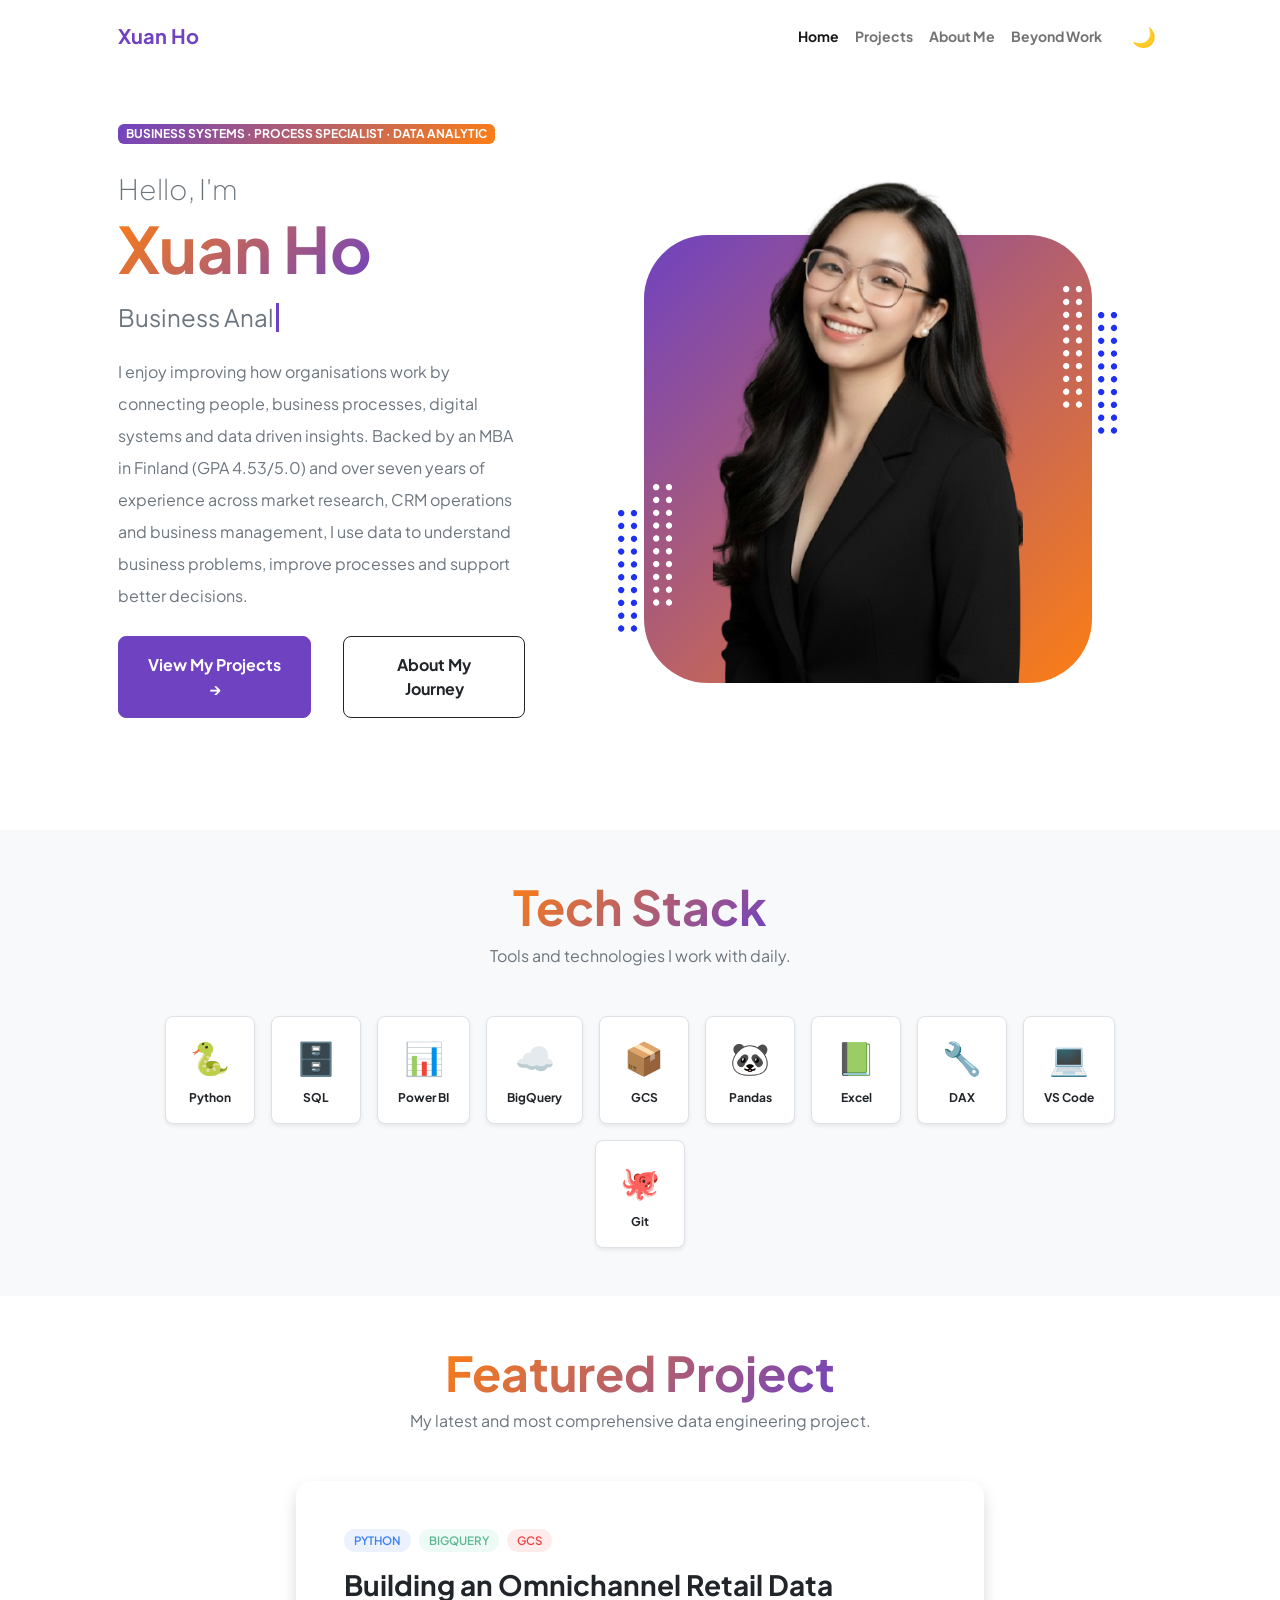
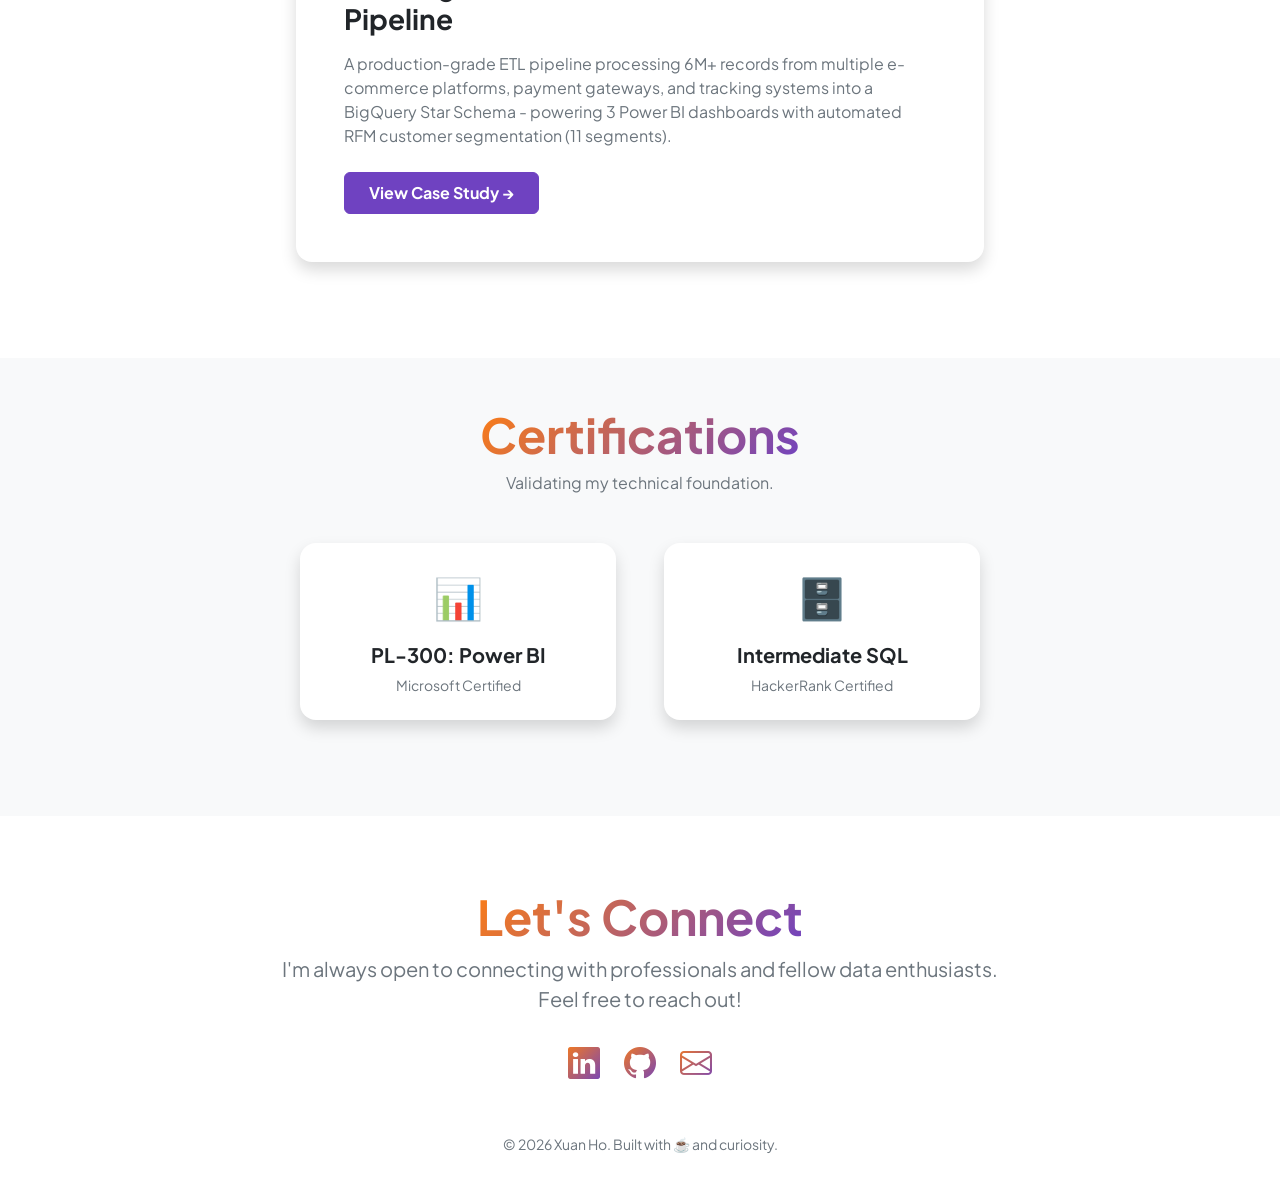
<file: index.html>
<!DOCTYPE html>
<html lang="en">

<head>
    <meta charset="utf-8" />
    <meta name="viewport" content="width=device-width, initial-scale=1, shrink-to-fit=no" />
    <meta name="description"
        content="Xuan Ho (Susan Ho) - Data Analyst specializing in ETL pipelines, Power BI dashboards, and SQL analytics. Based in Helsinki, Finland." />
    <title>Xuan Ho - Data Analyst Portfolio</title>
    <!-- Open Graph / LinkedIn / Facebook -->
    <meta property="og:type" content="website">
    <meta property="og:url" content="https://hothanhxuan.github.io/">
    <meta property="og:title" content="Xuan Ho - Data Analyst Portfolio">
    <meta property="og:description"
        content="Xuan Ho (Susan Ho) - Data Analyst specializing in ETL pipelines, Power BI dashboards, and SQL analytics. Based in Helsinki, Finland.">
    <meta property="og:image" content="https://hothanhxuan.github.io/assets/images/og-cover.png">

    <!-- Twitter -->
    <meta property="twitter:card" content="summary_large_image">
    <meta property="twitter:url" content="https://hothanhxuan.github.io/">
    <meta property="twitter:title" content="Xuan Ho - Data Analyst Portfolio">
    <meta property="twitter:description"
        content="Xuan Ho (Susan Ho) - Data Analyst specializing in ETL pipelines, Power BI dashboards, and SQL analytics. Based in Helsinki, Finland.">
    <meta property="twitter:image" content="https://hothanhxuan.github.io/assets/images/og-cover.png">
    <!-- Favicon-->

    <!-- Custom Google font-->
    <link rel="preconnect" href="https://fonts.googleapis.com" />
    <link rel="preconnect" href="https://fonts.gstatic.com" crossorigin />
    <link
        href="https://fonts.googleapis.com/css2?family=Plus+Jakarta+Sans:wght@100;200;300;400;500;600;700;800;900&amp;display=swap"
        rel="stylesheet" />
    <!-- Bootstrap icons-->
    <link href="https://cdn.jsdelivr.net/npm/bootstrap-icons@1.8.1/font/bootstrap-icons.css" rel="stylesheet" />
    <!-- Bootstrap CSS -->
    <link href="https://cdn.jsdelivr.net/npm/bootstrap@5.2.3/dist/css/bootstrap.min.css" rel="stylesheet" />
    <!-- Core theme CSS -->
    <link href="css/style.css" rel="stylesheet" />
    <link rel="icon"
        href="data:image/svg+xml,<svg xmlns=%22http://www.w3.org/2000/svg%22 viewBox=%220 0 100 100%22><text y=%22.9em%22 font-size=%2290%22>🌸</text></svg>">
</head>

<body class="d-flex flex-column h-100">
    <main class="flex-shrink-0">
        <!-- Navigation-->
        <nav class="navbar navbar-expand-lg navbar-light bg-white py-3">
            <div class="container px-5">
                <a class="navbar-brand" href="index.html"><span class="fw-bolder text-primary">Xuan Ho</span></a>
                <div class="d-flex align-items-center gap-2 d-lg-none">
                    <button class="theme-toggle" id="theme-toggle-mobile" aria-label="Toggle theme"
                        style="width: 32px; height: 32px; border: 1px solid var(--border); border-radius: 50%; background: var(--surface);">
                        <span class="theme-icon" style="font-size: 0.9rem;">🌙</span>
                    </button>
                    <button class="navbar-toggler" type="button" data-bs-toggle="collapse"
                        data-bs-target="#navbarSupportedContent" aria-controls="navbarSupportedContent"
                        aria-expanded="false" aria-label="Toggle navigation"><span
                            class="navbar-toggler-icon"></span></button>
                </div>
                <div class="collapse navbar-collapse" id="navbarSupportedContent">
                    <ul class="navbar-nav ms-auto mb-2 mb-lg-0 small fw-bolder align-items-lg-center">
                        <li class="nav-item"><a class="nav-link active" href="index.html">Home</a></li>
                        <li class="nav-item"><a class="nav-link" href="projects.html">Projects</a></li>
                        <li class="nav-item"><a class="nav-link" href="resume.html">About Me</a></li>
                        <li class="nav-item"><a class="nav-link" href="beyond.html">Beyond Work</a></li>
                        <li class="nav-item ms-lg-3 mt-2 mt-lg-0 d-none d-lg-block">
                            <button class="theme-toggle" id="theme-toggle" aria-label="Toggle theme">
                                <span class="theme-icon">🌙</span>
                            </button>
                        </li>
                    </ul>
                </div>
            </div>
        </nav>

        <!-- Header-->
        <header class="py-5">
            <div class="container px-5 pb-5">
                <div class="row gx-5 align-items-center">
                    <div class="col-lg-5">
                        <!-- Header text content-->
                        <div class="text-center text-lg-start">
                            <div class="badge bg-gradient-primary-to-secondary text-white mb-4">
                                <div class="text-uppercase">Business Systems &middot; Process Specialist &middot;
                                    Data Analytic</div>
                            </div>
                            <div class="fs-3 fw-light text-muted">Hello, I'm</div>
                            <h1 class="display-3 fw-bolder mb-3"><span class="text-gradient d-inline">Xuan Ho</span>
                            </h1>
                            <h2 class="fs-4 fw-normal text-muted mb-4">
                                <span id="typing-text"></span><span class="typing-cursor"></span>
                            </h2>

                            <p class="text-muted mb-4 fw-normal lh-lg" style="font-size: 1.0rem;">
                                I enjoy improving how organisations work by connecting people, business processes,
                                digital systems and data driven insights. Backed by an MBA in Finland (GPA 4.53/5.0) and
                                over seven years of experience across market research, CRM operations and business
                                management, I use data to understand business problems, improve processes and support
                                better decisions.
                            </p>
                            <div class="d-grid gap-3 d-sm-flex justify-content-sm-center justify-content-lg-start mb-3">
                                <a class="btn btn-primary btn-lg px-4 py-3 me-sm-3 fs-6 fw-bolder"
                                    href="projects.html">View My Projects →</a>
                                <a class="btn btn-outline-dark btn-lg px-4 py-3 fs-6 fw-bolder" href="resume.html">About
                                    My Journey</a>
                            </div>
                        </div>
                    </div>
                    <div class="col-lg-7">
                        <div class="d-flex justify-content-center mt-5 mt-lg-0">
                            <div class="profile bg-gradient-primary-to-secondary">
                                <!-- TIP: For best results, use a photo with a transparent background like the demo example below-->
                                <!-- Watch a tutorial on how to do this on YouTube (link)-->
                                <img class="profile-img" src="assets/images/profile.png" alt="Xuan Ho" />
                                <div class="dots-1">
                                    <!-- SVG Dots-->
                                    <svg version="1.1" xmlns="http://www.w3.org/2000/svg"
                                        xmlns:xlink="http://www.w3.org/1999/xlink" x="0px" y="0px"
                                        viewBox="0 0 191.6 1215.4" style="enable-background: new 0 0 191.6 1215.4"
                                        xml:space="preserve">
                                        <g transform="translate(0.000000,1280.000000) scale(0.100000,-0.100000)">
                                            <path
                                                d="M227.7,12788.6c-105-35-200-141-222-248c-43-206,163-412,369-369c155,32,275,190,260,339c-11,105-90,213-190,262        C383.7,12801.6,289.7,12808.6,227.7,12788.6z">
                                            </path>
                                            <path
                                                d="M1507.7,12788.6c-151-50-253-216-222-362c25-119,136-230,254-255c194-41,395,142,375,339c-11,105-90,213-190,262        C1663.7,12801.6,1569.7,12808.6,1507.7,12788.6z">
                                            </path>
                                            <path
                                                d="M227.7,11508.6c-105-35-200-141-222-248c-43-206,163-412,369-369c155,32,275,190,260,339c-11,105-90,213-190,262        C383.7,11521.6,289.7,11528.6,227.7,11508.6z">
                                            </path>
                                            <path
                                                d="M1507.7,11508.6c-151-50-253-216-222-362c25-119,136-230,254-255c194-41,395,142,375,339c-11,105-90,213-190,262        C1663.7,11521.6,1569.7,11528.6,1507.7,11508.6z">
                                            </path>
                                            <path
                                                d="M227.7,10228.6c-105-35-200-141-222-248c-43-206,163-412,369-369c155,32,275,190,260,339c-11,105-90,213-190,262        C383.7,10241.6,289.7,10248.6,227.7,10228.6z">
                                            </path>
                                            <path
                                                d="M1507.7,10228.6c-105-35-200-141-222-248c-43-206,163-412,369-369c155,32,275,190,260,339c-11,105-90,213-190,262        C1663.7,10241.6,1569.7,10248.6,1507.7,10228.6z">
                                            </path>
                                            <path
                                                d="M227.7,8948.6c-105-35-200-141-222-248c-43-206,163-412,369-369c155,32,275,190,260,339c-11,105-90,213-190,262        C383.7,8961.6,289.7,8968.6,227.7,8948.6z">
                                            </path>
                                            <path
                                                d="M1507.7,8948.6c-105-35-200-141-222-248c-43-206,163-412,369-369c155,32,275,190,260,339c-11,105-90,213-190,262        C1663.7,8961.6,1569.7,8968.6,1507.7,8948.6z">
                                            </path>
                                            <path
                                                d="M227.7,7668.6c-105-35-200-141-222-248c-43-206,163-412,369-369c155,32,275,190,260,339c-11,105-90,213-190,262        C383.7,7681.6,289.7,7688.6,227.7,7668.6z">
                                            </path>
                                            <path
                                                d="M1507.7,7668.6c-105-35-200-141-222-248c-43-206,163-412,369-369c155,32,275,190,260,339c-11,105-90,213-190,262        C1663.7,7681.6,1569.7,7688.6,1507.7,7668.6z">
                                            </path>
                                            <path
                                                d="M227.7,6388.6c-105-35-200-141-222-248c-43-206,163-412,369-369c155,32,275,190,260,339c-11,105-90,213-190,262        C383.7,6401.6,289.7,6408.6,227.7,6388.6z">
                                            </path>
                                            <path
                                                d="M1507.7,6388.6c-105-35-200-141-222-248c-43-206,163-412,369-369c155,32,275,190,260,339c-11,105-90,213-190,262        C1663.7,6401.6,1569.7,6408.6,1507.7,6388.6z">
                                            </path>
                                            <path
                                                d="M227.7,5108.6c-105-35-200-141-222-248c-43-206,163-412,369-369c155,32,275,190,260,339c-11,105-90,213-190,262        C383.7,5121.6,289.7,5128.6,227.7,5108.6z">
                                            </path>
                                            <path
                                                d="M1507.7,5108.6c-105-35-200-141-222-248c-43-206,163-412,369-369c155,32,275,190,260,339c-11,105-90,213-190,262        C1663.7,5121.6,1569.7,5128.6,1507.7,5108.6z">
                                            </path>
                                            <path
                                                d="M227.7,3828.6c-105-35-200-141-222-248c-43-206,163-412,369-369c155,32,275,190,260,339c-11,105-90,213-190,262        C383.7,3841.6,289.7,3848.6,227.7,3828.6z">
                                            </path>
                                            <path
                                                d="M1507.7,3828.6c-105-35-200-141-222-248c-43-206,163-412,369-369c155,32,275,190,260,339c-11,105-90,213-190,262        C1663.7,3841.6,1569.7,3848.6,1507.7,3828.6z">
                                            </path>
                                            <path
                                                d="M227.7,2548.6c-105-35-200-141-222-248c-43-206,163-412,369-369c155,32,275,190,260,339c-11,105-90,213-190,262        C383.7,2561.6,289.7,2568.6,227.7,2548.6z">
                                            </path>
                                            <path
                                                d="M1507.7,2548.6c-105-35-200-141-222-248c-43-206,163-412,369-369c155,32,275,190,260,339c-11,105-90,213-190,262        C1663.7,2561.6,1569.7,2568.6,1507.7,2548.6z">
                                            </path>
                                            <path
                                                d="M227.7,1268.6c-105-35-200-141-222-248c-43-206,163-412,369-369c155,32,275,190,260,339c-11,105-90,213-190,262        C383.7,1281.6,289.7,1288.6,227.7,1268.6z">
                                            </path>
                                            <path
                                                d="M1507.7,1268.6c-105-35-200-141-222-248c-43-206,163-412,369-369c155,32,275,190,260,339c-11,105-90,213-190,262        C1663.7,1281.6,1569.7,1288.6,1507.7,1268.6z">
                                            </path>
                                        </g>
                                    </svg>
                                    <!-- END of SVG dots-->
                                </div>
                                <div class="dots-2">
                                    <!-- SVG Dots-->
                                    <svg version="1.1" xmlns="http://www.w3.org/2000/svg"
                                        xmlns:xlink="http://www.w3.org/1999/xlink" x="0px" y="0px"
                                        viewBox="0 0 191.6 1215.4" style="enable-background: new 0 0 191.6 1215.4"
                                        xml:space="preserve">
                                        <g transform="translate(0.000000,1280.000000) scale(0.100000,-0.100000)">
                                            <path
                                                d="M227.7,12788.6c-105-35-200-141-222-248c-43-206,163-412,369-369c155,32,275,190,260,339c-11,105-90,213-190,262        C383.7,12801.6,289.7,12808.6,227.7,12788.6z">
                                            </path>
                                            <path
                                                d="M1507.7,12788.6c-151-50-253-216-222-362c25-119,136-230,254-255c194-41,395,142,375,339c-11,105-90,213-190,262        C1663.7,12801.6,1569.7,12808.6,1507.7,12788.6z">
                                            </path>
                                            <path
                                                d="M227.7,11508.6c-105-35-200-141-222-248c-43-206,163-412,369-369c155,32,275,190,260,339c-11,105-90,213-190,262        C383.7,11521.6,289.7,11528.6,227.7,11508.6z">
                                            </path>
                                            <path
                                                d="M1507.7,11508.6c-151-50-253-216-222-362c25-119,136-230,254-255c194-41,395,142,375,339c-11,105-90,213-190,262        C1663.7,11521.6,1569.7,11528.6,1507.7,11508.6z">
                                            </path>
                                            <path
                                                d="M227.7,10228.6c-105-35-200-141-222-248c-43-206,163-412,369-369c155,32,275,190,260,339c-11,105-90,213-190,262        C383.7,10241.6,289.7,10248.6,227.7,10228.6z">
                                            </path>
                                            <path
                                                d="M1507.7,10228.6c-105-35-200-141-222-248c-43-206,163-412,369-369c155,32,275,190,260,339c-11,105-90,213-190,262        C1663.7,10241.6,1569.7,10248.6,1507.7,10228.6z">
                                            </path>
                                            <path
                                                d="M227.7,8948.6c-105-35-200-141-222-248c-43-206,163-412,369-369c155,32,275,190,260,339c-11,105-90,213-190,262        C383.7,8961.6,289.7,8968.6,227.7,8948.6z">
                                            </path>
                                            <path
                                                d="M1507.7,8948.6c-105-35-200-141-222-248c-43-206,163-412,369-369c155,32,275,190,260,339c-11,105-90,213-190,262        C1663.7,8961.6,1569.7,8968.6,1507.7,8948.6z">
                                            </path>
                                            <path
                                                d="M227.7,7668.6c-105-35-200-141-222-248c-43-206,163-412,369-369c155,32,275,190,260,339c-11,105-90,213-190,262        C383.7,7681.6,289.7,7688.6,227.7,7668.6z">
                                            </path>
                                            <path
                                                d="M1507.7,7668.6c-105-35-200-141-222-248c-43-206,163-412,369-369c155,32,275,190,260,339c-11,105-90,213-190,262        C1663.7,7681.6,1569.7,7688.6,1507.7,7668.6z">
                                            </path>
                                            <path
                                                d="M227.7,6388.6c-105-35-200-141-222-248c-43-206,163-412,369-369c155,32,275,190,260,339c-11,105-90,213-190,262        C383.7,6401.6,289.7,6408.6,227.7,6388.6z">
                                            </path>
                                            <path
                                                d="M1507.7,6388.6c-105-35-200-141-222-248c-43-206,163-412,369-369c155,32,275,190,260,339c-11,105-90,213-190,262        C1663.7,6401.6,1569.7,6408.6,1507.7,6388.6z">
                                            </path>
                                            <path
                                                d="M227.7,5108.6c-105-35-200-141-222-248c-43-206,163-412,369-369c155,32,275,190,260,339c-11,105-90,213-190,262        C383.7,5121.6,289.7,5128.6,227.7,5108.6z">
                                            </path>
                                            <path
                                                d="M1507.7,5108.6c-105-35-200-141-222-248c-43-206,163-412,369-369c155,32,275,190,260,339c-11,105-90,213-190,262        C1663.7,5121.6,1569.7,5128.6,1507.7,5108.6z">
                                            </path>
                                            <path
                                                d="M227.7,3828.6c-105-35-200-141-222-248c-43-206,163-412,369-369c155,32,275,190,260,339c-11,105-90,213-190,262        C383.7,3841.6,289.7,3848.6,227.7,3828.6z">
                                            </path>
                                            <path
                                                d="M1507.7,3828.6c-105-35-200-141-222-248c-43-206,163-412,369-369c155,32,275,190,260,339c-11,105-90,213-190,262        C1663.7,3841.6,1569.7,3848.6,1507.7,3828.6z">
                                            </path>
                                            <path
                                                d="M227.7,2548.6c-105-35-200-141-222-248c-43-206,163-412,369-369c155,32,275,190,260,339c-11,105-90,213-190,262        C383.7,2561.6,289.7,2568.6,227.7,2548.6z">
                                            </path>
                                            <path
                                                d="M1507.7,2548.6c-105-35-200-141-222-248c-43-206,163-412,369-369c155,32,275,190,260,339c-11,105-90,213-190,262        C1663.7,2561.6,1569.7,2568.6,1507.7,2548.6z">
                                            </path>
                                            <path
                                                d="M227.7,1268.6c-105-35-200-141-222-248c-43-206,163-412,369-369c155,32,275,190,260,339c-11,105-90,213-190,262        C383.7,1281.6,289.7,1288.6,227.7,1268.6z">
                                            </path>
                                            <path
                                                d="M1507.7,1268.6c-105-35-200-141-222-248c-43-206,163-412,369-369c155,32,275,190,260,339c-11,105-90,213-190,262        C1663.7,1281.6,1569.7,1288.6,1507.7,1268.6z">
                                            </path>
                                        </g>
                                    </svg>
                                    <!-- END of SVG dots-->
                                </div>
                                <div class="dots-3">
                                    <!-- SVG Dots-->
                                    <svg version="1.1" xmlns="http://www.w3.org/2000/svg"
                                        xmlns:xlink="http://www.w3.org/1999/xlink" x="0px" y="0px"
                                        viewBox="0 0 191.6 1215.4" style="enable-background: new 0 0 191.6 1215.4"
                                        xml:space="preserve">
                                        <g transform="translate(0.000000,1280.000000) scale(0.100000,-0.100000)">
                                            <path
                                                d="M227.7,12788.6c-105-35-200-141-222-248c-43-206,163-412,369-369c155,32,275,190,260,339c-11,105-90,213-190,262        C383.7,12801.6,289.7,12808.6,227.7,12788.6z">
                                            </path>
                                            <path
                                                d="M1507.7,12788.6c-151-50-253-216-222-362c25-119,136-230,254-255c194-41,395,142,375,339c-11,105-90,213-190,262        C1663.7,12801.6,1569.7,12808.6,1507.7,12788.6z">
                                            </path>
                                            <path
                                                d="M227.7,11508.6c-105-35-200-141-222-248c-43-206,163-412,369-369c155,32,275,190,260,339c-11,105-90,213-190,262        C383.7,11521.6,289.7,11528.6,227.7,11508.6z">
                                            </path>
                                            <path
                                                d="M1507.7,11508.6c-151-50-253-216-222-362c25-119,136-230,254-255c194-41,395,142,375,339c-11,105-90,213-190,262        C1663.7,11521.6,1569.7,11528.6,1507.7,11508.6z">
                                            </path>
                                            <path
                                                d="M227.7,10228.6c-105-35-200-141-222-248c-43-206,163-412,369-369c155,32,275,190,260,339c-11,105-90,213-190,262        C383.7,10241.6,289.7,10248.6,227.7,10228.6z">
                                            </path>
                                            <path
                                                d="M1507.7,10228.6c-105-35-200-141-222-248c-43-206,163-412,369-369c155,32,275,190,260,339c-11,105-90,213-190,262        C1663.7,10241.6,1569.7,10248.6,1507.7,10228.6z">
                                            </path>
                                            <path
                                                d="M227.7,8948.6c-105-35-200-141-222-248c-43-206,163-412,369-369c155,32,275,190,260,339c-11,105-90,213-190,262        C383.7,8961.6,289.7,8968.6,227.7,8948.6z">
                                            </path>
                                            <path
                                                d="M1507.7,8948.6c-105-35-200-141-222-248c-43-206,163-412,369-369c155,32,275,190,260,339c-11,105-90,213-190,262        C1663.7,8961.6,1569.7,8968.6,1507.7,8948.6z">
                                            </path>
                                            <path
                                                d="M227.7,7668.6c-105-35-200-141-222-248c-43-206,163-412,369-369c155,32,275,190,260,339c-11,105-90,213-190,262        C383.7,7681.6,289.7,7688.6,227.7,7668.6z">
                                            </path>
                                            <path
                                                d="M1507.7,7668.6c-105-35-200-141-222-248c-43-206,163-412,369-369c155,32,275,190,260,339c-11,105-90,213-190,262        C1663.7,7681.6,1569.7,7688.6,1507.7,7668.6z">
                                            </path>
                                            <path
                                                d="M227.7,6388.6c-105-35-200-141-222-248c-43-206,163-412,369-369c155,32,275,190,260,339c-11,105-90,213-190,262        C383.7,6401.6,289.7,6408.6,227.7,6388.6z">
                                            </path>
                                            <path
                                                d="M1507.7,6388.6c-105-35-200-141-222-248c-43-206,163-412,369-369c155,32,275,190,260,339c-11,105-90,213-190,262        C1663.7,6401.6,1569.7,6408.6,1507.7,6388.6z">
                                            </path>
                                            <path
                                                d="M227.7,5108.6c-105-35-200-141-222-248c-43-206,163-412,369-369c155,32,275,190,260,339c-11,105-90,213-190,262        C383.7,5121.6,289.7,5128.6,227.7,5108.6z">
                                            </path>
                                            <path
                                                d="M1507.7,5108.6c-105-35-200-141-222-248c-43-206,163-412,369-369c155,32,275,190,260,339c-11,105-90,213-190,262        C1663.7,5121.6,1569.7,5128.6,1507.7,5108.6z">
                                            </path>
                                            <path
                                                d="M227.7,3828.6c-105-35-200-141-222-248c-43-206,163-412,369-369c155,32,275,190,260,339c-11,105-90,213-190,262        C383.7,3841.6,289.7,3848.6,227.7,3828.6z">
                                            </path>
                                            <path
                                                d="M1507.7,3828.6c-105-35-200-141-222-248c-43-206,163-412,369-369c155,32,275,190,260,339c-11,105-90,213-190,262        C1663.7,3841.6,1569.7,3848.6,1507.7,3828.6z">
                                            </path>
                                            <path
                                                d="M227.7,2548.6c-105-35-200-141-222-248c-43-206,163-412,369-369c155,32,275,190,260,339c-11,105-90,213-190,262        C383.7,2561.6,289.7,2568.6,227.7,2548.6z">
                                            </path>
                                            <path
                                                d="M1507.7,2548.6c-105-35-200-141-222-248c-43-206,163-412,369-369c155,32,275,190,260,339c-11,105-90,213-190,262        C1663.7,2561.6,1569.7,2568.6,1507.7,2548.6z">
                                            </path>
                                            <path
                                                d="M227.7,1268.6c-105-35-200-141-222-248c-43-206,163-412,369-369c155,32,275,190,260,339c-11,105-90,213-190,262        C383.7,1281.6,289.7,1288.6,227.7,1268.6z">
                                            </path>
                                            <path
                                                d="M1507.7,1268.6c-105-35-200-141-222-248c-43-206,163-412,369-369c155,32,275,190,260,339c-11,105-90,213-190,262        C1663.7,1281.6,1569.7,1288.6,1507.7,1268.6z">
                                            </path>
                                        </g>
                                    </svg>
                                    <!-- END of SVG dots-->
                                </div>
                                <div class="dots-4">
                                    <!-- SVG Dots-->
                                    <svg version="1.1" xmlns="http://www.w3.org/2000/svg"
                                        xmlns:xlink="http://www.w3.org/1999/xlink" x="0px" y="0px"
                                        viewBox="0 0 191.6 1215.4" style="enable-background: new 0 0 191.6 1215.4"
                                        xml:space="preserve">
                                        <g transform="translate(0.000000,1280.000000) scale(0.100000,-0.100000)">
                                            <path
                                                d="M227.7,12788.6c-105-35-200-141-222-248c-43-206,163-412,369-369c155,32,275,190,260,339c-11,105-90,213-190,262        C383.7,12801.6,289.7,12808.6,227.7,12788.6z">
                                            </path>
                                            <path
                                                d="M1507.7,12788.6c-151-50-253-216-222-362c25-119,136-230,254-255c194-41,395,142,375,339c-11,105-90,213-190,262        C1663.7,12801.6,1569.7,12808.6,1507.7,12788.6z">
                                            </path>
                                            <path
                                                d="M227.7,11508.6c-105-35-200-141-222-248c-43-206,163-412,369-369c155,32,275,190,260,339c-11,105-90,213-190,262        C383.7,11521.6,289.7,11528.6,227.7,11508.6z">
                                            </path>
                                            <path
                                                d="M1507.7,11508.6c-151-50-253-216-222-362c25-119,136-230,254-255c194-41,395,142,375,339c-11,105-90,213-190,262        C1663.7,11521.6,1569.7,11528.6,1507.7,11508.6z">
                                            </path>
                                            <path
                                                d="M227.7,10228.6c-105-35-200-141-222-248c-43-206,163-412,369-369c155,32,275,190,260,339c-11,105-90,213-190,262        C383.7,10241.6,289.7,10248.6,227.7,10228.6z">
                                            </path>
                                            <path
                                                d="M1507.7,10228.6c-105-35-200-141-222-248c-43-206,163-412,369-369c155,32,275,190,260,339c-11,105-90,213-190,262        C1663.7,10241.6,1569.7,10248.6,1507.7,10228.6z">
                                            </path>
                                            <path
                                                d="M227.7,8948.6c-105-35-200-141-222-248c-43-206,163-412,369-369c155,32,275,190,260,339c-11,105-90,213-190,262        C383.7,8961.6,289.7,8968.6,227.7,8948.6z">
                                            </path>
                                            <path
                                                d="M1507.7,8948.6c-105-35-200-141-222-248c-43-206,163-412,369-369c155,32,275,190,260,339c-11,105-90,213-190,262        C1663.7,8961.6,1569.7,8968.6,1507.7,8948.6z">
                                            </path>
                                            <path
                                                d="M227.7,7668.6c-105-35-200-141-222-248c-43-206,163-412,369-369c155,32,275,190,260,339c-11,105-90,213-190,262        C383.7,7681.6,289.7,7688.6,227.7,7668.6z">
                                            </path>
                                            <path
                                                d="M1507.7,7668.6c-105-35-200-141-222-248c-43-206,163-412,369-369c155,32,275,190,260,339c-11,105-90,213-190,262        C1663.7,7681.6,1569.7,7688.6,1507.7,7668.6z">
                                            </path>
                                            <path
                                                d="M227.7,6388.6c-105-35-200-141-222-248c-43-206,163-412,369-369c155,32,275,190,260,339c-11,105-90,213-190,262        C383.7,6401.6,289.7,6408.6,227.7,6388.6z">
                                            </path>
                                            <path
                                                d="M1507.7,6388.6c-105-35-200-141-222-248c-43-206,163-412,369-369c155,32,275,190,260,339c-11,105-90,213-190,262        C1663.7,6401.6,1569.7,6408.6,1507.7,6388.6z">
                                            </path>
                                            <path
                                                d="M227.7,5108.6c-105-35-200-141-222-248c-43-206,163-412,369-369c155,32,275,190,260,339c-11,105-90,213-190,262        C383.7,5121.6,289.7,5128.6,227.7,5108.6z">
                                            </path>
                                            <path
                                                d="M1507.7,5108.6c-105-35-200-141-222-248c-43-206,163-412,369-369c155,32,275,190,260,339c-11,105-90,213-190,262        C1663.7,5121.6,1569.7,5128.6,1507.7,5108.6z">
                                            </path>
                                            <path
                                                d="M227.7,3828.6c-105-35-200-141-222-248c-43-206,163-412,369-369c155,32,275,190,260,339c-11,105-90,213-190,262        C383.7,3841.6,289.7,3848.6,227.7,3828.6z">
                                            </path>
                                            <path
                                                d="M1507.7,3828.6c-105-35-200-141-222-248c-43-206,163-412,369-369c155,32,275,190,260,339c-11,105-90,213-190,262        C1663.7,3841.6,1569.7,3848.6,1507.7,3828.6z">
                                            </path>
                                            <path
                                                d="M227.7,2548.6c-105-35-200-141-222-248c-43-206,163-412,369-369c155,32,275,190,260,339c-11,105-90,213-190,262        C383.7,2561.6,289.7,2568.6,227.7,2548.6z">
                                            </path>
                                            <path
                                                d="M1507.7,2548.6c-105-35-200-141-222-248c-43-206,163-412,369-369c155,32,275,190,260,339c-11,105-90,213-190,262        C1663.7,2561.6,1569.7,2568.6,1507.7,2548.6z">
                                            </path>
                                            <path
                                                d="M227.7,1268.6c-105-35-200-141-222-248c-43-206,163-412,369-369c155,32,275,190,260,339c-11,105-90,213-190,262        C383.7,1281.6,289.7,1288.6,227.7,1268.6z">
                                            </path>
                                            <path
                                                d="M1507.7,1268.6c-105-35-200-141-222-248c-43-206,163-412,369-369c155,32,275,190,260,339c-11,105-90,213-190,262        C1663.7,1281.6,1569.7,1288.6,1507.7,1268.6z">
                                            </path>
                                        </g>
                                    </svg>
                                    <!-- END of SVG dots-->
                                </div>
                            </div>

                        </div>
                    </div>
                </div>
            </div>
        </header>

        <!-- Tech Stack Section -->
        <section class="bg-light py-5">
            <div class="container px-5">
                <div class="text-center mb-5">
                    <h2 class="display-5 fw-bolder"><span class="text-gradient d-inline">Tech Stack</span></h2>
                    <p class="text-muted">Tools and technologies I work with daily.</p>
                </div>
                <div class="d-flex flex-wrap justify-content-center gap-3">
                    <div class="tech-item bg-white shadow-sm"
                        style="display: flex; flex-direction: column; align-items: center; gap: 8px; padding: 16px 20px; border: 1px solid var(--border); border-radius: var(--radius); min-width: 90px;">
                        <span class="tech-icon fs-2">🐍</span><span class="fw-bolder"
                            style="font-size: 0.75rem;">Python</span>
                    </div>
                    <div class="tech-item bg-white shadow-sm"
                        style="display: flex; flex-direction: column; align-items: center; gap: 8px; padding: 16px 20px; border: 1px solid var(--border); border-radius: var(--radius); min-width: 90px;">
                        <span class="tech-icon fs-2">🗄️</span><span class="fw-bolder"
                            style="font-size: 0.75rem;">SQL</span>
                    </div>
                    <div class="tech-item bg-white shadow-sm"
                        style="display: flex; flex-direction: column; align-items: center; gap: 8px; padding: 16px 20px; border: 1px solid var(--border); border-radius: var(--radius); min-width: 90px;">
                        <span class="tech-icon fs-2">📊</span><span class="fw-bolder" style="font-size: 0.75rem;">Power
                            BI</span>
                    </div>
                    <div class="tech-item bg-white shadow-sm"
                        style="display: flex; flex-direction: column; align-items: center; gap: 8px; padding: 16px 20px; border: 1px solid var(--border); border-radius: var(--radius); min-width: 90px;">
                        <span class="tech-icon fs-2">☁️</span><span class="fw-bolder"
                            style="font-size: 0.75rem;">BigQuery</span>
                    </div>
                    <div class="tech-item bg-white shadow-sm"
                        style="display: flex; flex-direction: column; align-items: center; gap: 8px; padding: 16px 20px; border: 1px solid var(--border); border-radius: var(--radius); min-width: 90px;">
                        <span class="tech-icon fs-2">📦</span><span class="fw-bolder"
                            style="font-size: 0.75rem;">GCS</span>
                    </div>
                    <div class="tech-item bg-white shadow-sm"
                        style="display: flex; flex-direction: column; align-items: center; gap: 8px; padding: 16px 20px; border: 1px solid var(--border); border-radius: var(--radius); min-width: 90px;">
                        <span class="tech-icon fs-2">🐼</span><span class="fw-bolder"
                            style="font-size: 0.75rem;">Pandas</span>
                    </div>
                    <div class="tech-item bg-white shadow-sm"
                        style="display: flex; flex-direction: column; align-items: center; gap: 8px; padding: 16px 20px; border: 1px solid var(--border); border-radius: var(--radius); min-width: 90px;">
                        <span class="tech-icon fs-2">📗</span><span class="fw-bolder"
                            style="font-size: 0.75rem;">Excel</span>
                    </div>
                    <div class="tech-item bg-white shadow-sm"
                        style="display: flex; flex-direction: column; align-items: center; gap: 8px; padding: 16px 20px; border: 1px solid var(--border); border-radius: var(--radius); min-width: 90px;">
                        <span class="tech-icon fs-2">🔧</span><span class="fw-bolder"
                            style="font-size: 0.75rem;">DAX</span>
                    </div>
                    <div class="tech-item bg-white shadow-sm"
                        style="display: flex; flex-direction: column; align-items: center; gap: 8px; padding: 16px 20px; border: 1px solid var(--border); border-radius: var(--radius); min-width: 90px;">
                        <span class="tech-icon fs-2">💻</span><span class="fw-bolder" style="font-size: 0.75rem;">VS
                            Code</span>
                    </div>
                    <div class="tech-item bg-white shadow-sm"
                        style="display: flex; flex-direction: column; align-items: center; gap: 8px; padding: 16px 20px; border: 1px solid var(--border); border-radius: var(--radius); min-width: 90px;">
                        <span class="tech-icon fs-2">🐙</span><span class="fw-bolder"
                            style="font-size: 0.75rem;">Git</span>
                    </div>
                </div>
            </div>
        </section>

        <!-- Featured Project Section -->
        <section class="py-5">
            <div class="container px-5">
                <div class="text-center mb-5">
                    <h2 class="display-5 fw-bolder"><span class="text-gradient d-inline">Featured Project</span></h2>
                    <p class="text-muted">My latest and most comprehensive data engineering project.</p>
                </div>
                <div class="row justify-content-center">
                    <div class="col-lg-8">
                        <div class="card shadow border-0 rounded-4 mb-5 bg-white">
                            <div class="card-body p-5">
                                <div class="d-flex flex-wrap gap-2 mb-3">
                                    <span class="project-tag tag-python"
                                        style="padding: 3px 10px; border-radius: var(--radius-full); font-size: 0.72rem; font-weight: 600; text-transform: uppercase; background: rgba(59,130,246,0.1); color: #3B82F6;">Python</span>
                                    <span class="project-tag tag-bigquery"
                                        style="padding: 3px 10px; border-radius: var(--radius-full); font-size: 0.72rem; font-weight: 600; text-transform: uppercase; background: rgba(168,230,207,0.2); color: #5cb892;">BigQuery</span>
                                    <span class="project-tag tag-gcs"
                                        style="padding: 3px 10px; border-radius: var(--radius-full); font-size: 0.72rem; font-weight: 600; text-transform: uppercase; background: rgba(239,68,68,0.1); color: #EF4444;">GCS</span>
                                </div>
                                <h3 class="fw-bolder mb-3">Building an Omnichannel Retail Data Pipeline</h3>
                                <p class="text-muted mb-4">
                                    A production-grade ETL pipeline processing 6M+ records from multiple e-commerce
                                    platforms,
                                    payment gateways, and tracking systems into a BigQuery Star Schema - powering 3
                                    Power BI dashboards
                                    with automated RFM customer segmentation (11 segments).
                                </p>
                                <a href="projects/etl-pipeline.html" class="btn btn-primary px-4 py-2 fw-bolder">
                                    View Case Study →
                                </a>
                            </div>
                        </div>
                    </div>
                </div>
            </div>
        </section>

        <!-- Certifications Section -->
        <section class="bg-light py-5">
            <div class="container px-5">
                <div class="row gx-5 justify-content-center">
                    <div class="col-xxl-8">
                        <div class="text-center mb-5">
                            <h2 class="display-5 fw-bolder"><span class="text-gradient d-inline">Certifications</span>
                            </h2>
                            <p class="text-muted">Validating my technical foundation.</p>
                        </div>
                        <!-- Cert Grid -->
                        <div class="row gx-5 justify-content-center">
                            <div class="col-lg-4 col-md-6 mb-5">
                                <div class="card h-100 shadow border-0 rounded-4 bg-white">
                                    <div class="card-body p-4 text-center">
                                        <div class="fs-1 mb-3">📊</div>
                                        <h5 class="fw-bolder">PL-300: Power BI</h5>
                                        <div class="small text-muted">Microsoft Certified</div>
                                    </div>
                                </div>
                            </div>
                            <div class="col-lg-4 col-md-6 mb-5">
                                <div class="card h-100 shadow border-0 rounded-4 bg-white">
                                    <div class="card-body p-4 text-center">
                                        <div class="fs-1 mb-3">🗄️</div>
                                        <h5 class="fw-bolder">Intermediate SQL</h5>
                                        <div class="small text-muted">HackerRank Certified</div>
                                    </div>
                                </div>
                            </div>
                        </div>
                    </div>
                </div>
            </div>
        </section>

    </main>

    <!-- Footer-->
    <footer class="bg-white py-4 mt-auto">
        <div class="container px-5">
            <div class="text-center my-5">
                <h2 class="display-5 fw-bolder"><span class="text-gradient d-inline">Let's Connect</span></h2>
                <p class="lead fw-normal text-muted mb-4">I'm always open to connecting with professionals and fellow
                    data
                    enthusiasts. <br> Feel free to reach out!</p>
                <div class="d-flex justify-content-center fs-2 gap-4">
                    <a class="text-gradient" href="https://linkedin.com/in/xuanhothanh" target="_blank"
                        title="LinkedIn"><i class="bi bi-linkedin"></i></a>
                    <a class="text-gradient" href="https://github.com/hothanhxuan" target="_blank" title="GitHub"><i
                            class="bi bi-github"></i></a>
                    <a class="text-gradient" href="mailto:susanngo1995@gmail.com" title="Email"><i
                            class="bi bi-envelope"></i></a>
                </div>
            </div>
            <div class="row align-items-center justify-content-center flex-column flex-sm-row">
                <div class="col-auto">
                    <div class="small m-0 text-muted">© 2026 Xuan Ho. Built with ☕ and curiosity.</div>
                </div>
            </div>
        </div>
    </footer>

    <button class="back-to-top" id="back-to-top" aria-label="Back to top">↑</button>

    <!-- Bootstrap core JS-->
    <script src="https://cdn.jsdelivr.net/npm/bootstrap@5.2.3/dist/js/bootstrap.bundle.min.js"></script>
    <!-- Core theme JS-->
    <script src="js/main.js"></script>
    <script>
        // Mobile theme toggle sync
        const mobileToggle = document.getElementById('theme-toggle-mobile');
        if (window.innerWidth <= 768 && mobileToggle) {
            mobileToggle.style.display = 'flex';
        }
        window.addEventListener('resize', () => {
            if (mobileToggle) mobileToggle.style.display = window.innerWidth <= 768 ? 'flex' : 'none';
        });
        mobileToggle?.addEventListener('click', () => {
            const current = document.documentElement.getAttribute('data-theme');
            setTheme(current === 'dark' ? 'light' : 'dark');
            const icon = mobileToggle.querySelector('.theme-icon');
            if (icon) icon.textContent = document.documentElement.getAttribute('data-theme') === 'dark' ? '☀️' : '🌙';
        });
    </script>
</body>

</html>
</file>
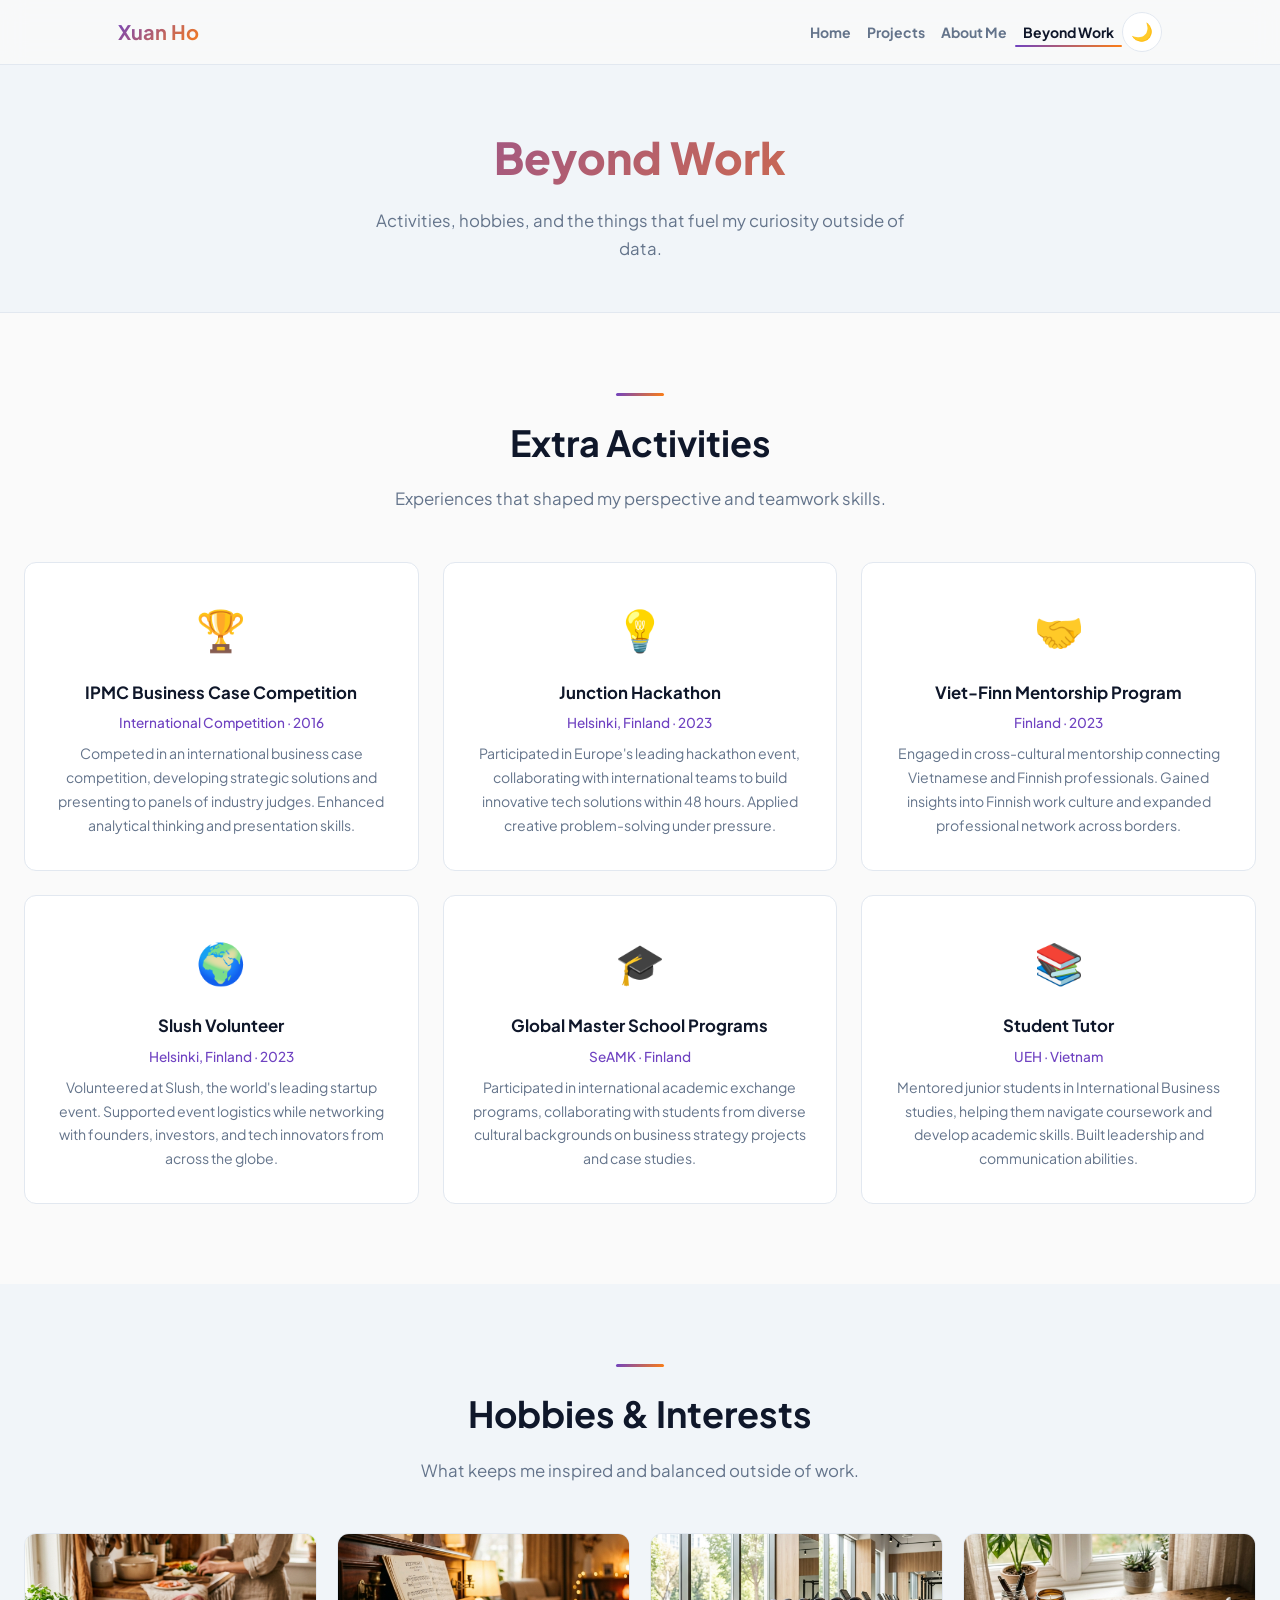
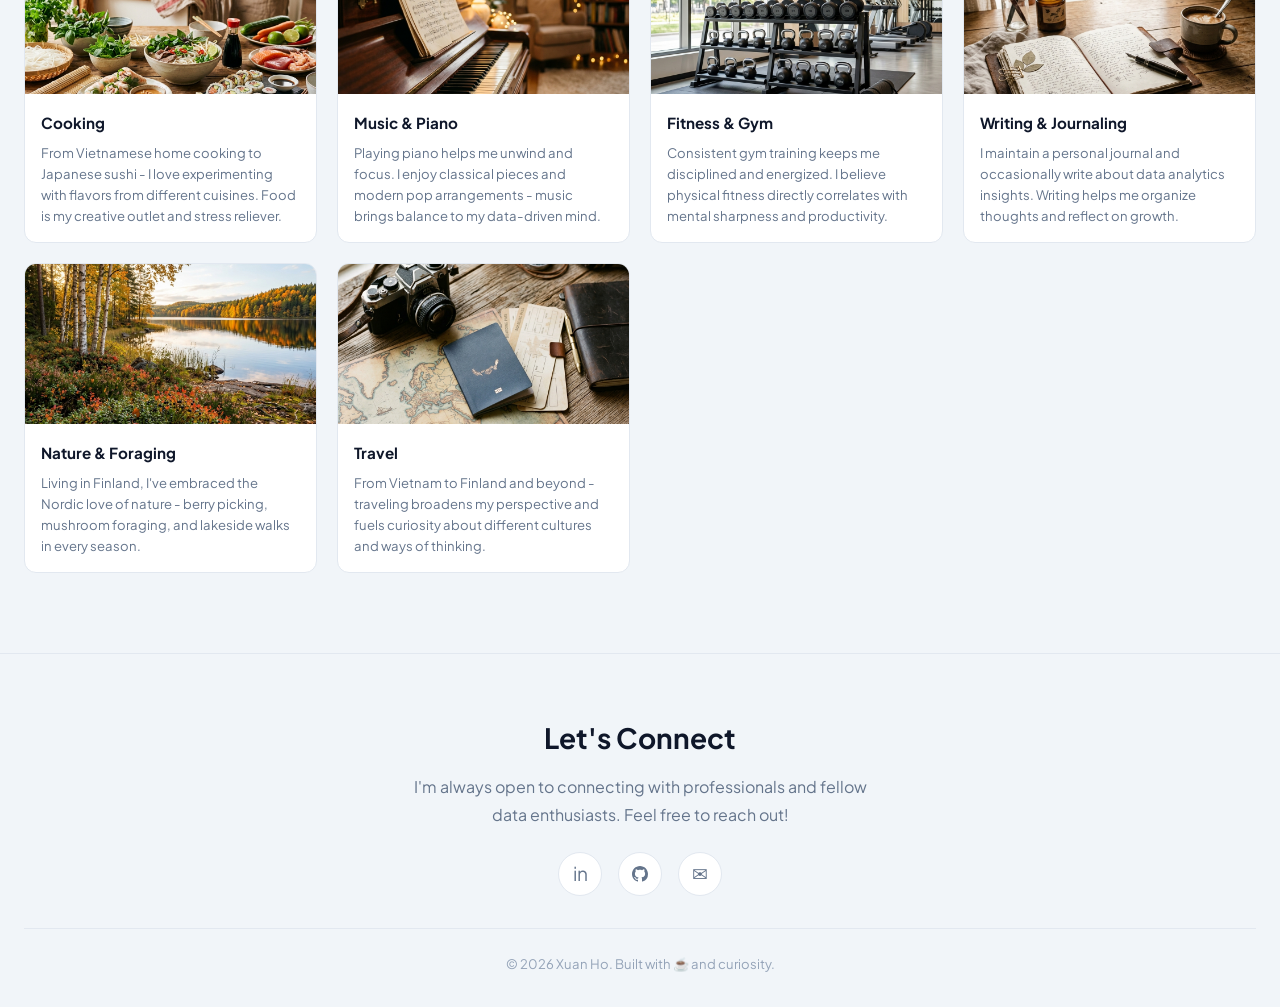
<file: beyond.html>
<!DOCTYPE html>
<html lang="en">
<head>
  <meta charset="UTF-8">
  <meta name="viewport" content="width=device-width, initial-scale=1.0">
  <title>Beyond Work - Xuan Ho</title>
  <meta name="description" content="Xuan Ho's extracurricular activities, hobbies, and interests beyond the data world.">
  <link rel="stylesheet" href="css/custom.css">
<link rel="icon" href="data:image/svg+xml,<svg xmlns=%22http://www.w3.org/2000/svg%22 viewBox=%220 0 100 100%22><text y=%22.9em%22 font-size=%2290%22>🌸</text></svg>">
</head>
<body>
  <!-- Navbar -->
  <nav class="navbar">
    <div class="nav-container">
      <a href="index.html" class="nav-logo">Xuan Ho</a>
      <ul class="nav-links" id="nav-links">
        <li><a href="index.html">Home</a></li>
        <li><a href="projects.html">Projects</a></li>
        <li><a href="resume.html">About Me</a></li>
        <li><a href="beyond.html" class="active">Beyond Work</a></li>
        <li><button class="theme-toggle" id="theme-toggle" aria-label="Toggle theme"><span class="theme-icon">🌙</span></button></li>
      </ul>
      <div style="display:flex;align-items:center;gap:12px">
        <button class="theme-toggle" id="theme-toggle-mobile" aria-label="Toggle theme" style="display:none"><span class="theme-icon">🌙</span></button>
        <button class="hamburger" id="hamburger" aria-label="Menu"><span></span><span></span><span></span></button>
      </div>
    </div>
  </nav>
  <div class="nav-overlay" id="nav-overlay"></div>

  <!-- Page Header -->
  <div class="page-header">
    <h1>Beyond Work</h1>
    <p>Activities, hobbies, and the things that fuel my curiosity outside of data.</p>
  </div>

  <!-- Extra Activities -->
  <section class="section">
    <div class="container">
      <div class="section-header reveal">
        <div class="section-line"></div>
        <h2>Extra Activities</h2>
        <p>Experiences that shaped my perspective and teamwork skills.</p>
      </div>
      <div class="activities-grid">
        <div class="card activity-card reveal">
          <div class="activity-icon">🏆</div>
          <h3>IPMC Business Case Competition</h3>
          <div class="activity-org">International Competition · 2016</div>
          <p>Competed in an international business case competition, developing strategic solutions and presenting to panels of industry judges. Enhanced analytical thinking and presentation skills.</p>
        </div>

        <div class="card activity-card reveal">
          <div class="activity-icon">💡</div>
          <h3>Junction Hackathon</h3>
          <div class="activity-org">Helsinki, Finland · 2023</div>
          <p>Participated in Europe's leading hackathon event, collaborating with international teams to build innovative tech solutions within 48 hours. Applied creative problem-solving under pressure.</p>
        </div>

        <div class="card activity-card reveal">
          <div class="activity-icon">🤝</div>
          <h3>Viet-Finn Mentorship Program</h3>
          <div class="activity-org">Finland · 2023</div>
          <p>Engaged in cross-cultural mentorship connecting Vietnamese and Finnish professionals. Gained insights into Finnish work culture and expanded professional network across borders.</p>
        </div>

        <div class="card activity-card reveal">
          <div class="activity-icon">🌍</div>
          <h3>Slush Volunteer</h3>
          <div class="activity-org">Helsinki, Finland · 2023</div>
          <p>Volunteered at Slush, the world's leading startup event. Supported event logistics while networking with founders, investors, and tech innovators from across the globe.</p>
        </div>

        <div class="card activity-card reveal">
          <div class="activity-icon">🎓</div>
          <h3>Global Master School Programs</h3>
          <div class="activity-org">SeAMK · Finland</div>
          <p>Participated in international academic exchange programs, collaborating with students from diverse cultural backgrounds on business strategy projects and case studies.</p>
        </div>

        <div class="card activity-card reveal">
          <div class="activity-icon">📚</div>
          <h3>Student Tutor</h3>
          <div class="activity-org">UEH · Vietnam</div>
          <p>Mentored junior students in International Business studies, helping them navigate coursework and develop academic skills. Built leadership and communication abilities.</p>
        </div>
      </div>
    </div>
  </section>

  <!-- Hobbies -->
  <section class="section section-alt">
    <div class="container">
      <div class="section-header reveal">
        <div class="section-line"></div>
        <h2>Hobbies & Interests</h2>
        <p>What keeps me inspired and balanced outside of work.</p>
      </div>
      <div class="hobbies-grid">
        <div class="hobby-card reveal">
          <div class="hobby-img"><img src="assets/images/hobbies/cooking.png" alt="Cooking" loading="lazy"></div>
          <div class="hobby-body">
            <h4>Cooking</h4>
            <p>From Vietnamese home cooking to Japanese sushi - I love experimenting with flavors from different cuisines. Food is my creative outlet and stress reliever.</p>
          </div>
        </div>

        <div class="hobby-card reveal">
          <div class="hobby-img"><img src="assets/images/hobbies/piano.png" alt="Music & Piano" loading="lazy"></div>
          <div class="hobby-body">
            <h4>Music & Piano</h4>
            <p>Playing piano helps me unwind and focus. I enjoy classical pieces and modern pop arrangements - music brings balance to my data-driven mind.</p>
          </div>
        </div>

        <div class="hobby-card reveal">
          <div class="hobby-img"><img src="assets/images/hobbies/gym.png" alt="Fitness & Gym" loading="lazy"></div>
          <div class="hobby-body">
            <h4>Fitness & Gym</h4>
            <p>Consistent gym training keeps me disciplined and energized. I believe physical fitness directly correlates with mental sharpness and productivity.</p>
          </div>
        </div>

        <div class="hobby-card reveal">
          <div class="hobby-img"><img src="assets/images/hobbies/writing.png" alt="Writing & Journaling" loading="lazy"></div>
          <div class="hobby-body">
            <h4>Writing & Journaling</h4>
            <p>I maintain a personal journal and occasionally write about data analytics insights. Writing helps me organize thoughts and reflect on growth.</p>
          </div>
        </div>

        <div class="hobby-card reveal">
          <div class="hobby-img"><img src="assets/images/hobbies/nature.png" alt="Nature & Foraging" loading="lazy"></div>
          <div class="hobby-body">
            <h4>Nature & Foraging</h4>
            <p>Living in Finland, I've embraced the Nordic love of nature - berry picking, mushroom foraging, and lakeside walks in every season.</p>
          </div>
        </div>

        <div class="hobby-card reveal">
          <div class="hobby-img"><img src="assets/images/hobbies/travel.png" alt="Travel" loading="lazy"></div>
          <div class="hobby-body">
            <h4>Travel</h4>
            <p>From Vietnam to Finland and beyond - traveling broadens my perspective and fuels curiosity about different cultures and ways of thinking.</p>
          </div>
        </div>
      </div>
    </div>
  </section>

  <!-- Footer -->
  <footer class="footer">
    <div class="footer-content">
      <h2>Let's Connect</h2>
      <p>I'm always open to connecting with professionals and fellow data enthusiasts. Feel free to reach out!</p>
      <div class="social-links">
        <a href="https://linkedin.com/in/xuanhothanh" target="_blank" class="social-link" aria-label="LinkedIn">in</a>
        <a href="https://github.com/hothanhxuan" target="_blank" class="social-link" aria-label="GitHub"><svg xmlns="http://www.w3.org/2000/svg" width="16" height="16" fill="currentColor" viewBox="0 0 16 16"><path d="M8 0C3.58 0 0 3.58 0 8c0 3.54 2.29 6.53 5.47 7.59.4.07.55-.17.55-.38 0-.19-.01-.82-.01-1.49-2.01.37-2.53-.49-2.69-.94-.09-.23-.48-.94-.82-1.13-.28-.15-.68-.52-.01-.53.63-.01 1.08.58 1.23.82.72 1.21 1.87.87 2.33.66.07-.52.28-.87.51-1.07-1.78-.2-3.64-.89-3.64-3.95 0-.87.31-1.59.82-2.15-.08-.2-.36-1.02.08-2.12 0 0 .67-.21 2.2.82.64-.18 1.32-.27 2-.27.68 0 1.36.09 2 .27 1.53-1.04 2.2-.82 2.2-.82.44 1.1.16 1.92.08 2.12.51.56.82 1.27.82 2.15 0 3.07-1.87 3.75-3.65 3.95.29.25.54.73.54 1.48 0 1.07-.01 1.93-.01 2.2 0 .21.15.46.55.38A8.012 8.012 0 0 0 16 8c0-4.42-3.58-8-8-8z"/></svg></a>
        <a href="mailto:susanngo1995@gmail.com" class="social-link" aria-label="Email">✉</a>
      </div>
      <div class="footer-bottom">© 2026 Xuan Ho. Built with ☕ and curiosity.</div>
    </div>
  </footer>

  <button class="back-to-top" id="back-to-top" aria-label="Back to top">↑</button>
  <script src="js/main.js"></script>
  <script>
    const mobileToggle = document.getElementById('theme-toggle-mobile');
    if (window.innerWidth <= 768 && mobileToggle) mobileToggle.style.display = 'flex';
    window.addEventListener('resize', () => { if (mobileToggle) mobileToggle.style.display = window.innerWidth <= 768 ? 'flex' : 'none'; });
    mobileToggle?.addEventListener('click', () => { const c = document.documentElement.getAttribute('data-theme'); setTheme(c === 'dark' ? 'light' : 'dark'); });
  </script>
</body>
</html>
</file>
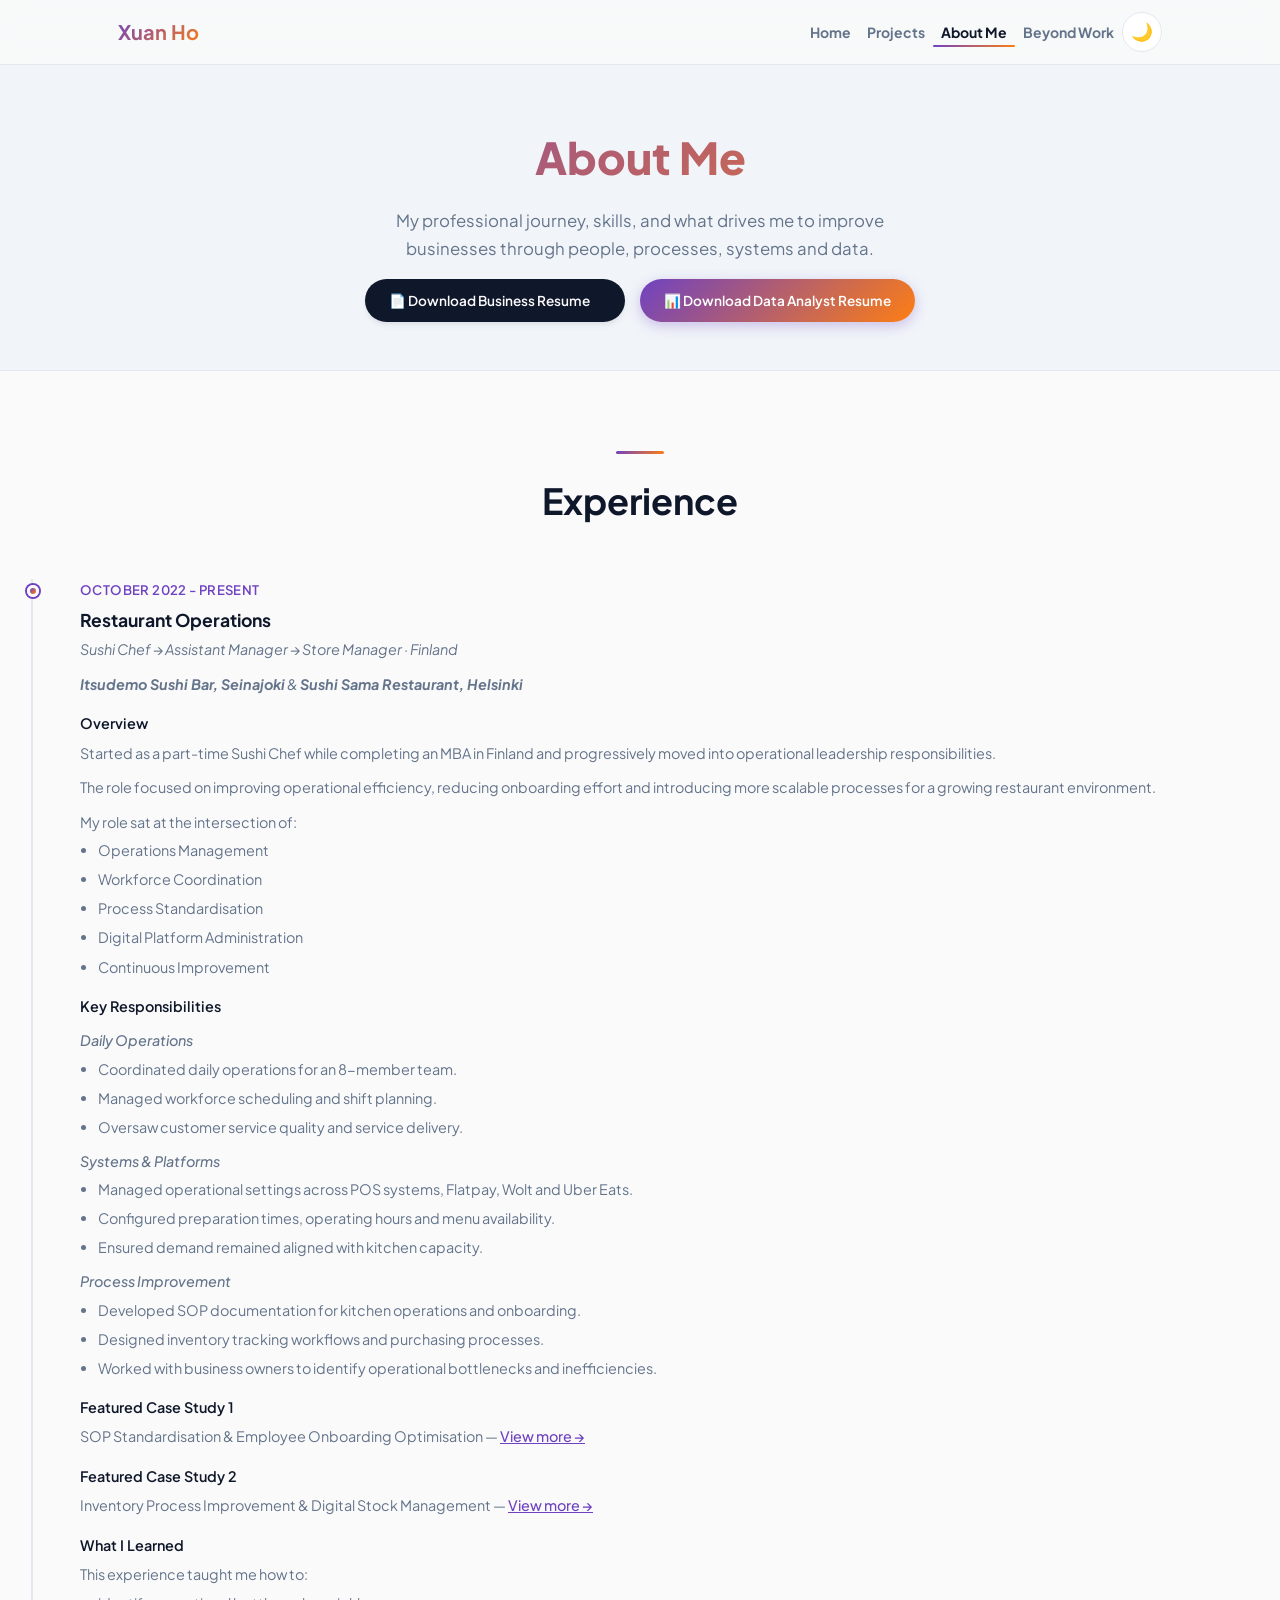
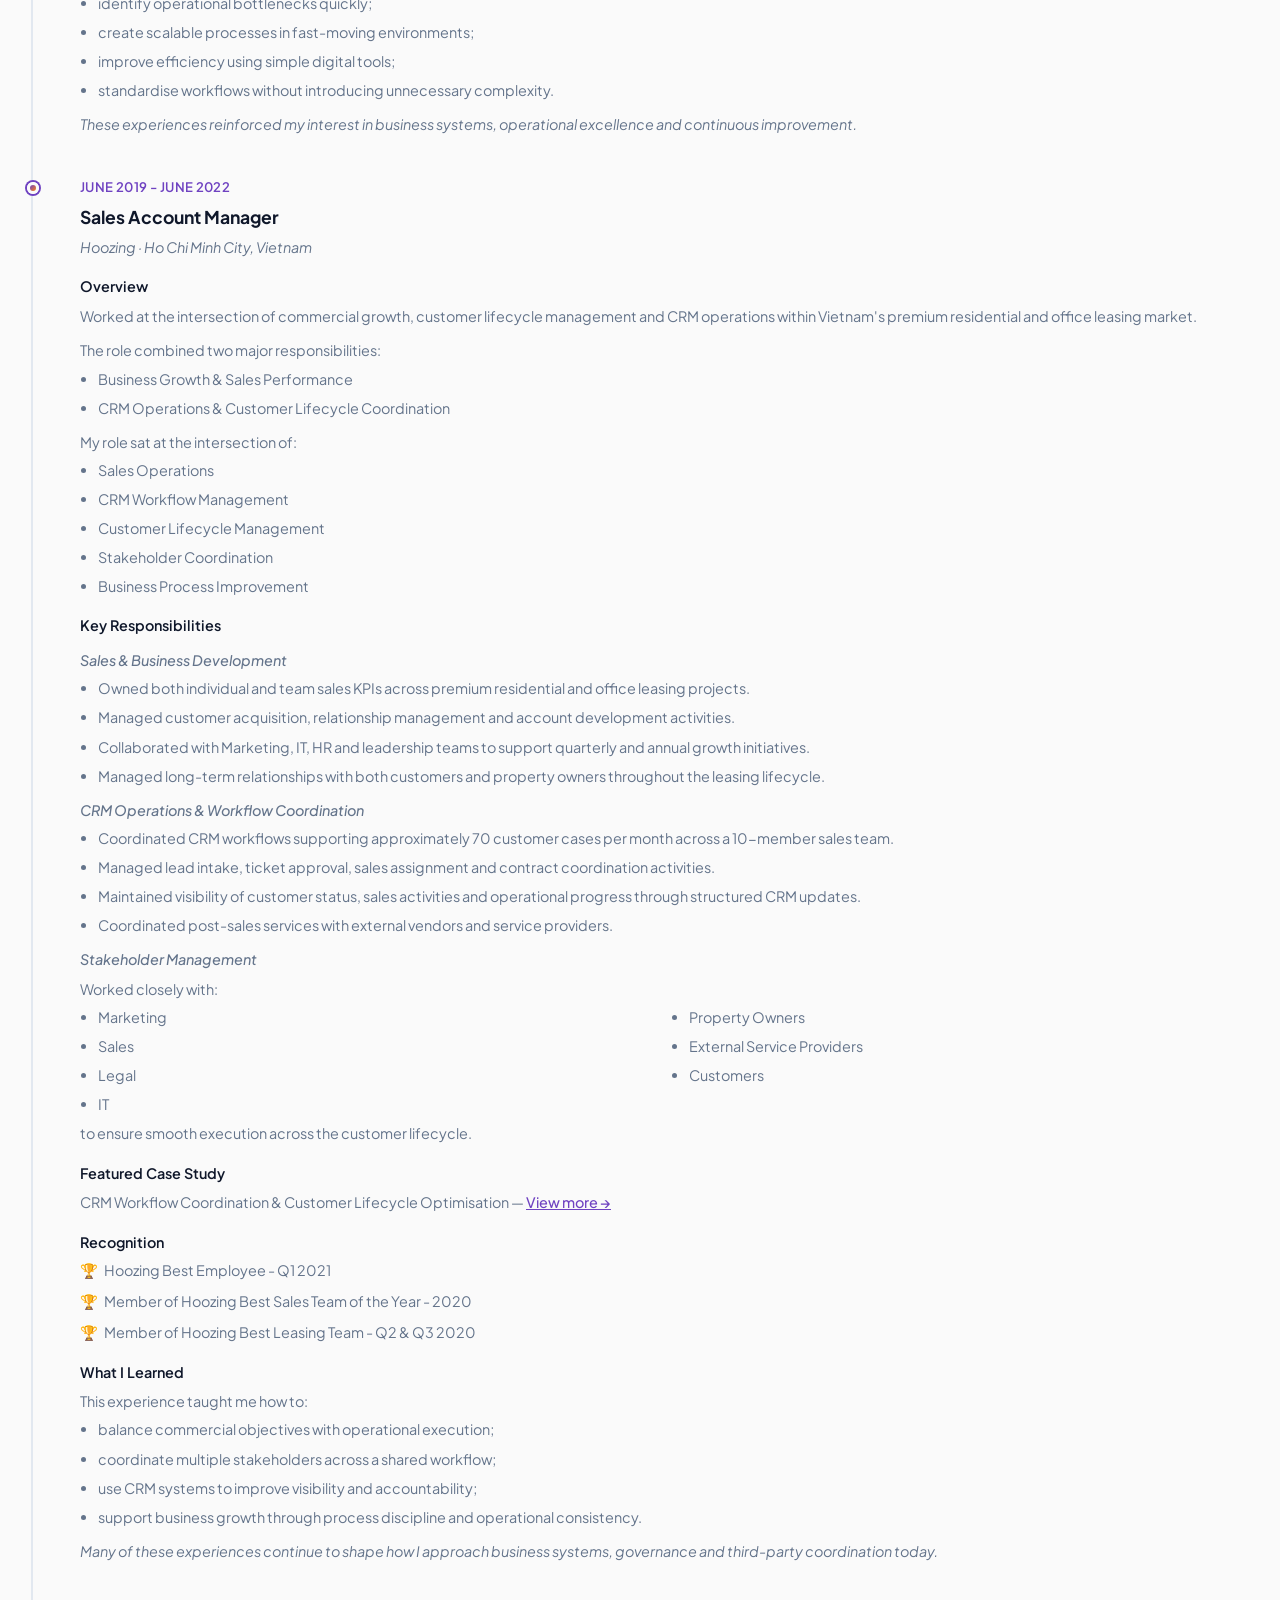
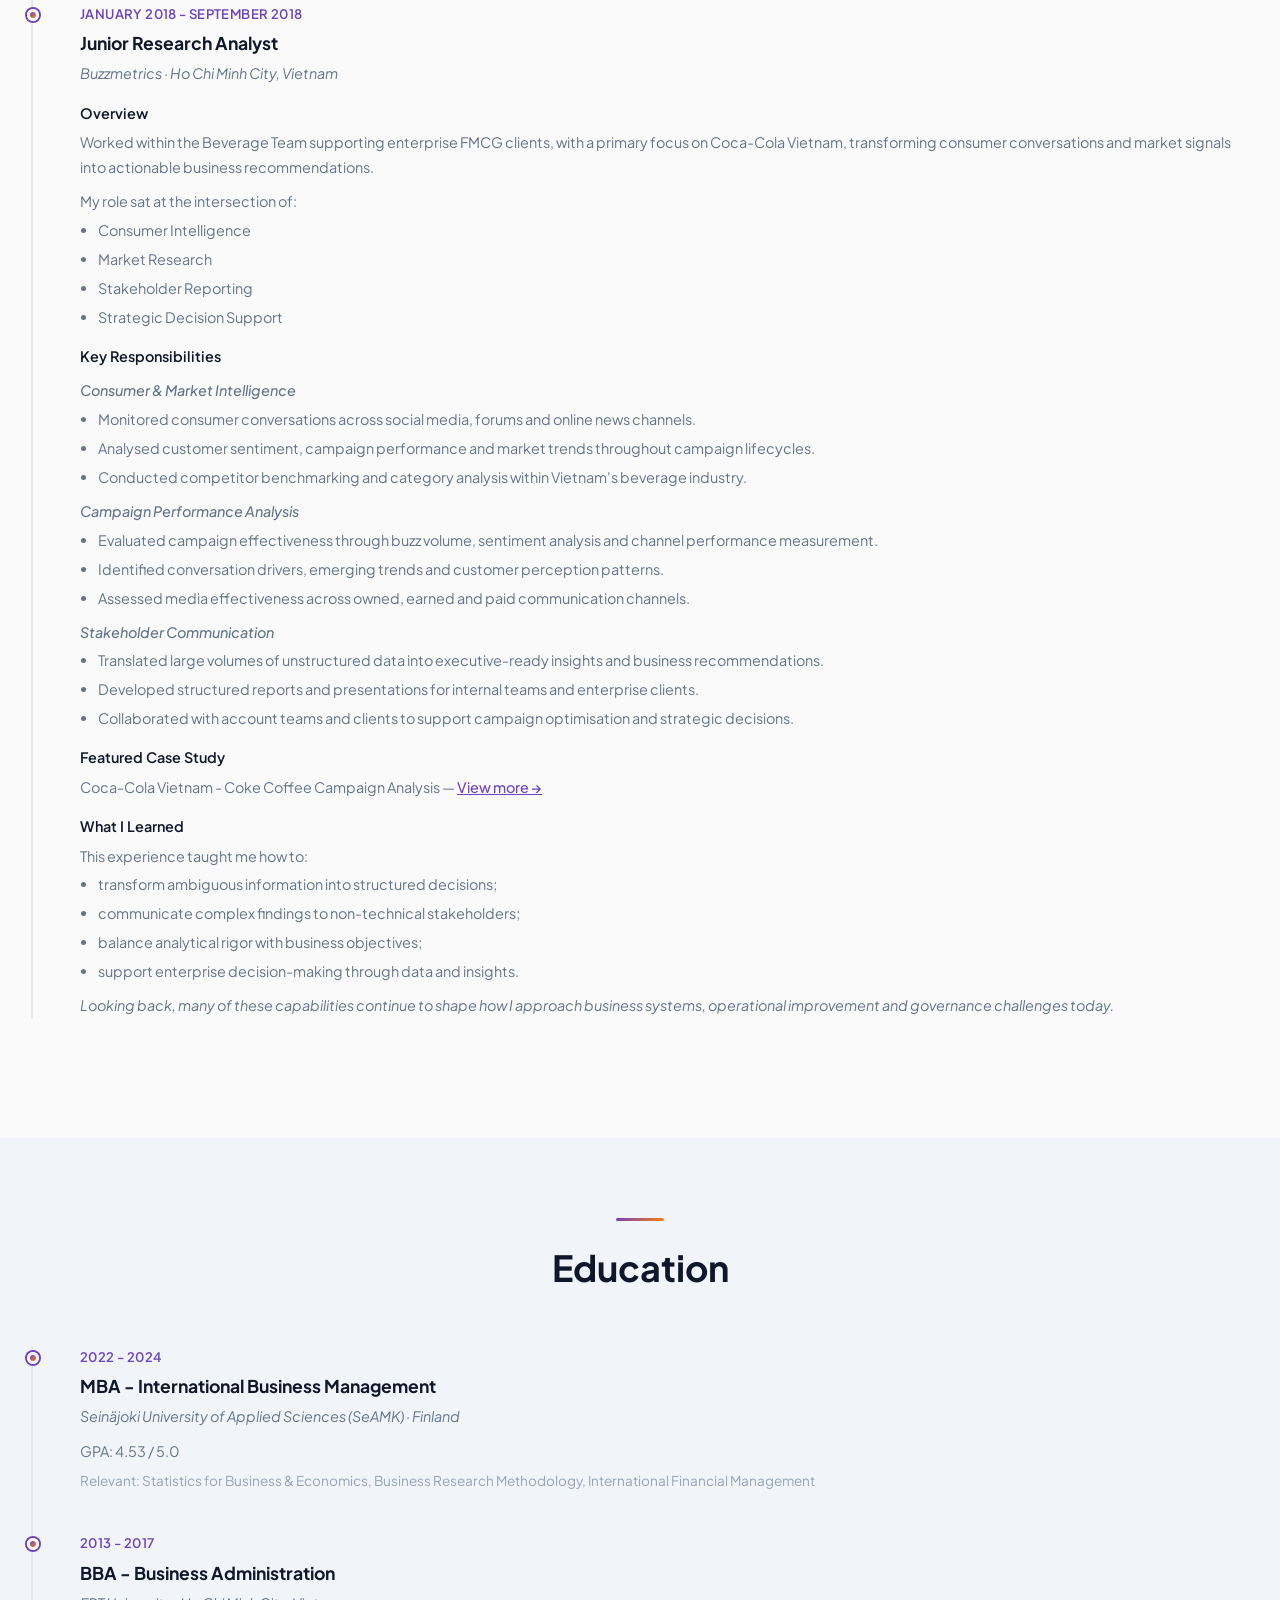
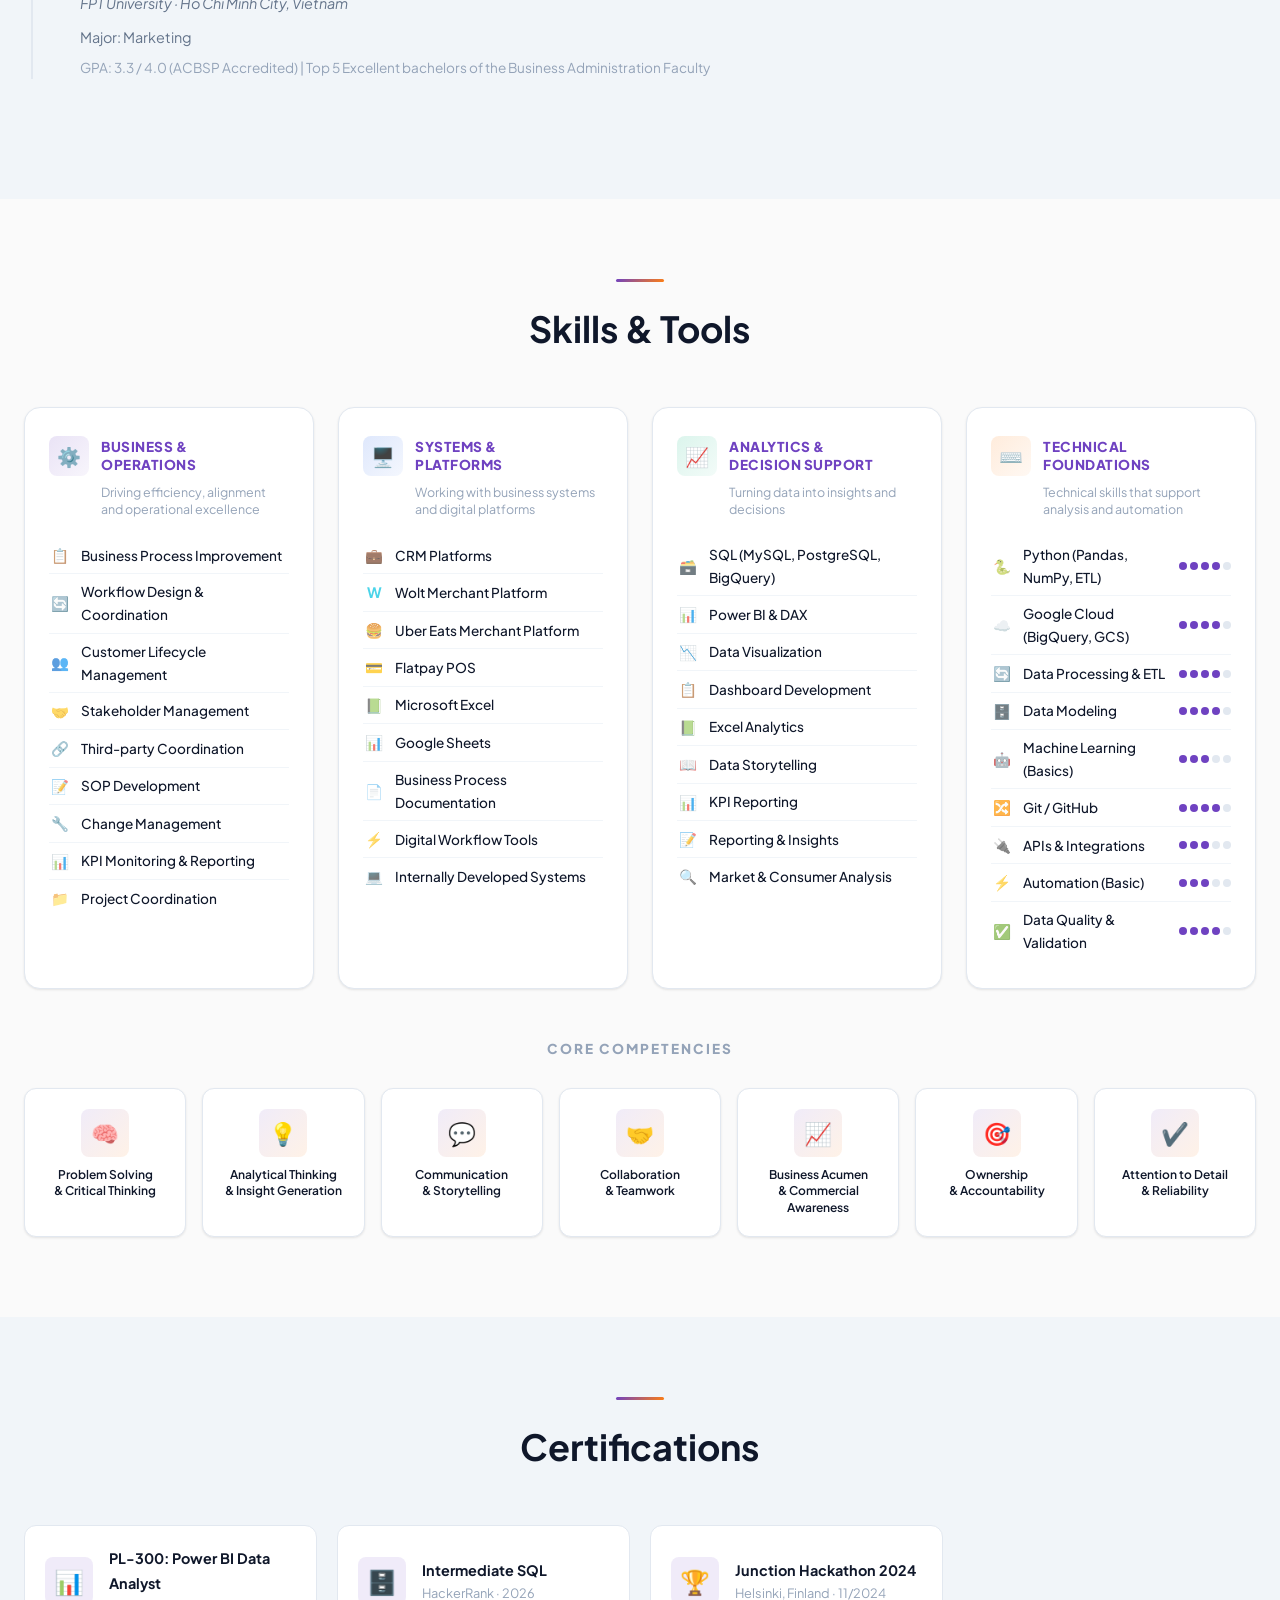
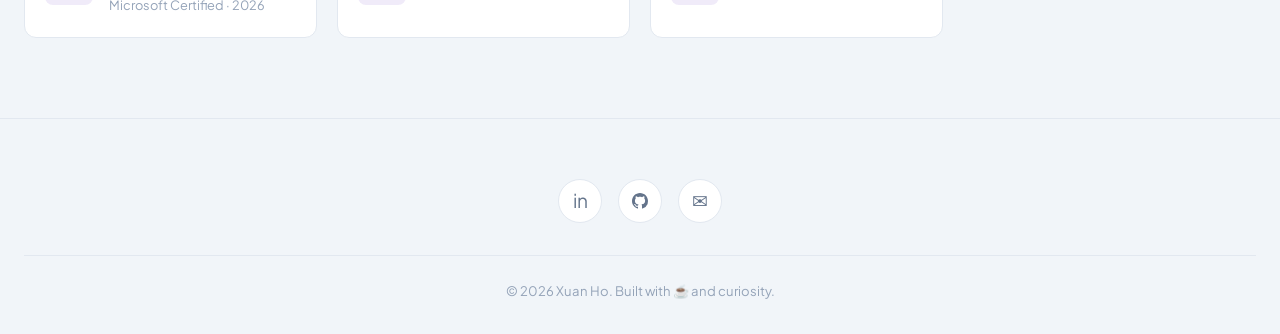
<file: resume.html>
<!DOCTYPE html>
<html lang="en">

<head>
  <meta charset="UTF-8">
  <meta name="viewport" content="width=device-width, initial-scale=1.0">
  <title>About Me - Xuan Ho</title>
  <meta name="description" content="Xuan Ho's professional experience, education, skills, and certifications.">
  <link rel="stylesheet" href="css/custom.css">
  <link rel="icon"
    href="data:image/svg+xml,<svg xmlns=%22http://www.w3.org/2000/svg%22 viewBox=%220 0 100 100%22><text y=%22.9em%22 font-size=%2290%22>🌸</text></svg>">
</head>

<body>
  <!-- Navbar -->
  <nav class="navbar">
    <div class="nav-container">
      <a href="index.html" class="nav-logo">Xuan Ho</a>
      <ul class="nav-links" id="nav-links">
        <li><a href="index.html">Home</a></li>
        <li><a href="projects.html">Projects</a></li>
        <li><a href="resume.html" class="active">About Me</a></li>
        <li><a href="beyond.html">Beyond Work</a></li>
        <li><button class="theme-toggle" id="theme-toggle" aria-label="Toggle theme"><span
              class="theme-icon">🌙</span></button></li>
      </ul>
      <div style="display:flex;align-items:center;gap:12px">
        <button class="theme-toggle" id="theme-toggle-mobile" aria-label="Toggle theme" style="display:none"><span
            class="theme-icon">🌙</span></button>
        <button class="hamburger" id="hamburger" aria-label="Menu"><span></span><span></span><span></span></button>
      </div>
    </div>
  </nav>
  <div class="nav-overlay" id="nav-overlay"></div>

  <!-- Page Header -->
  <div class="page-header">
    <h1>About Me</h1>
    <p>My professional journey, skills, and what drives me to improve businesses through people, processes, systems and
      data.
    </p>
    <div style="display: flex; gap: 15px; justify-content: center; flex-wrap: wrap; margin-top: 15px;">
      <a href="https://drive.google.com/file/d/1KvVuDYM5PacDugfSJMiywu-hxNq-4Cva/view?usp=sharing" target="_blank"
        class="btn"
        style="background: var(--text); color: var(--bg); font-size:0.85rem; padding:10px 24px; min-width: 260px; box-shadow: var(--shadow-md);">
        📄 Download Business Resume
      </a>
      <a href="https://drive.google.com/file/d/17q86EnrjD76jGrZ6G0AbbuVaNoRe8JR0/view?usp=sharing" target="_blank"
        class="btn btn-primary" style="font-size:0.85rem; padding:10px 24px; min-width: 260px;">
        📊 Download Data Analyst Resume
      </a>
    </div>
  </div>

  <!-- Experience -->
  <section class="section">
    <div class="container">
      <div class="section-header reveal">
        <div class="section-line"></div>
        <h2>Experience</h2>
      </div>
      <div class="timeline">
        <div class="timeline-item reveal">
          <div class="timeline-date">October 2022 - Present</div>
          <div class="timeline-title">Restaurant Operations</div>
          <div class="timeline-subtitle">Sushi Chef → Assistant Manager → Store Manager · Finland</div>
          <div class="timeline-subtitle"><strong>Itsudemo Sushi Bar, Seinajoki</strong> & <strong>Sushi Sama Restaurant,
              Helsinki</strong></div>
          <div class="timeline-body">
            <p style="font-weight: 600; margin-top: 15px; margin-bottom: 5px; color: var(--text);">Overview</p>
            <p style="margin-bottom: 10px;">Started as a part-time Sushi Chef while completing an MBA in Finland and
              progressively moved into operational leadership responsibilities.</p>
            <p style="margin-bottom: 10px;">The role focused on improving operational efficiency, reducing onboarding
              effort and introducing more scalable processes for a growing restaurant environment.</p>
            <p style="margin-bottom: 5px;">My role sat at the intersection of:</p>
            <ul style="margin-top: 0; margin-bottom: 15px;">
              <li>Operations Management</li>
              <li>Workforce Coordination</li>
              <li>Process Standardisation</li>
              <li>Digital Platform Administration</li>
              <li>Continuous Improvement</li>
            </ul>

            <p style="font-weight: 600; margin-top: 15px; margin-bottom: 5px; color: var(--text);">Key Responsibilities
            </p>

            <p
              style="font-weight: 500; margin-top: 10px; margin-bottom: 5px; font-style: italic; color: var(--text-secondary);">
              Daily Operations</p>
            <ul style="margin-top: 0; margin-bottom: 10px;">
              <li>Coordinated daily operations for an 8-member team.</li>
              <li>Managed workforce scheduling and shift planning.</li>
              <li>Oversaw customer service quality and service delivery.</li>
            </ul>

            <p
              style="font-weight: 500; margin-top: 10px; margin-bottom: 5px; font-style: italic; color: var(--text-secondary);">
              Systems & Platforms</p>
            <ul style="margin-top: 0; margin-bottom: 10px;">
              <li>Managed operational settings across POS systems, Flatpay, Wolt and Uber Eats.</li>
              <li>Configured preparation times, operating hours and menu availability.</li>
              <li>Ensured demand remained aligned with kitchen capacity.</li>
            </ul>

            <p
              style="font-weight: 500; margin-top: 10px; margin-bottom: 5px; font-style: italic; color: var(--text-secondary);">
              Process Improvement</p>
            <ul style="margin-top: 0; margin-bottom: 15px;">
              <li>Developed SOP documentation for kitchen operations and onboarding.</li>
              <li>Designed inventory tracking workflows and purchasing processes.</li>
              <li>Worked with business owners to identify operational bottlenecks and inefficiencies.</li>
            </ul>

            <p style="font-weight: 600; margin-top: 15px; margin-bottom: 5px; color: var(--text);">Featured Case Study 1
            </p>
            <p style="margin-bottom: 15px;">SOP Standardisation & Employee Onboarding Optimisation — <a
                href="projects/sop-onboarding.html"
                style="color: var(--primary); font-weight: 500; text-decoration: underline;">View more →</a></p>

            <p style="font-weight: 600; margin-top: 15px; margin-bottom: 5px; color: var(--text);">Featured Case Study 2
            </p>
            <p style="margin-bottom: 15px;">Inventory Process Improvement & Digital Stock Management — <a
                href="projects/excel-inventory.html"
                style="color: var(--primary); font-weight: 500; text-decoration: underline;">View more →</a></p>

            <p style="font-weight: 600; margin-top: 15px; margin-bottom: 5px; color: var(--text);">What I Learned</p>
            <p style="margin-bottom: 5px;">This experience taught me how to:</p>
            <ul style="margin-top: 0; margin-bottom: 10px;">
              <li>identify operational bottlenecks quickly;</li>
              <li>create scalable processes in fast-moving environments;</li>
              <li>improve efficiency using simple digital tools;</li>
              <li>standardise workflows without introducing unnecessary complexity.</li>
            </ul>
            <p style="margin-bottom: 0; font-style: italic; color: var(--text-secondary);">These experiences reinforced
              my interest in business systems, operational excellence and continuous improvement.</p>
          </div>
        </div>

        <div class="timeline-item reveal">
          <div class="timeline-date">June 2019 - June 2022</div>
          <div class="timeline-title">Sales Account Manager</div>
          <div class="timeline-subtitle">Hoozing · Ho Chi Minh City, Vietnam</div>
          <div class="timeline-body">
            <p style="font-weight: 600; margin-top: 15px; margin-bottom: 5px; color: var(--text);">Overview</p>
            <p style="margin-bottom: 10px;">Worked at the intersection of commercial growth, customer lifecycle
              management and CRM operations within Vietnam's premium residential and office leasing market.</p>
            <p style="margin-bottom: 5px;">The role combined two major responsibilities:</p>
            <ul style="margin-top: 0; margin-bottom: 10px;">
              <li>Business Growth & Sales Performance</li>
              <li>CRM Operations & Customer Lifecycle Coordination</li>
            </ul>
            <p style="margin-bottom: 5px;">My role sat at the intersection of:</p>
            <ul style="margin-top: 0; margin-bottom: 15px;">
              <li>Sales Operations</li>
              <li>CRM Workflow Management</li>
              <li>Customer Lifecycle Management</li>
              <li>Stakeholder Coordination</li>
              <li>Business Process Improvement</li>
            </ul>

            <p style="font-weight: 600; margin-top: 15px; margin-bottom: 5px; color: var(--text);">Key Responsibilities
            </p>

            <p
              style="font-weight: 500; margin-top: 10px; margin-bottom: 5px; font-style: italic; color: var(--text-secondary);">
              Sales & Business Development</p>
            <ul style="margin-top: 0; margin-bottom: 10px;">
              <li>Owned both individual and team sales KPIs across premium residential and office leasing projects.</li>
              <li>Managed customer acquisition, relationship management and account development activities.</li>
              <li>Collaborated with Marketing, IT, HR and leadership teams to support quarterly and annual growth
                initiatives.</li>
              <li>Managed long-term relationships with both customers and property owners throughout the leasing
                lifecycle.</li>
            </ul>

            <p
              style="font-weight: 500; margin-top: 10px; margin-bottom: 5px; font-style: italic; color: var(--text-secondary);">
              CRM Operations & Workflow Coordination</p>
            <ul style="margin-top: 0; margin-bottom: 10px;">
              <li>Coordinated CRM workflows supporting approximately 70 customer cases per month across a 10-member
                sales team.</li>
              <li>Managed lead intake, ticket approval, sales assignment and contract coordination activities.</li>
              <li>Maintained visibility of customer status, sales activities and operational progress through structured
                CRM updates.</li>
              <li>Coordinated post-sales services with external vendors and service providers.</li>
            </ul>

            <p
              style="font-weight: 500; margin-top: 10px; margin-bottom: 5px; font-style: italic; color: var(--text-secondary);">
              Stakeholder Management</p>
            <p style="margin-bottom: 5px;">Worked closely with:</p>
            <ul style="margin-top: 0; margin-bottom: 5px; columns: 2; -webkit-columns: 2; column-gap: 24px;">
              <li>Marketing</li>
              <li>Sales</li>
              <li>Legal</li>
              <li>IT</li>
              <li>Property Owners</li>
              <li>External Service Providers</li>
              <li>Customers</li>
            </ul>
            <p style="margin-bottom: 15px;">to ensure smooth execution across the customer lifecycle.</p>

            <p style="font-weight: 600; margin-top: 15px; margin-bottom: 5px; color: var(--text);">Featured Case Study
            </p>
            <p style="margin-bottom: 15px;">CRM Workflow Coordination & Customer Lifecycle Optimisation — <a
                href="projects/crm-workflow-hoozing.html"
                style="color: var(--primary); font-weight: 500; text-decoration: underline;">View more →</a></p>

            <p style="font-weight: 600; margin-top: 15px; margin-bottom: 5px; color: var(--text);">Recognition</p>
            <ul style="list-style-type: none; padding-left: 0; margin-top: 0; margin-bottom: 15px;">
              <li style="margin-bottom: 8px; position: relative; padding-left: 24px;"><span
                  style="position: absolute; left: 0;">🏆</span> Hoozing Best Employee - Q1 2021</li>
              <li style="margin-bottom: 8px; position: relative; padding-left: 24px;"><span
                  style="position: absolute; left: 0;">🏆</span> Member of Hoozing Best Sales Team of the Year - 2020
              </li>
              <li style="margin-bottom: 8px; position: relative; padding-left: 24px;"><span
                  style="position: absolute; left: 0;">🏆</span> Member of Hoozing Best Leasing Team - Q2 & Q3 2020</li>
            </ul>

            <p style="font-weight: 600; margin-top: 15px; margin-bottom: 5px; color: var(--text);">What I Learned</p>
            <p style="margin-bottom: 5px;">This experience taught me how to:</p>
            <ul style="margin-top: 0; margin-bottom: 10px;">
              <li>balance commercial objectives with operational execution;</li>
              <li>coordinate multiple stakeholders across a shared workflow;</li>
              <li>use CRM systems to improve visibility and accountability;</li>
              <li>support business growth through process discipline and operational consistency.</li>
            </ul>
            <p style="margin-bottom: 0; font-style: italic; color: var(--text-secondary);">Many of these experiences
              continue to shape how I approach business systems, governance and third-party coordination today.</p>
          </div>
        </div>

        <div class="timeline-item reveal">
          <div class="timeline-date">January 2018 - September 2018</div>
          <div class="timeline-title">Junior Research Analyst</div>
          <div class="timeline-subtitle">Buzzmetrics · Ho Chi Minh City, Vietnam</div>
          <div class="timeline-body">
            <p style="font-weight: 600; margin-top: 15px; margin-bottom: 5px; color: var(--text);">Overview</p>
            <p style="margin-bottom: 10px;">Worked within the Beverage Team supporting enterprise FMCG clients, with a
              primary focus on Coca-Cola Vietnam, transforming consumer conversations and market signals into actionable
              business recommendations.</p>
            <p style="margin-bottom: 5px;">My role sat at the intersection of:</p>
            <ul style="margin-top: 0; margin-bottom: 15px;">
              <li>Consumer Intelligence</li>
              <li>Market Research</li>
              <li>Stakeholder Reporting</li>
              <li>Strategic Decision Support</li>
            </ul>

            <p style="font-weight: 600; margin-top: 15px; margin-bottom: 5px; color: var(--text);">Key Responsibilities
            </p>

            <p
              style="font-weight: 500; margin-top: 10px; margin-bottom: 5px; font-style: italic; color: var(--text-secondary);">
              Consumer & Market Intelligence</p>
            <ul style="margin-top: 0; margin-bottom: 10px;">
              <li>Monitored consumer conversations across social media, forums and online news channels.</li>
              <li>Analysed customer sentiment, campaign performance and market trends throughout campaign lifecycles.
              </li>
              <li>Conducted competitor benchmarking and category analysis within Vietnam's beverage industry.</li>
            </ul>

            <p
              style="font-weight: 500; margin-top: 10px; margin-bottom: 5px; font-style: italic; color: var(--text-secondary);">
              Campaign Performance Analysis</p>
            <ul style="margin-top: 0; margin-bottom: 10px;">
              <li>Evaluated campaign effectiveness through buzz volume, sentiment analysis and channel performance
                measurement.</li>
              <li>Identified conversation drivers, emerging trends and customer perception patterns.</li>
              <li>Assessed media effectiveness across owned, earned and paid communication channels.</li>
            </ul>

            <p
              style="font-weight: 500; margin-top: 10px; margin-bottom: 5px; font-style: italic; color: var(--text-secondary);">
              Stakeholder Communication</p>
            <ul style="margin-top: 0; margin-bottom: 15px;">
              <li>Translated large volumes of unstructured data into executive-ready insights and business
                recommendations.</li>
              <li>Developed structured reports and presentations for internal teams and enterprise clients.</li>
              <li>Collaborated with account teams and clients to support campaign optimisation and strategic decisions.
              </li>
            </ul>

            <p style="font-weight: 600; margin-top: 15px; margin-bottom: 5px; color: var(--text);">Featured Case Study
            </p>
            <p style="margin-bottom: 15px;">Coca-Cola Vietnam - Coke Coffee Campaign Analysis — <a
                href="projects/coca-cola-campaign.html"
                style="color: var(--primary); font-weight: 500; text-decoration: underline;">View more →</a></p>

            <p style="font-weight: 600; margin-top: 15px; margin-bottom: 5px; color: var(--text);">What I Learned</p>
            <p style="margin-bottom: 5px;">This experience taught me how to:</p>
            <ul style="margin-top: 0; margin-bottom: 10px;">
              <li>transform ambiguous information into structured decisions;</li>
              <li>communicate complex findings to non-technical stakeholders;</li>
              <li>balance analytical rigor with business objectives;</li>
              <li>support enterprise decision-making through data and insights.</li>
            </ul>
            <p style="margin-bottom: 0; font-style: italic; color: var(--text-secondary);">Looking back, many of these
              capabilities continue to shape how I approach business systems, operational improvement and governance
              challenges today.</p>
          </div>
        </div>
      </div>
    </div>
  </section>

  <!-- Education -->
  <section class="section section-alt">
    <div class="container">
      <div class="section-header reveal">
        <div class="section-line"></div>
        <h2>Education</h2>
      </div>
      <div class="timeline">
        <div class="timeline-item reveal">
          <div class="timeline-date">2022 - 2024</div>
          <div class="timeline-title">MBA - International Business Management</div>
          <div class="timeline-subtitle">Seinäjoki University of Applied Sciences (SeAMK) · Finland</div>
          <div class="timeline-body">
            <p>GPA: 4.53 / 5.0</p>
            <p style="margin-top:6px;color:var(--text-muted);font-size:0.85rem">
              Relevant: Statistics for Business & Economics, Business Research Methodology, International Financial
              Management
            </p>
          </div>
        </div>

        <div class="timeline-item reveal">
          <div class="timeline-date">2013 - 2017</div>
          <div class="timeline-title">BBA - Business Administration</div>
          <div class="timeline-subtitle">FPT University · Ho Chi Minh City, Vietnam</div>
          <div class="timeline-body">
            <p>Major: Marketing</p>
            <p style="margin-top:6px;color:var(--text-muted);font-size:0.85rem">
              GPA: 3.3 / 4.0 (ACBSP Accredited) | Top 5 Excellent bachelors of the Business Administration Faculty
            </p>
          </div>
        </div>
      </div>
    </div>
  </section>

  <!-- Skills -->
  <section class="section">
    <div class="container">
      <div class="section-header reveal">
        <div class="section-line"></div>
        <h2>Skills & Tools</h2>
      </div>

      <style>
        .skills-categories {
          display: grid;
          grid-template-columns: repeat(4, 1fr);
          gap: 24px;
          margin-bottom: 48px;
        }

        .skill-category-card {
          background: var(--surface);
          border-radius: var(--radius-lg);
          padding: 28px 24px;
          border: 1px solid var(--border);
          box-shadow: var(--shadow);
          transition: all var(--transition);
        }

        .skill-category-card:hover {
          box-shadow: var(--shadow-lg);
          transform: translateY(-4px);
        }

        .skill-category-header {
          display: flex;
          align-items: center;
          gap: 12px;
          margin-bottom: 8px;
        }

        .skill-category-icon {
          width: 40px;
          height: 40px;
          border-radius: var(--radius-sm);
          display: flex;
          align-items: center;
          justify-content: center;
          font-size: 1.2rem;
          flex-shrink: 0;
        }

        .skill-category-header h3 {
          font-size: 0.85rem;
          font-weight: 800;
          text-transform: uppercase;
          letter-spacing: 0.5px;
          color: var(--primary);
          margin: 0;
          line-height: 1.3;
        }

        .skill-category-desc {
          font-size: 0.78rem;
          color: var(--text-muted);
          margin-bottom: 18px;
          line-height: 1.4;
          padding-left: 52px;
        }

        .skill-list-item {
          display: flex;
          align-items: center;
          gap: 10px;
          padding: 6px 0;
          font-size: 0.85rem;
          color: var(--text);
          border-bottom: 1px solid var(--border-light);
        }

        .skill-list-item:last-child {
          border-bottom: none;
        }

        .skill-list-icon {
          font-size: 0.9rem;
          width: 22px;
          text-align: center;
          flex-shrink: 0;
          opacity: 0.7;
        }

        .skill-list-text {
          flex: 1;
          font-weight: 500;
        }

        .skill-dots {
          display: flex;
          gap: 3px;
          flex-shrink: 0;
        }

        .skill-dot {
          width: 8px;
          height: 8px;
          border-radius: 50%;
          background: var(--border);
          transition: background 0.3s ease;
        }

        .skill-dot.filled {
          background: var(--primary);
        }

        /* Core Competencies */
        .core-competencies-title {
          text-align: center;
          font-size: 0.85rem;
          font-weight: 800;
          text-transform: uppercase;
          letter-spacing: 2px;
          color: var(--text-muted);
          margin-bottom: 28px;
        }

        .competencies-grid {
          display: grid;
          grid-template-columns: repeat(7, 1fr);
          gap: 16px;
        }

        .competency-item {
          text-align: center;
          padding: 20px 8px;
          background: var(--surface);
          border-radius: var(--radius);
          border: 1px solid var(--border);
          box-shadow: var(--shadow);
          transition: all var(--transition);
        }

        .competency-item:hover {
          box-shadow: var(--shadow-md);
          transform: translateY(-3px);
          border-color: var(--primary);
        }

        .competency-icon {
          width: 48px;
          height: 48px;
          margin: 0 auto 10px;
          background: linear-gradient(135deg, rgba(111, 66, 193, 0.1), rgba(253, 126, 20, 0.1));
          border-radius: var(--radius-sm);
          display: flex;
          align-items: center;
          justify-content: center;
          font-size: 1.4rem;
        }

        .competency-label {
          font-size: 0.75rem;
          font-weight: 600;
          color: var(--text);
          line-height: 1.35;
        }

        @media (max-width: 1024px) {
          .skills-categories {
            grid-template-columns: repeat(2, 1fr);
          }

          .competencies-grid {
            grid-template-columns: repeat(4, 1fr);
          }
        }

        @media (max-width: 640px) {
          .skills-categories {
            grid-template-columns: 1fr;
          }

          .competencies-grid {
            grid-template-columns: repeat(2, 1fr);
          }
        }
      </style>

      <!-- 4 Category Cards -->
      <div class="skills-categories reveal">

        <!-- Business & Operations -->
        <div class="skill-category-card">
          <div class="skill-category-header">
            <div class="skill-category-icon"
              style="background: linear-gradient(135deg, rgba(111,66,193,0.15), rgba(111,66,193,0.05));">⚙️</div>
            <h3>Business &<br>Operations</h3>
          </div>
          <p class="skill-category-desc">Driving efficiency, alignment and operational excellence</p>
          <div class="skill-list-item"><span class="skill-list-icon">📋</span><span class="skill-list-text">Business
              Process Improvement</span></div>
          <div class="skill-list-item"><span class="skill-list-icon">🔄</span><span class="skill-list-text">Workflow
              Design & Coordination</span></div>
          <div class="skill-list-item"><span class="skill-list-icon">👥</span><span class="skill-list-text">Customer
              Lifecycle Management</span></div>
          <div class="skill-list-item"><span class="skill-list-icon">🤝</span><span class="skill-list-text">Stakeholder
              Management</span></div>
          <div class="skill-list-item"><span class="skill-list-icon">🔗</span><span class="skill-list-text">Third-party
              Coordination</span></div>
          <div class="skill-list-item"><span class="skill-list-icon">📝</span><span class="skill-list-text">SOP
              Development</span></div>
          <div class="skill-list-item"><span class="skill-list-icon">🔧</span><span class="skill-list-text">Change
              Management</span></div>
          <div class="skill-list-item"><span class="skill-list-icon">📊</span><span class="skill-list-text">KPI
              Monitoring & Reporting</span></div>
          <div class="skill-list-item"><span class="skill-list-icon">📁</span><span class="skill-list-text">Project
              Coordination</span></div>
        </div>

        <!-- Systems & Platforms -->
        <div class="skill-category-card">
          <div class="skill-category-header">
            <div class="skill-category-icon"
              style="background: linear-gradient(135deg, rgba(37,99,235,0.15), rgba(37,99,235,0.05));">🖥️</div>
            <h3>Systems &<br>Platforms</h3>
          </div>
          <p class="skill-category-desc">Working with business systems and digital platforms</p>
          <div class="skill-list-item"><span class="skill-list-icon">💼</span><span class="skill-list-text">CRM
              Platforms</span></div>
          <div class="skill-list-item"><span class="skill-list-icon"
              style="color:#00c2e0; font-weight:700;">W</span><span class="skill-list-text">Wolt Merchant
              Platform</span></div>
          <div class="skill-list-item"><span class="skill-list-icon"
              style="color:#05a357; font-weight:700;">🍔</span><span class="skill-list-text">Uber Eats Merchant
              Platform</span></div>
          <div class="skill-list-item"><span class="skill-list-icon">💳</span><span class="skill-list-text">Flatpay
              POS</span></div>
          <div class="skill-list-item"><span class="skill-list-icon"
              style="color:#217346; font-weight:700;">📗</span><span class="skill-list-text">Microsoft Excel</span>
          </div>
          <div class="skill-list-item"><span class="skill-list-icon"
              style="color:#0f9d58; font-weight:700;">📊</span><span class="skill-list-text">Google Sheets</span></div>
          <div class="skill-list-item"><span class="skill-list-icon">📄</span><span class="skill-list-text">Business
              Process Documentation</span></div>
          <div class="skill-list-item"><span class="skill-list-icon">⚡</span><span class="skill-list-text">Digital
              Workflow Tools</span></div>
          <div class="skill-list-item"><span class="skill-list-icon">💻</span><span class="skill-list-text">Internally
              Developed Systems</span></div>
        </div>

        <!-- Analytics & Decision Support -->
        <div class="skill-category-card">
          <div class="skill-category-header">
            <div class="skill-category-icon"
              style="background: linear-gradient(135deg, rgba(16,185,129,0.15), rgba(16,185,129,0.05));">📈</div>
            <h3>Analytics &<br>Decision Support</h3>
          </div>
          <p class="skill-category-desc">Turning data into insights and decisions</p>
          <div class="skill-list-item"><span class="skill-list-icon">🗃️</span><span class="skill-list-text">SQL (MySQL,
              PostgreSQL, BigQuery)</span></div>
          <div class="skill-list-item"><span class="skill-list-icon">📊</span><span class="skill-list-text">Power BI &
              DAX</span></div>
          <div class="skill-list-item"><span class="skill-list-icon">📉</span><span class="skill-list-text">Data
              Visualization</span></div>
          <div class="skill-list-item"><span class="skill-list-icon">📋</span><span class="skill-list-text">Dashboard
              Development</span></div>
          <div class="skill-list-item"><span class="skill-list-icon">📗</span><span class="skill-list-text">Excel
              Analytics</span></div>
          <div class="skill-list-item"><span class="skill-list-icon">📖</span><span class="skill-list-text">Data
              Storytelling</span></div>
          <div class="skill-list-item"><span class="skill-list-icon">📊</span><span class="skill-list-text">KPI
              Reporting</span></div>
          <div class="skill-list-item"><span class="skill-list-icon">📝</span><span class="skill-list-text">Reporting &
              Insights</span></div>
          <div class="skill-list-item"><span class="skill-list-icon">🔍</span><span class="skill-list-text">Market &
              Consumer Analysis</span></div>
        </div>

        <!-- Technical Foundations -->
        <div class="skill-category-card">
          <div class="skill-category-header">
            <div class="skill-category-icon"
              style="background: linear-gradient(135deg, rgba(253,126,20,0.15), rgba(253,126,20,0.05));">⌨️</div>
            <h3>Technical<br>Foundations</h3>
          </div>
          <p class="skill-category-desc">Technical skills that support analysis and automation</p>
          <div class="skill-list-item"><span class="skill-list-icon">🐍</span><span class="skill-list-text">Python
              (Pandas, NumPy, ETL)</span>
            <div class="skill-dots"><span class="skill-dot filled"></span><span class="skill-dot filled"></span><span
                class="skill-dot filled"></span><span class="skill-dot filled"></span><span class="skill-dot"></span>
            </div>
          </div>
          <div class="skill-list-item"><span class="skill-list-icon">☁️</span><span class="skill-list-text">Google Cloud
              (BigQuery, GCS)</span>
            <div class="skill-dots"><span class="skill-dot filled"></span><span class="skill-dot filled"></span><span
                class="skill-dot filled"></span><span class="skill-dot filled"></span><span class="skill-dot"></span>
            </div>
          </div>
          <div class="skill-list-item"><span class="skill-list-icon">🔄</span><span class="skill-list-text">Data
              Processing & ETL</span>
            <div class="skill-dots"><span class="skill-dot filled"></span><span class="skill-dot filled"></span><span
                class="skill-dot filled"></span><span class="skill-dot filled"></span><span class="skill-dot"></span>
            </div>
          </div>
          <div class="skill-list-item"><span class="skill-list-icon">🗄️</span><span class="skill-list-text">Data
              Modeling</span>
            <div class="skill-dots"><span class="skill-dot filled"></span><span class="skill-dot filled"></span><span
                class="skill-dot filled"></span><span class="skill-dot filled"></span><span class="skill-dot"></span>
            </div>
          </div>
          <div class="skill-list-item"><span class="skill-list-icon">🤖</span><span class="skill-list-text">Machine
              Learning (Basics)</span>
            <div class="skill-dots"><span class="skill-dot filled"></span><span class="skill-dot filled"></span><span
                class="skill-dot filled"></span><span class="skill-dot"></span><span class="skill-dot"></span></div>
          </div>
          <div class="skill-list-item"><span class="skill-list-icon">🔀</span><span class="skill-list-text">Git /
              GitHub</span>
            <div class="skill-dots"><span class="skill-dot filled"></span><span class="skill-dot filled"></span><span
                class="skill-dot filled"></span><span class="skill-dot filled"></span><span class="skill-dot"></span>
            </div>
          </div>
          <div class="skill-list-item"><span class="skill-list-icon">🔌</span><span class="skill-list-text">APIs &
              Integrations</span>
            <div class="skill-dots"><span class="skill-dot filled"></span><span class="skill-dot filled"></span><span
                class="skill-dot filled"></span><span class="skill-dot"></span><span class="skill-dot"></span></div>
          </div>
          <div class="skill-list-item"><span class="skill-list-icon">⚡</span><span class="skill-list-text">Automation
              (Basic)</span>
            <div class="skill-dots"><span class="skill-dot filled"></span><span class="skill-dot filled"></span><span
                class="skill-dot filled"></span><span class="skill-dot"></span><span class="skill-dot"></span></div>
          </div>
          <div class="skill-list-item"><span class="skill-list-icon">✅</span><span class="skill-list-text">Data Quality
              & Validation</span>
            <div class="skill-dots"><span class="skill-dot filled"></span><span class="skill-dot filled"></span><span
                class="skill-dot filled"></span><span class="skill-dot filled"></span><span class="skill-dot"></span>
            </div>
          </div>
        </div>
      </div>

      <!-- Core Competencies -->
      <div class="reveal">
        <div class="core-competencies-title">Core Competencies</div>
        <div class="competencies-grid">
          <div class="competency-item">
            <div class="competency-icon">🧠</div>
            <div class="competency-label">Problem Solving<br>& Critical Thinking</div>
          </div>
          <div class="competency-item">
            <div class="competency-icon">💡</div>
            <div class="competency-label">Analytical Thinking<br>& Insight Generation</div>
          </div>
          <div class="competency-item">
            <div class="competency-icon">💬</div>
            <div class="competency-label">Communication<br>& Storytelling</div>
          </div>
          <div class="competency-item">
            <div class="competency-icon">🤝</div>
            <div class="competency-label">Collaboration<br>& Teamwork</div>
          </div>
          <div class="competency-item">
            <div class="competency-icon">📈</div>
            <div class="competency-label">Business Acumen<br>& Commercial Awareness</div>
          </div>
          <div class="competency-item">
            <div class="competency-icon">🎯</div>
            <div class="competency-label">Ownership<br>& Accountability</div>
          </div>
          <div class="competency-item">
            <div class="competency-icon">✔️</div>
            <div class="competency-label">Attention to Detail<br>& Reliability</div>
          </div>
        </div>
      </div>

    </div>
  </section>

  <!-- Certifications -->
  <section class="section section-alt">
    <div class="container">
      <div class="section-header reveal">
        <div class="section-line"></div>
        <h2>Certifications</h2>
      </div>
      <div class="certs-grid reveal">
        <div class="cert-card">
          <div class="cert-icon">📊</div>
          <div class="cert-info">
            <h4>PL-300: Power BI Data Analyst</h4>
            <p>Microsoft Certified · 2026</p>
          </div>
        </div>
        <div class="cert-card">
          <div class="cert-icon">🗄️</div>
          <div class="cert-info">
            <h4>Intermediate SQL</h4>
            <p>HackerRank · 2026</p>
          </div>
        </div>
        <div class="cert-card">
          <div class="cert-icon">🏆</div>
          <div class="cert-info">
            <h4>Junction Hackathon 2024</h4>
            <p>Helsinki, Finland · 11/2024</p>
          </div>
        </div>
      </div>
    </div>
  </section>

  <!-- Footer -->
  <footer class="footer">
    <div class="footer-content">
      <div class="social-links">
        <a href="https://linkedin.com/in/xuanhothanh" target="_blank" class="social-link" aria-label="LinkedIn">in</a>
        <a href="https://github.com/hothanhxuan" target="_blank" class="social-link" aria-label="GitHub"><svg
            xmlns="http://www.w3.org/2000/svg" width="16" height="16" fill="currentColor" viewBox="0 0 16 16">
            <path
              d="M8 0C3.58 0 0 3.58 0 8c0 3.54 2.29 6.53 5.47 7.59.4.07.55-.17.55-.38 0-.19-.01-.82-.01-1.49-2.01.37-2.53-.49-2.69-.94-.09-.23-.48-.94-.82-1.13-.28-.15-.68-.52-.01-.53.63-.01 1.08.58 1.23.82.72 1.21 1.87.87 2.33.66.07-.52.28-.87.51-1.07-1.78-.2-3.64-.89-3.64-3.95 0-.87.31-1.59.82-2.15-.08-.2-.36-1.02.08-2.12 0 0 .67-.21 2.2.82.64-.18 1.32-.27 2-.27.68 0 1.36.09 2 .27 1.53-1.04 2.2-.82 2.2-.82.44 1.1.16 1.92.08 2.12.51.56.82 1.27.82 2.15 0 3.07-1.87 3.75-3.65 3.95.29.25.54.73.54 1.48 0 1.07-.01 1.93-.01 2.2 0 .21.15.46.55.38A8.012 8.012 0 0 0 16 8c0-4.42-3.58-8-8-8z" />
          </svg></a>
        <a href="mailto:susanngo1995@gmail.com" class="social-link" aria-label="Email">✉</a>
      </div>
      <div class="footer-bottom">© 2026 Xuan Ho. Built with ☕ and curiosity.</div>
    </div>
  </footer>

  <button class="back-to-top" id="back-to-top" aria-label="Back to top">↑</button>
  <script src="js/main.js"></script>
  <script>
    const mobileToggle = document.getElementById('theme-toggle-mobile');
    if (window.innerWidth <= 768 && mobileToggle) mobileToggle.style.display = 'flex';
    window.addEventListener('resize', () => { if (mobileToggle) mobileToggle.style.display = window.innerWidth <= 768 ? 'flex' : 'none'; });
    mobileToggle?.addEventListener('click', () => { const c = document.documentElement.getAttribute('data-theme'); setTheme(c === 'dark' ? 'light' : 'dark'); });
  </script>
</body>

</html>
</file>
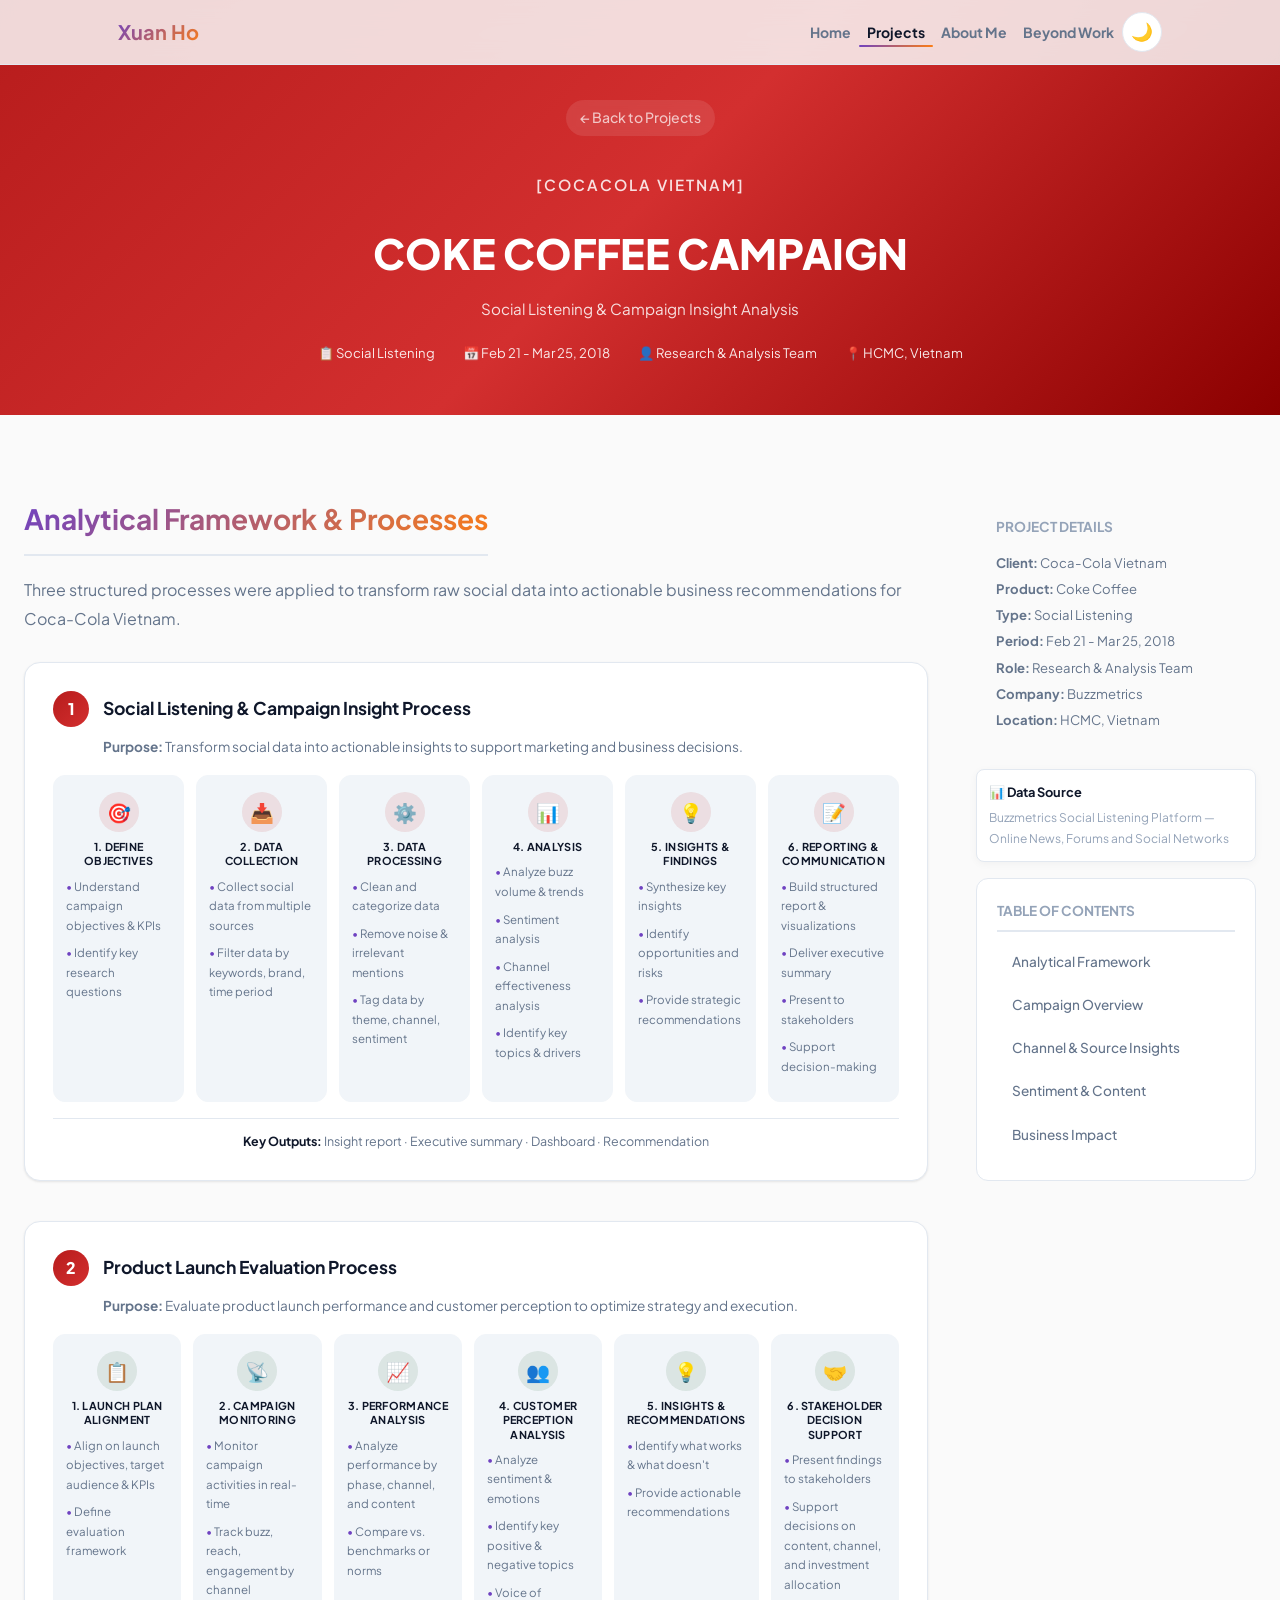
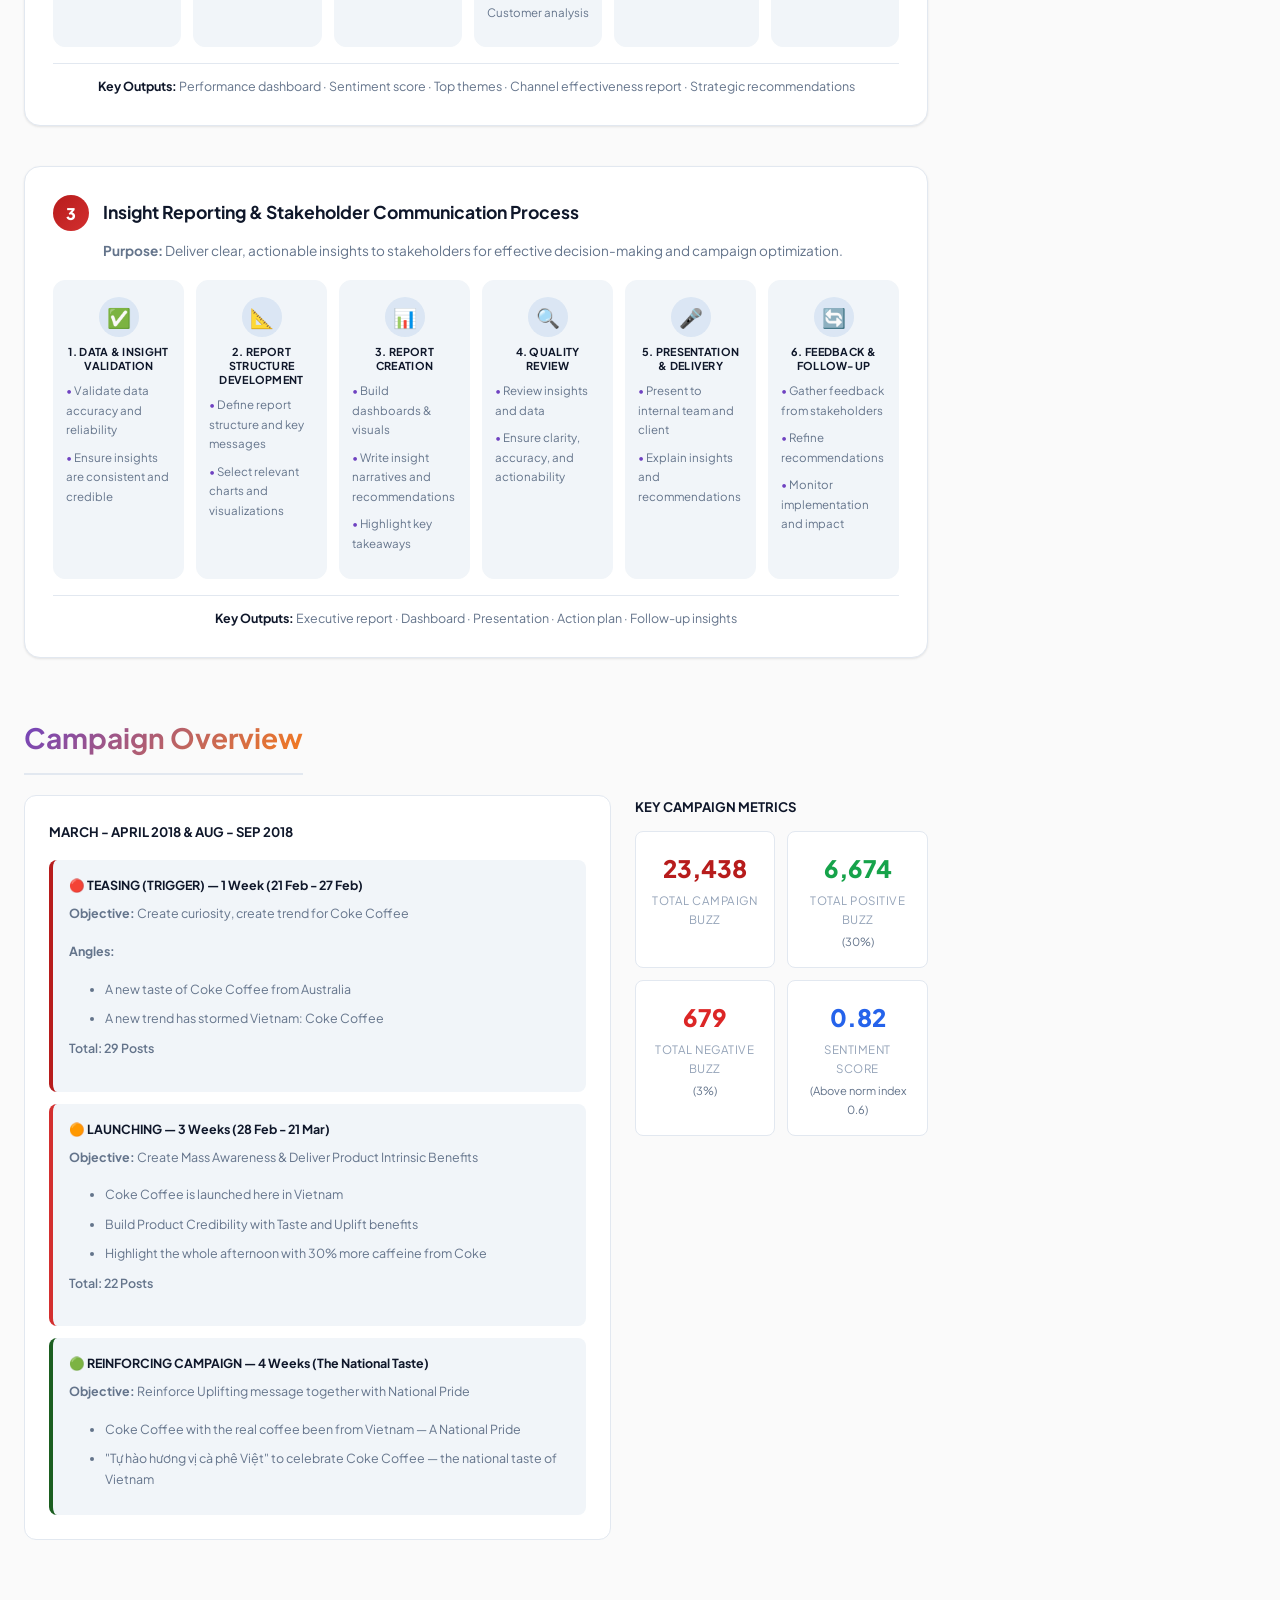
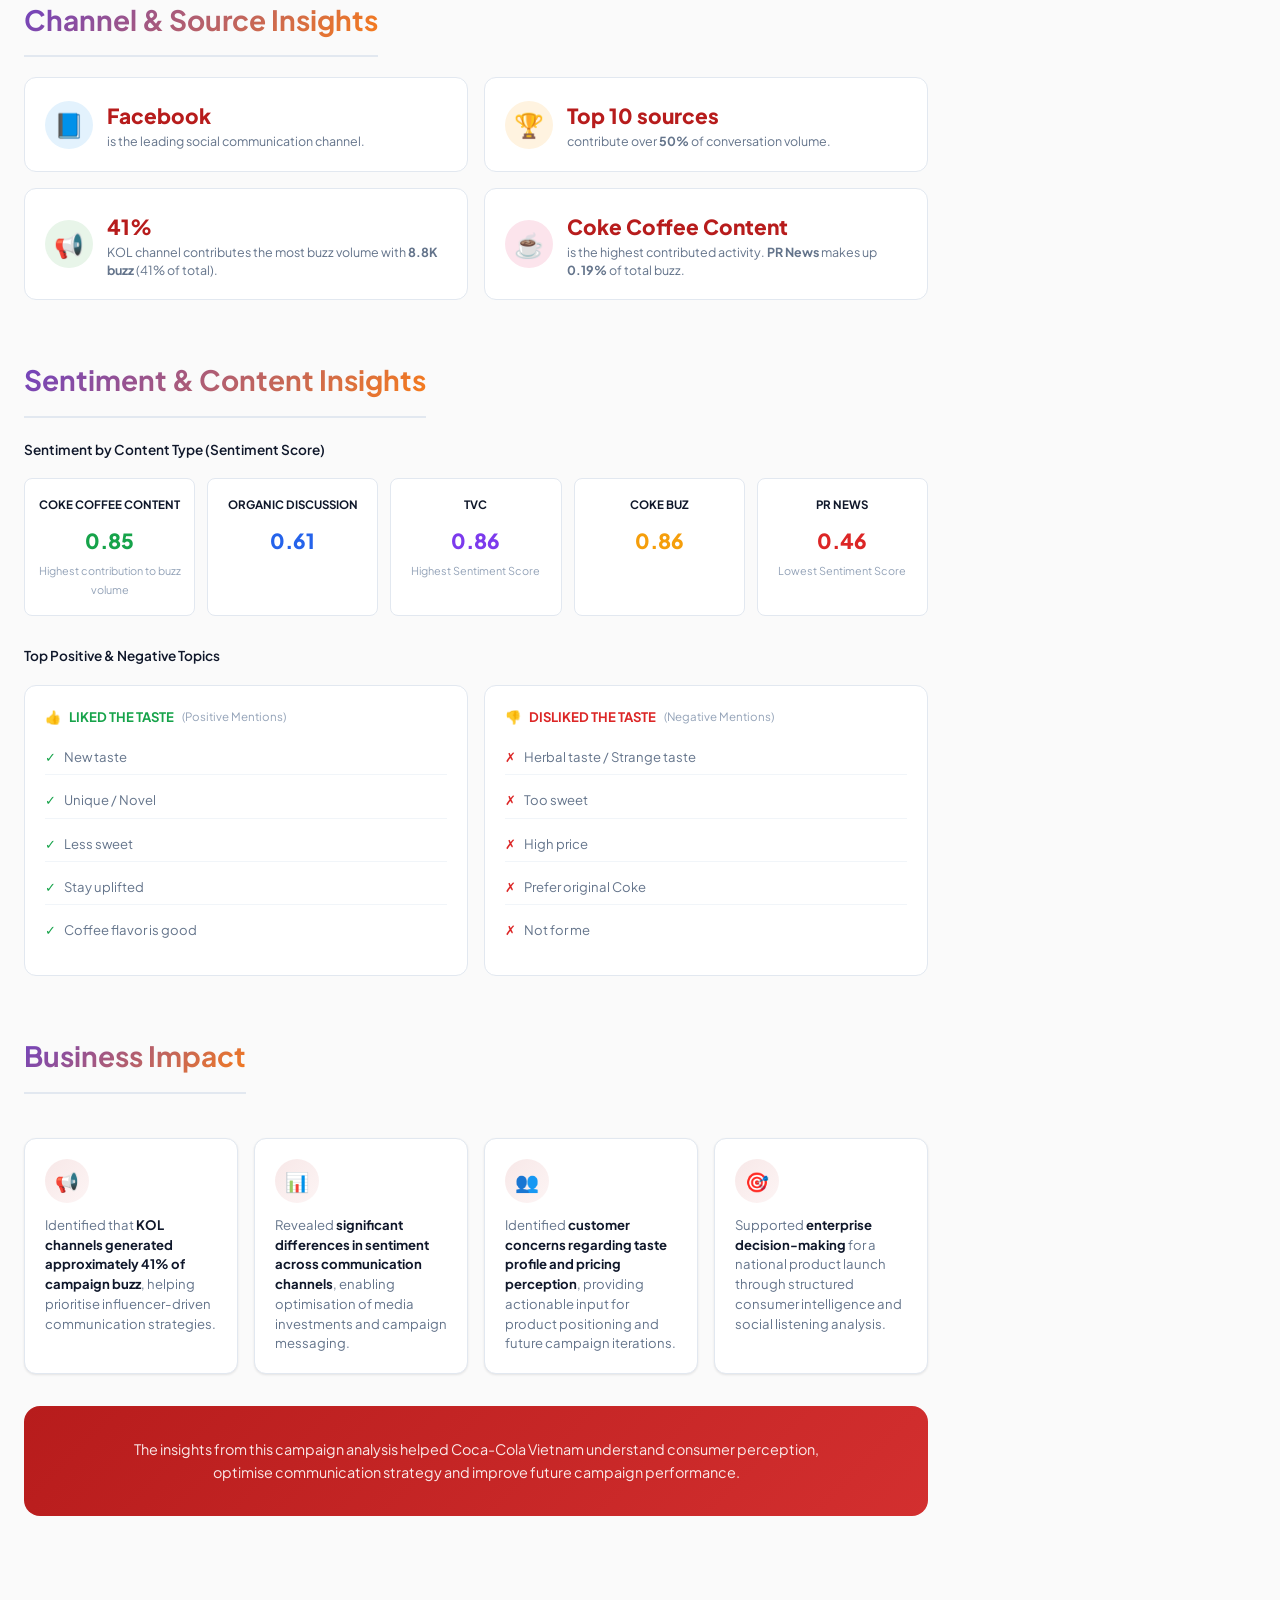
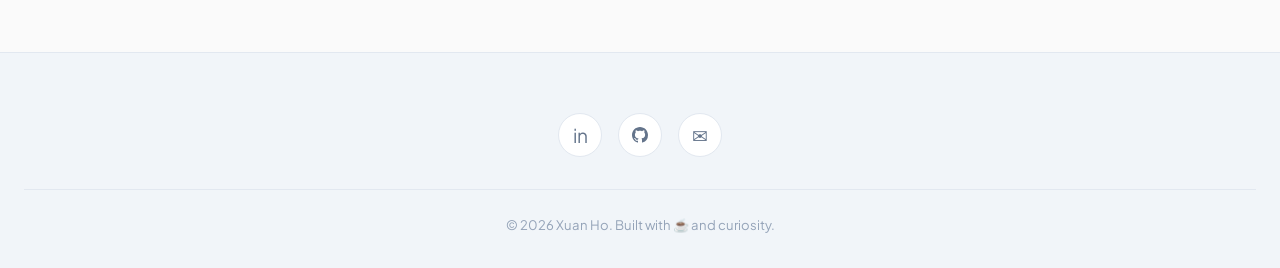
<file: projects/coca-cola-campaign.html>
<!DOCTYPE html>
<html lang="en">

<head>
  <meta charset="UTF-8">
  <meta name="viewport" content="width=device-width, initial-scale=1.0">
  <title>Coca-Cola Vietnam - Coke Coffee Campaign Analysis - Xuan Ho</title>
  <meta name="description"
    content="Case study: Social listening campaign analysis for Coca-Cola Vietnam's Coke Coffee product launch, covering buzz volume, sentiment analysis, and stakeholder recommendations.">
  <link rel="stylesheet" href="../css/custom.css">
  <link rel="icon" href="data:image/svg+xml,<svg xmlns=%22http://www.w3.org/2000/svg%22 viewBox=%220 0 100 100%22><text y=%22.9em%22 font-size=%2290%22>🌸</text></svg>">
  <style>
    /* ===== Coca-Cola Case Study Styles ===== */
    .coca-hero {
      background: linear-gradient(135deg, #B71C1C 0%, #D32F2F 50%, #8B0000 100%);
      padding: 100px 24px 50px;
      text-align: center;
      color: #fff;
    }
    .coca-hero h1 {
      font-size: clamp(1.8rem, 4vw, 2.6rem);
      font-weight: 800;
      color: #fff;
      margin-bottom: 8px;
      -webkit-text-fill-color: #fff;
      background: none;
    }
    .coca-hero .coca-subtitle {
      font-size: 0.95rem;
      color: rgba(255,255,255,0.85);
      margin-bottom: 20px;
    }
    .coca-meta-bar {
      display: flex;
      justify-content: center;
      gap: 28px;
      flex-wrap: wrap;
      font-size: 0.82rem;
      color: rgba(255,255,255,0.9);
    }
    .coca-meta-bar span { display: flex; align-items: center; gap: 6px; }

    /* Process Flow */
    .process-section {
      margin-bottom: 40px;
      padding: 28px;
      background: var(--surface);
      border-radius: var(--radius-lg);
      border: 1px solid var(--border);
      box-shadow: var(--shadow);
    }
    .process-section-header {
      display: flex;
      align-items: center;
      gap: 14px;
      margin-bottom: 8px;
    }
    .process-number {
      width: 36px; height: 36px;
      border-radius: 50%;
      background: linear-gradient(135deg, #B71C1C, #D32F2F);
      color: #fff;
      display: flex; align-items: center; justify-content: center;
      font-weight: 800; font-size: 1rem;
      flex-shrink: 0;
    }
    .process-section-header h3 {
      font-size: 1.1rem; font-weight: 700; color: var(--text); margin: 0;
    }
    .process-purpose {
      font-size: 0.85rem; color: var(--text-secondary); margin-bottom: 20px;
      padding-left: 50px;
    }
    .process-flow {
      display: grid;
      grid-template-columns: repeat(6, 1fr);
      gap: 12px;
    }
    .process-step {
      background: var(--bg-alt);
      border-radius: var(--radius);
      padding: 16px 12px;
      text-align: center;
      border: 1px solid var(--border-light);
      position: relative;
      transition: all var(--transition);
    }
    .process-step:hover {
      box-shadow: var(--shadow-md);
      transform: translateY(-2px);
    }
    .process-step-icon {
      width: 40px; height: 40px;
      margin: 0 auto 8px;
      border-radius: 50%;
      display: flex; align-items: center; justify-content: center;
      font-size: 1.2rem;
    }
    .process-step h4 {
      font-size: 0.68rem;
      font-weight: 700;
      text-transform: uppercase;
      letter-spacing: 0.3px;
      color: var(--text);
      margin-bottom: 8px;
      line-height: 1.3;
    }
    .process-step ul {
      list-style: none;
      padding: 0; margin: 0;
      text-align: left;
      font-size: 0.72rem;
      color: var(--text-secondary);
      line-height: 1.5;
    }
    .process-step ul li::before {
      content: "• ";
      color: var(--primary);
    }
    .process-outputs {
      margin-top: 16px;
      padding-top: 12px;
      border-top: 1px solid var(--border);
      font-size: 0.78rem;
      color: var(--text-secondary);
      text-align: center;
    }
    .process-outputs strong { color: var(--text); }
    .step-arrow {
      display: none;
    }

    /* Campaign Dashboard Styles */
    .dashboard-section {
      margin-bottom: 32px;
    }
    .dashboard-section-title {
      font-size: 1rem;
      font-weight: 700;
      text-transform: uppercase;
      letter-spacing: 1px;
      color: #B71C1C;
      margin-bottom: 16px;
      padding-bottom: 8px;
      border-bottom: 2px solid #B71C1C;
    }

    /* Campaign Timeline */
    .campaign-timeline {
      display: grid;
      grid-template-columns: 2fr 1fr;
      gap: 24px;
    }
    .timeline-phases {
      background: var(--surface);
      border-radius: var(--radius);
      padding: 24px;
      border: 1px solid var(--border);
    }
    .phase-bar {
      display: grid;
      grid-template-columns: 1fr 3fr 2fr;
      gap: 8px;
      margin-bottom: 16px;
    }
    .phase-label {
      padding: 8px 12px;
      border-radius: var(--radius-sm);
      font-size: 0.75rem;
      font-weight: 700;
      text-align: center;
      color: #fff;
    }
    .phase-teasing { background: #B71C1C; }
    .phase-launching { background: #D32F2F; }
    .phase-reinforcing { background: #1B5E20; }
    .phase-detail {
      padding: 16px;
      background: var(--bg-alt);
      border-radius: var(--radius-sm);
      font-size: 0.78rem;
      color: var(--text-secondary);
      line-height: 1.6;
    }
    .phase-detail h4 {
      font-size: 0.78rem;
      font-weight: 700;
      color: var(--text);
      margin-bottom: 6px;
    }

    /* KPI Cards */
    .kpi-grid {
      display: grid;
      grid-template-columns: repeat(2, 1fr);
      gap: 12px;
    }
    .kpi-card {
      background: var(--surface);
      border-radius: var(--radius-sm);
      padding: 16px;
      border: 1px solid var(--border);
      text-align: center;
    }
    .kpi-value {
      font-size: 1.5rem;
      font-weight: 800;
      color: #B71C1C;
      margin-bottom: 2px;
    }
    .kpi-label {
      font-size: 0.72rem;
      color: var(--text-muted);
      text-transform: uppercase;
      letter-spacing: 0.5px;
    }
    .kpi-sub {
      font-size: 0.7rem;
      color: var(--text-secondary);
      margin-top: 2px;
    }

    /* Channel Insights */
    .channel-grid {
      display: grid;
      grid-template-columns: repeat(2, 1fr);
      gap: 16px;
    }
    .channel-card {
      background: var(--surface);
      border-radius: var(--radius);
      padding: 20px;
      border: 1px solid var(--border);
      display: flex;
      align-items: center;
      gap: 14px;
    }
    .channel-icon {
      width: 48px; height: 48px;
      border-radius: 50%;
      display: flex; align-items: center; justify-content: center;
      font-size: 1.5rem;
      flex-shrink: 0;
    }
    .channel-stat { font-size: 1.3rem; font-weight: 800; color: #B71C1C; }
    .channel-desc { font-size: 0.78rem; color: var(--text-secondary); line-height: 1.4; }

    /* Sentiment Cards */
    .sentiment-grid {
      display: grid;
      grid-template-columns: repeat(5, 1fr);
      gap: 12px;
    }
    .sentiment-card {
      background: var(--surface);
      border-radius: var(--radius-sm);
      padding: 16px 12px;
      border: 1px solid var(--border);
      text-align: center;
    }
    .sentiment-type {
      font-size: 0.72rem;
      font-weight: 700;
      color: var(--text);
      margin-bottom: 8px;
      text-transform: uppercase;
    }
    .sentiment-score {
      font-size: 1.3rem;
      font-weight: 800;
      margin-bottom: 4px;
    }
    .sentiment-note {
      font-size: 0.68rem;
      color: var(--text-muted);
    }

    /* Topics Grid */
    .topics-grid {
      display: grid;
      grid-template-columns: 1fr 1fr;
      gap: 16px;
    }
    .topics-column {
      background: var(--surface);
      border-radius: var(--radius);
      padding: 20px;
      border: 1px solid var(--border);
    }
    .topics-column h4 {
      font-size: 0.82rem;
      font-weight: 700;
      margin-bottom: 12px;
      display: flex; align-items: center; gap: 8px;
    }
    .topics-column ul {
      list-style: none;
      padding: 0; margin: 0;
    }
    .topics-column ul li {
      padding: 6px 0;
      font-size: 0.82rem;
      color: var(--text-secondary);
      border-bottom: 1px solid var(--border-light);
      display: flex; align-items: center; gap: 8px;
    }
    .topics-column ul li:last-child { border-bottom: none; }

    /* Business Impact */
    .impact-grid {
      display: grid;
      grid-template-columns: repeat(4, 1fr);
      gap: 16px;
    }
    .impact-card {
      background: var(--surface);
      border-radius: var(--radius);
      padding: 20px;
      border: 1px solid var(--border);
      box-shadow: var(--shadow);
      transition: all var(--transition);
    }
    .impact-card:hover {
      box-shadow: var(--shadow-lg);
      transform: translateY(-3px);
    }
    .impact-icon {
      width: 44px; height: 44px;
      border-radius: 50%;
      background: linear-gradient(135deg, rgba(183,28,28,0.1), rgba(211,47,47,0.05));
      display: flex; align-items: center; justify-content: center;
      font-size: 1.2rem;
      margin-bottom: 12px;
    }
    .impact-card p {
      font-size: 0.82rem;
      color: var(--text-secondary);
      line-height: 1.5;
    }
    .impact-card strong { color: var(--text); }

    /* Closing Banner */
    .coca-closing {
      background: linear-gradient(135deg, #B71C1C 0%, #D32F2F 100%);
      border-radius: var(--radius-lg);
      padding: 32px 40px;
      color: #fff;
      text-align: center;
      margin-top: 32px;
    }
    .coca-closing p {
      font-size: 0.9rem;
      line-height: 1.6;
      color: rgba(255,255,255,0.9);
      max-width: 700px;
      margin: 0 auto;
    }

    @media (max-width: 1024px) {
      .process-flow { grid-template-columns: repeat(3, 1fr); }
      .campaign-timeline { grid-template-columns: 1fr; }
      .impact-grid { grid-template-columns: repeat(2, 1fr); }
      .sentiment-grid { grid-template-columns: repeat(3, 1fr); }
    }
    @media (max-width: 640px) {
      .process-flow { grid-template-columns: repeat(2, 1fr); }
      .channel-grid { grid-template-columns: 1fr; }
      .topics-grid { grid-template-columns: 1fr; }
      .impact-grid { grid-template-columns: 1fr; }
      .sentiment-grid { grid-template-columns: repeat(2, 1fr); }
      .kpi-grid { grid-template-columns: 1fr; }
    }
  </style>
</head>

<body>
  <nav class="navbar">
    <div class="nav-container">
      <a href="../index.html" class="nav-logo">Xuan Ho</a>
      <ul class="nav-links" id="nav-links">
        <li><a href="../index.html">Home</a></li>
        <li><a href="../projects.html" class="active">Projects</a></li>
        <li><a href="../resume.html">About Me</a></li>
        <li><a href="../beyond.html">Beyond Work</a></li>
        <li><button class="theme-toggle" id="theme-toggle" aria-label="Toggle theme"><span
              class="theme-icon">🌙</span></button></li>
      </ul>
      <div style="display:flex;align-items:center;gap:12px">
        <button class="theme-toggle" id="theme-toggle-mobile" aria-label="Toggle theme" style="display:none"><span
            class="theme-icon">🌙</span></button>
        <button class="hamburger" id="hamburger" aria-label="Menu"><span></span><span></span><span></span></button>
      </div>
    </div>
  </nav>
  <div class="nav-overlay" id="nav-overlay"></div>

  <!-- Hero -->
  <section class="coca-hero">
    <div class="container">
      <a href="../projects.html" class="project-back-link" style="color: rgba(255,255,255,0.7);">← Back to Projects</a>
      <p class="coca-subtitle" style="margin-top: 12px; font-weight: 600; letter-spacing: 2px; text-transform: uppercase;">[COCACOLA VIETNAM]</p>
      <h1>COKE COFFEE CAMPAIGN</h1>
      <p class="coca-subtitle">Social Listening & Campaign Insight Analysis</p>
      <div class="coca-meta-bar">
        <span>📋 Social Listening</span>
        <span>📅 Feb 21 - Mar 25, 2018</span>
        <span>👤 Research & Analysis Team</span>
        <span>📍 HCMC, Vietnam</span>
      </div>
    </div>
  </section>

  <!-- Main Content -->
  <section class="section">
    <div class="container">
      <div class="project-layout">
        <div class="project-main">

          <!-- ══════ PART 1: PROCESSES ══════ -->
          <div class="project-section" id="processes">
            <h2 class="section-heading-gradient">Analytical Framework & Processes</h2>
            <p style="margin-bottom: 28px;">Three structured processes were applied to transform raw social data into actionable business recommendations for Coca-Cola Vietnam.</p>

            <!-- Process 1 -->
            <div class="process-section">
              <div class="process-section-header">
                <div class="process-number">1</div>
                <h3>Social Listening & Campaign Insight Process</h3>
              </div>
              <p class="process-purpose"><strong>Purpose:</strong> Transform social data into actionable insights to support marketing and business decisions.</p>
              <div class="process-flow">
                <div class="process-step">
                  <div class="process-step-icon" style="background: rgba(183,28,28,0.1);">🎯</div>
                  <h4>1. Define Objectives</h4>
                  <ul>
                    <li>Understand campaign objectives & KPIs</li>
                    <li>Identify key research questions</li>
                  </ul>
                </div>
                <div class="process-step">
                  <div class="process-step-icon" style="background: rgba(183,28,28,0.1);">📥</div>
                  <h4>2. Data Collection</h4>
                  <ul>
                    <li>Collect social data from multiple sources</li>
                    <li>Filter data by keywords, brand, time period</li>
                  </ul>
                </div>
                <div class="process-step">
                  <div class="process-step-icon" style="background: rgba(183,28,28,0.1);">⚙️</div>
                  <h4>3. Data Processing</h4>
                  <ul>
                    <li>Clean and categorize data</li>
                    <li>Remove noise & irrelevant mentions</li>
                    <li>Tag data by theme, channel, sentiment</li>
                  </ul>
                </div>
                <div class="process-step">
                  <div class="process-step-icon" style="background: rgba(183,28,28,0.1);">📊</div>
                  <h4>4. Analysis</h4>
                  <ul>
                    <li>Analyze buzz volume & trends</li>
                    <li>Sentiment analysis</li>
                    <li>Channel effectiveness analysis</li>
                    <li>Identify key topics & drivers</li>
                  </ul>
                </div>
                <div class="process-step">
                  <div class="process-step-icon" style="background: rgba(183,28,28,0.1);">💡</div>
                  <h4>5. Insights & Findings</h4>
                  <ul>
                    <li>Synthesize key insights</li>
                    <li>Identify opportunities and risks</li>
                    <li>Provide strategic recommendations</li>
                  </ul>
                </div>
                <div class="process-step">
                  <div class="process-step-icon" style="background: rgba(183,28,28,0.1);">📝</div>
                  <h4>6. Reporting & Communication</h4>
                  <ul>
                    <li>Build structured report & visualizations</li>
                    <li>Deliver executive summary</li>
                    <li>Present to stakeholders</li>
                    <li>Support decision-making</li>
                  </ul>
                </div>
              </div>
              <div class="process-outputs"><strong>Key Outputs:</strong> Insight report · Executive summary · Dashboard · Recommendation</div>
            </div>

            <!-- Process 2 -->
            <div class="process-section">
              <div class="process-section-header">
                <div class="process-number">2</div>
                <h3>Product Launch Evaluation Process</h3>
              </div>
              <p class="process-purpose"><strong>Purpose:</strong> Evaluate product launch performance and customer perception to optimize strategy and execution.</p>
              <div class="process-flow">
                <div class="process-step">
                  <div class="process-step-icon" style="background: rgba(27,94,32,0.1);">📋</div>
                  <h4>1. Launch Plan Alignment</h4>
                  <ul>
                    <li>Align on launch objectives, target audience & KPIs</li>
                    <li>Define evaluation framework</li>
                  </ul>
                </div>
                <div class="process-step">
                  <div class="process-step-icon" style="background: rgba(27,94,32,0.1);">📡</div>
                  <h4>2. Campaign Monitoring</h4>
                  <ul>
                    <li>Monitor campaign activities in real-time</li>
                    <li>Track buzz, reach, engagement by channel</li>
                  </ul>
                </div>
                <div class="process-step">
                  <div class="process-step-icon" style="background: rgba(27,94,32,0.1);">📈</div>
                  <h4>3. Performance Analysis</h4>
                  <ul>
                    <li>Analyze performance by phase, channel, and content</li>
                    <li>Compare vs. benchmarks or norms</li>
                  </ul>
                </div>
                <div class="process-step">
                  <div class="process-step-icon" style="background: rgba(27,94,32,0.1);">👥</div>
                  <h4>4. Customer Perception Analysis</h4>
                  <ul>
                    <li>Analyze sentiment & emotions</li>
                    <li>Identify key positive & negative topics</li>
                    <li>Voice of Customer analysis</li>
                  </ul>
                </div>
                <div class="process-step">
                  <div class="process-step-icon" style="background: rgba(27,94,32,0.1);">💡</div>
                  <h4>5. Insights & Recommendations</h4>
                  <ul>
                    <li>Identify what works & what doesn't</li>
                    <li>Provide actionable recommendations</li>
                  </ul>
                </div>
                <div class="process-step">
                  <div class="process-step-icon" style="background: rgba(27,94,32,0.1);">🤝</div>
                  <h4>6. Stakeholder Decision Support</h4>
                  <ul>
                    <li>Present findings to stakeholders</li>
                    <li>Support decisions on content, channel, and investment allocation</li>
                  </ul>
                </div>
              </div>
              <div class="process-outputs"><strong>Key Outputs:</strong> Performance dashboard · Sentiment score · Top themes · Channel effectiveness report · Strategic recommendations</div>
            </div>

            <!-- Process 3 -->
            <div class="process-section">
              <div class="process-section-header">
                <div class="process-number">3</div>
                <h3>Insight Reporting & Stakeholder Communication Process</h3>
              </div>
              <p class="process-purpose"><strong>Purpose:</strong> Deliver clear, actionable insights to stakeholders for effective decision-making and campaign optimization.</p>
              <div class="process-flow">
                <div class="process-step">
                  <div class="process-step-icon" style="background: rgba(21,101,192,0.1);">✅</div>
                  <h4>1. Data & Insight Validation</h4>
                  <ul>
                    <li>Validate data accuracy and reliability</li>
                    <li>Ensure insights are consistent and credible</li>
                  </ul>
                </div>
                <div class="process-step">
                  <div class="process-step-icon" style="background: rgba(21,101,192,0.1);">📐</div>
                  <h4>2. Report Structure Development</h4>
                  <ul>
                    <li>Define report structure and key messages</li>
                    <li>Select relevant charts and visualizations</li>
                  </ul>
                </div>
                <div class="process-step">
                  <div class="process-step-icon" style="background: rgba(21,101,192,0.1);">📊</div>
                  <h4>3. Report Creation</h4>
                  <ul>
                    <li>Build dashboards & visuals</li>
                    <li>Write insight narratives and recommendations</li>
                    <li>Highlight key takeaways</li>
                  </ul>
                </div>
                <div class="process-step">
                  <div class="process-step-icon" style="background: rgba(21,101,192,0.1);">🔍</div>
                  <h4>4. Quality Review</h4>
                  <ul>
                    <li>Review insights and data</li>
                    <li>Ensure clarity, accuracy, and actionability</li>
                  </ul>
                </div>
                <div class="process-step">
                  <div class="process-step-icon" style="background: rgba(21,101,192,0.1);">🎤</div>
                  <h4>5. Presentation & Delivery</h4>
                  <ul>
                    <li>Present to internal team and client</li>
                    <li>Explain insights and recommendations</li>
                  </ul>
                </div>
                <div class="process-step">
                  <div class="process-step-icon" style="background: rgba(21,101,192,0.1);">🔄</div>
                  <h4>6. Feedback & Follow-Up</h4>
                  <ul>
                    <li>Gather feedback from stakeholders</li>
                    <li>Refine recommendations</li>
                    <li>Monitor implementation and impact</li>
                  </ul>
                </div>
              </div>
              <div class="process-outputs"><strong>Key Outputs:</strong> Executive report · Dashboard · Presentation · Action plan · Follow-up insights</div>
            </div>
          </div>

          <!-- ══════ PART 2: CAMPAIGN DASHBOARD ══════ -->
          <div class="project-section" id="campaign-overview">
            <h2 class="section-heading-gradient">Campaign Overview</h2>

            <div class="campaign-timeline">
              <!-- Timeline Phases -->
              <div class="timeline-phases">
                <p style="font-size: 0.82rem; font-weight: 700; color: var(--text); margin-bottom: 16px;">MARCH - APRIL 2018 & AUG - SEP 2018</p>

                <!-- Phase: Teasing -->
                <div class="phase-detail" style="margin-bottom: 12px; border-left: 4px solid #B71C1C;">
                  <h4>🔴 TEASING (TRIGGER) — 1 Week (21 Feb - 27 Feb)</h4>
                  <p><strong>Objective:</strong> Create curiosity, create trend for Coke Coffee</p>
                  <p><strong>Angles:</strong></p>
                  <ul style="margin: 4px 0 0 16px; font-size: 0.78rem; color: var(--text-secondary);">
                    <li>A new taste of Coke Coffee from Australia</li>
                    <li>A new trend has stormed Vietnam: Coke Coffee</li>
                  </ul>
                  <p style="margin-top: 8px; font-weight: 600;">Total: 29 Posts</p>
                </div>

                <!-- Phase: Launching -->
                <div class="phase-detail" style="margin-bottom: 12px; border-left: 4px solid #D32F2F;">
                  <h4>🟠 LAUNCHING — 3 Weeks (28 Feb - 21 Mar)</h4>
                  <p><strong>Objective:</strong> Create Mass Awareness & Deliver Product Intrinsic Benefits</p>
                  <ul style="margin: 4px 0 0 16px; font-size: 0.78rem; color: var(--text-secondary);">
                    <li>Coke Coffee is launched here in Vietnam</li>
                    <li>Build Product Credibility with Taste and Uplift benefits</li>
                    <li>Highlight the whole afternoon with 30% more caffeine from Coke</li>
                  </ul>
                  <p style="margin-top: 8px; font-weight: 600;">Total: 22 Posts</p>
                </div>

                <!-- Phase: Reinforcing -->
                <div class="phase-detail" style="border-left: 4px solid #1B5E20;">
                  <h4>🟢 REINFORCING CAMPAIGN — 4 Weeks (The National Taste)</h4>
                  <p><strong>Objective:</strong> Reinforce Uplifting message together with National Pride</p>
                  <ul style="margin: 4px 0 0 16px; font-size: 0.78rem; color: var(--text-secondary);">
                    <li>Coke Coffee with the real coffee been from Vietnam — A National Pride</li>
                    <li>"Tự hào hương vị cà phê Việt" to celebrate Coke Coffee — the national taste of Vietnam</li>
                  </ul>
                </div>
              </div>

              <!-- KPI Metrics -->
              <div>
                <p style="font-size: 0.82rem; font-weight: 700; color: var(--text); margin-bottom: 12px; text-transform: uppercase;">Key Campaign Metrics</p>
                <div class="kpi-grid">
                  <div class="kpi-card">
                    <div class="kpi-value">23,438</div>
                    <div class="kpi-label">Total Campaign Buzz</div>
                  </div>
                  <div class="kpi-card">
                    <div class="kpi-value" style="color: #16A34A;">6,674</div>
                    <div class="kpi-label">Total Positive Buzz</div>
                    <div class="kpi-sub">(30%)</div>
                  </div>
                  <div class="kpi-card">
                    <div class="kpi-value" style="color: #DC2626;">679</div>
                    <div class="kpi-label">Total Negative Buzz</div>
                    <div class="kpi-sub">(3%)</div>
                  </div>
                  <div class="kpi-card">
                    <div class="kpi-value" style="color: #2563EB;">0.82</div>
                    <div class="kpi-label">Sentiment Score</div>
                    <div class="kpi-sub">(Above norm index 0.6)</div>
                  </div>
                </div>
              </div>
            </div>
          </div>

          <!-- ══════ CHANNEL & SOURCE INSIGHTS ══════ -->
          <div class="project-section" id="channel-insights">
            <h2 class="section-heading-gradient">Channel & Source Insights</h2>
            <div class="channel-grid">
              <div class="channel-card">
                <div class="channel-icon" style="background: #E3F2FD;">📘</div>
                <div>
                  <div class="channel-stat">Facebook</div>
                  <div class="channel-desc">is the leading social communication channel.</div>
                </div>
              </div>
              <div class="channel-card">
                <div class="channel-icon" style="background: #FFF3E0;">🏆</div>
                <div>
                  <div class="channel-stat">Top 10 sources</div>
                  <div class="channel-desc">contribute over <strong>50%</strong> of conversation volume.</div>
                </div>
              </div>
              <div class="channel-card">
                <div class="channel-icon" style="background: #E8F5E9;">📢</div>
                <div>
                  <div class="channel-stat">41%</div>
                  <div class="channel-desc">KOL channel contributes the most buzz volume with <strong>8.8K buzz</strong> (41% of total).</div>
                </div>
              </div>
              <div class="channel-card">
                <div class="channel-icon" style="background: #FCE4EC;">☕</div>
                <div>
                  <div class="channel-stat">Coke Coffee Content</div>
                  <div class="channel-desc">is the highest contributed activity. <strong>PR News</strong> makes up <strong>0.19%</strong> of total buzz.</div>
                </div>
              </div>
            </div>
          </div>

          <!-- ══════ SENTIMENT & CONTENT INSIGHTS ══════ -->
          <div class="project-section" id="sentiment-insights">
            <h2 class="section-heading-gradient">Sentiment & Content Insights</h2>
            <p style="margin-bottom: 16px; font-size: 0.85rem; font-weight: 600; color: var(--text);">Sentiment by Content Type (Sentiment Score)</p>
            <div class="sentiment-grid" style="margin-bottom: 28px;">
              <div class="sentiment-card">
                <div class="sentiment-type">Coke Coffee Content</div>
                <div class="sentiment-score" style="color: #16A34A;">0.85</div>
                <div class="sentiment-note">Highest contribution to buzz volume</div>
              </div>
              <div class="sentiment-card">
                <div class="sentiment-type">Organic Discussion</div>
                <div class="sentiment-score" style="color: #2563EB;">0.61</div>
                <div class="sentiment-note">&nbsp;</div>
              </div>
              <div class="sentiment-card">
                <div class="sentiment-type">TVC</div>
                <div class="sentiment-score" style="color: #7C3AED;">0.86</div>
                <div class="sentiment-note">Highest Sentiment Score</div>
              </div>
              <div class="sentiment-card">
                <div class="sentiment-type">Coke Buz</div>
                <div class="sentiment-score" style="color: #F59E0B;">0.86</div>
                <div class="sentiment-note">&nbsp;</div>
              </div>
              <div class="sentiment-card">
                <div class="sentiment-type">PR News</div>
                <div class="sentiment-score" style="color: #DC2626;">0.46</div>
                <div class="sentiment-note">Lowest Sentiment Score</div>
              </div>
            </div>

            <p style="margin-bottom: 16px; font-size: 0.85rem; font-weight: 600; color: var(--text);">Top Positive & Negative Topics</p>
            <div class="topics-grid">
              <div class="topics-column">
                <h4>👍 <span style="color: #16A34A;">LIKED THE TASTE</span> <span style="font-weight: 400; font-size: 0.72rem; color: var(--text-muted);">(Positive Mentions)</span></h4>
                <ul>
                  <li><span style="color: #16A34A;">✓</span> New taste</li>
                  <li><span style="color: #16A34A;">✓</span> Unique / Novel</li>
                  <li><span style="color: #16A34A;">✓</span> Less sweet</li>
                  <li><span style="color: #16A34A;">✓</span> Stay uplifted</li>
                  <li><span style="color: #16A34A;">✓</span> Coffee flavor is good</li>
                </ul>
              </div>
              <div class="topics-column">
                <h4>👎 <span style="color: #DC2626;">DISLIKED THE TASTE</span> <span style="font-weight: 400; font-size: 0.72rem; color: var(--text-muted);">(Negative Mentions)</span></h4>
                <ul>
                  <li><span style="color: #DC2626;">✗</span> Herbal taste / Strange taste</li>
                  <li><span style="color: #DC2626;">✗</span> Too sweet</li>
                  <li><span style="color: #DC2626;">✗</span> High price</li>
                  <li><span style="color: #DC2626;">✗</span> Prefer original Coke</li>
                  <li><span style="color: #DC2626;">✗</span> Not for me</li>
                </ul>
              </div>
            </div>
          </div>

          <!-- ══════ BUSINESS IMPACT ══════ -->
          <div class="project-section" id="business-impact">
            <h2 class="section-heading-gradient">Business Impact</h2>
            <div class="impact-grid">
              <div class="impact-card">
                <div class="impact-icon">📢</div>
                <p>Identified that <strong>KOL channels generated approximately 41% of campaign buzz</strong>, helping prioritise influencer-driven communication strategies.</p>
              </div>
              <div class="impact-card">
                <div class="impact-icon">📊</div>
                <p>Revealed <strong>significant differences in sentiment across communication channels</strong>, enabling optimisation of media investments and campaign messaging.</p>
              </div>
              <div class="impact-card">
                <div class="impact-icon">👥</div>
                <p>Identified <strong>customer concerns regarding taste profile and pricing perception</strong>, providing actionable input for product positioning and future campaign iterations.</p>
              </div>
              <div class="impact-card">
                <div class="impact-icon">🎯</div>
                <p>Supported <strong>enterprise decision-making</strong> for a national product launch through structured consumer intelligence and social listening analysis.</p>
              </div>
            </div>

            <!-- Closing Banner -->
            <div class="coca-closing">
              <p>The insights from this campaign analysis helped Coca-Cola Vietnam understand consumer perception, optimise communication strategy and improve future campaign performance.</p>
            </div>
          </div>

        </div>

        <!-- Sidebar -->
        <aside class="project-sidebar">
          <div class="sticky-sidebar">
            <div class="sidebar-card" style="padding: 20px;">
              <h4 style="font-size: 0.85rem; font-weight: 700; text-transform: uppercase; color: var(--text-muted); margin-bottom: 12px;">Project Details</h4>
              <div style="font-size: 0.82rem; line-height: 2; color: var(--text-secondary);">
                <div><strong>Client:</strong> Coca-Cola Vietnam</div>
                <div><strong>Product:</strong> Coke Coffee</div>
                <div><strong>Type:</strong> Social Listening</div>
                <div><strong>Period:</strong> Feb 21 - Mar 25, 2018</div>
                <div><strong>Role:</strong> Research & Analysis Team</div>
                <div><strong>Company:</strong> Buzzmetrics</div>
                <div><strong>Location:</strong> HCMC, Vietnam</div>
              </div>
            </div>

            <div style="background: var(--surface); padding: 12px; border-radius: var(--radius-sm); border: 1px solid var(--border); box-shadow: 0 2px 8px rgba(0,0,0,0.04); margin-top: 16px;">
              <p style="font-size: 0.8rem; font-weight: 700; color: var(--text); margin-bottom: 4px;">📊 Data Source</p>
              <p style="font-size: 0.75rem; color: var(--text-muted); margin: 0;">Buzzmetrics Social Listening Platform — Online News, Forums and Social Networks</p>
            </div>

            <!-- Table of Contents -->
            <div class="toc-card" style="padding: 20px; margin-top: 16px;">
              <h4 style="font-size: 0.85rem; font-weight: 700; text-transform: uppercase; color: var(--text-muted); margin-bottom: 12px;">
                Table of Contents</h4>
              <ul class="toc-list" id="toc-list">
                <li><a href="#processes">Analytical Framework</a></li>
                <li><a href="#campaign-overview">Campaign Overview</a></li>
                <li><a href="#channel-insights">Channel & Source Insights</a></li>
                <li><a href="#sentiment-insights">Sentiment & Content</a></li>
                <li><a href="#business-impact">Business Impact</a></li>
              </ul>
            </div>

          </div>
        </aside>
      </div>
    </div>
  </section>

  <footer class="footer">
    <div class="footer-content">
      <div class="social-links">
        <a href="https://linkedin.com/in/xuanhothanh" target="_blank" class="social-link" aria-label="LinkedIn">in</a>
        <a href="https://github.com/hothanhxuan" target="_blank" class="social-link" aria-label="GitHub"><svg xmlns="http://www.w3.org/2000/svg" width="16" height="16" fill="currentColor" viewBox="0 0 16 16"><path d="M8 0C3.58 0 0 3.58 0 8c0 3.54 2.29 6.53 5.47 7.59.4.07.55-.17.55-.38 0-.19-.01-.82-.01-1.49-2.01.37-2.53-.49-2.69-.94-.09-.23-.48-.94-.82-1.13-.28-.15-.68-.52-.01-.53.63-.01 1.08.58 1.23.82.72 1.21 1.87.87 2.33.66.07-.52.28-.87.51-1.07-1.78-.2-3.64-.89-3.64-3.95 0-.87.31-1.59.82-2.15-.08-.2-.36-1.02.08-2.12 0 0 .67-.21 2.2.82.64-.18 1.32-.27 2-.27.68 0 1.36.09 2 .27 1.53-1.04 2.2-.82 2.2-.82.44 1.1.16 1.92.08 2.12.51.56.82 1.27.82 2.15 0 3.07-1.87 3.75-3.65 3.95.29.25.54.73.54 1.48 0 1.07-.01 1.93-.01 2.2 0 .21.15.46.55.38A8.012 8.012 0 0 0 16 8c0-4.42-3.58-8-8-8z"/></svg></a>
        <a href="mailto:susanngo1995@gmail.com" class="social-link" aria-label="Email">✉</a>
      </div>
      <div class="footer-bottom">© 2026 Xuan Ho. Built with ☕ and curiosity.</div>
    </div>
  </footer>
  <button class="back-to-top" id="back-to-top" aria-label="Back to top">↑</button>
  <script src="../js/main.js"></script>
  <script>
    const mobileToggle = document.getElementById('theme-toggle-mobile');
    if (window.innerWidth <= 768 && mobileToggle) mobileToggle.style.display = 'flex';
    window.addEventListener('resize', () => { if (mobileToggle) mobileToggle.style.display = window.innerWidth <= 768 ? 'flex' : 'none'; });
    mobileToggle?.addEventListener('click', () => { const c = document.documentElement.getAttribute('data-theme'); setTheme(c === 'dark' ? 'light' : 'dark'); });
    const tocLinks = document.querySelectorAll('#toc-list a'), secs = document.querySelectorAll('.project-section');
    function updateToc() { let cur = ''; secs.forEach(s => { if (window.scrollY >= s.offsetTop - 120) cur = s.id; }); tocLinks.forEach(a => { a.classList.toggle('active', a.getAttribute('href') === '#' + cur); }); }
    window.addEventListener('scroll', updateToc, { passive: true });
  </script>
</body>

</html>
</file>
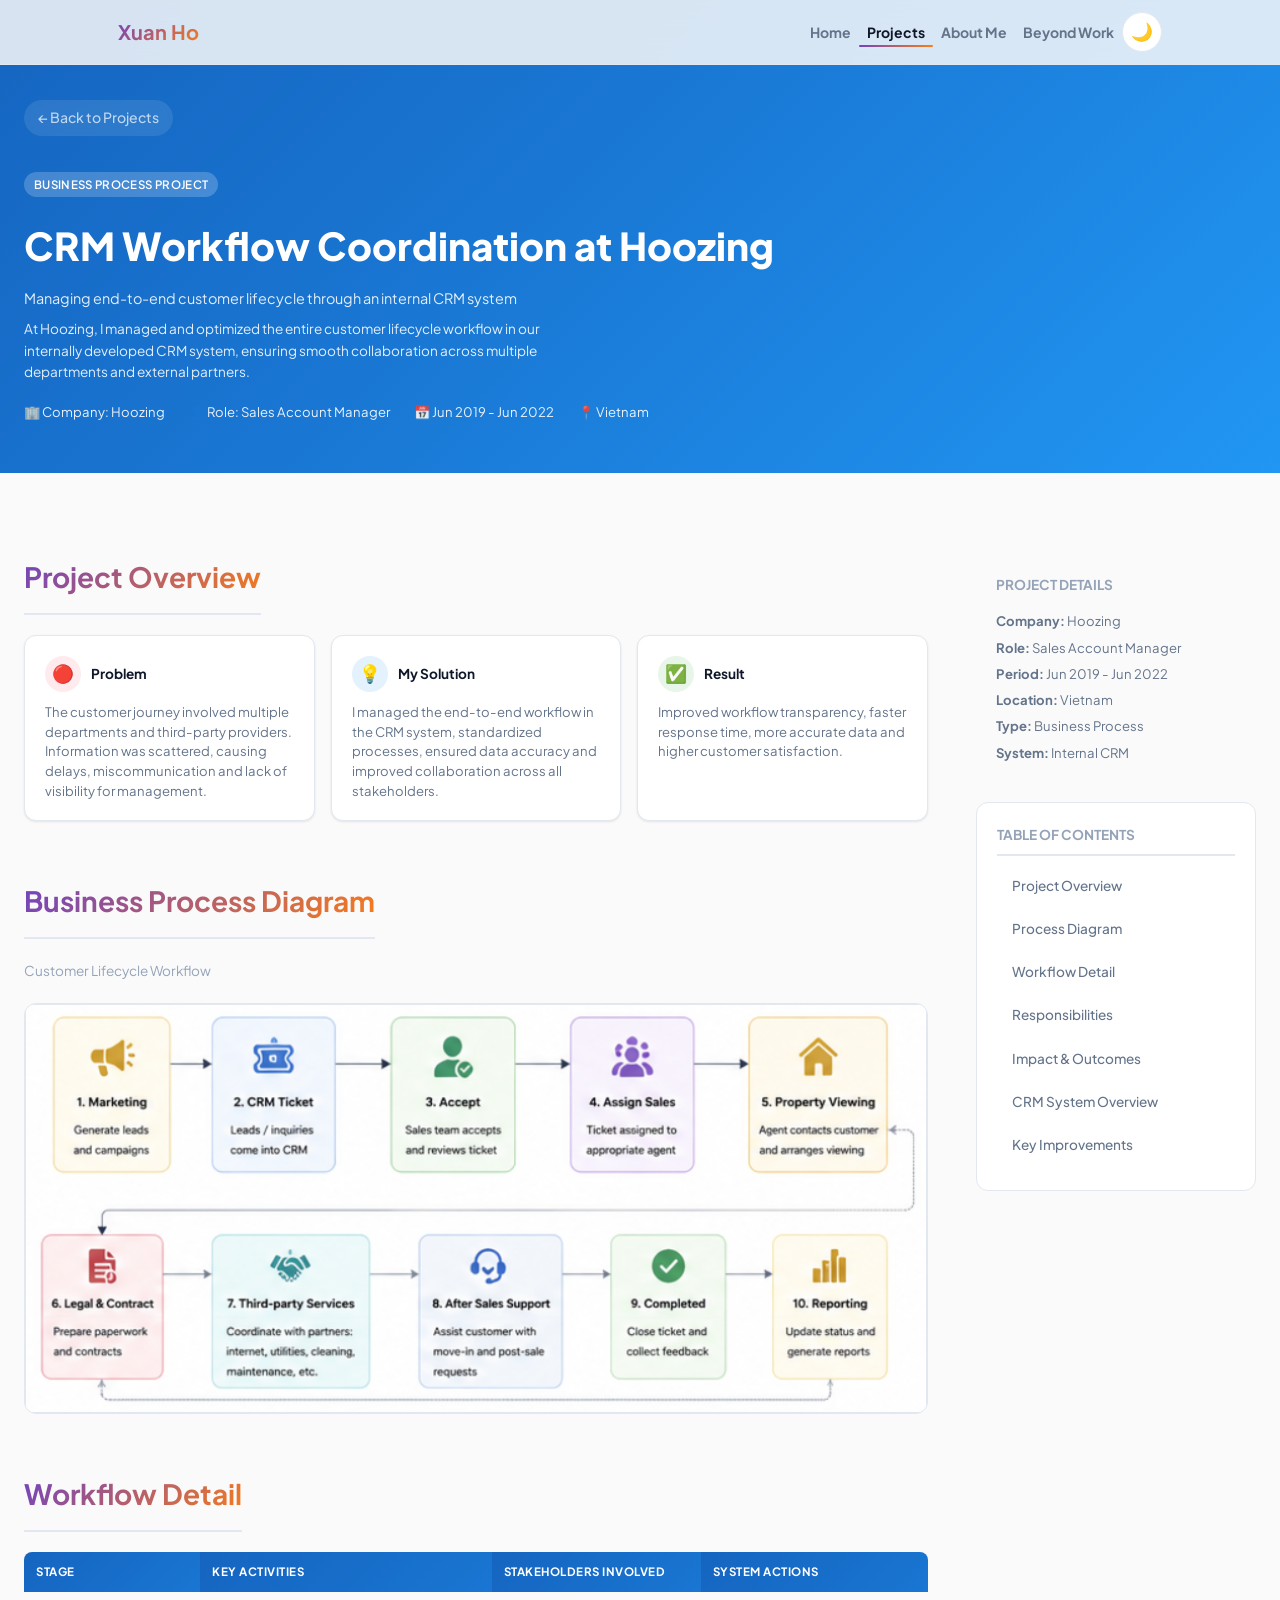
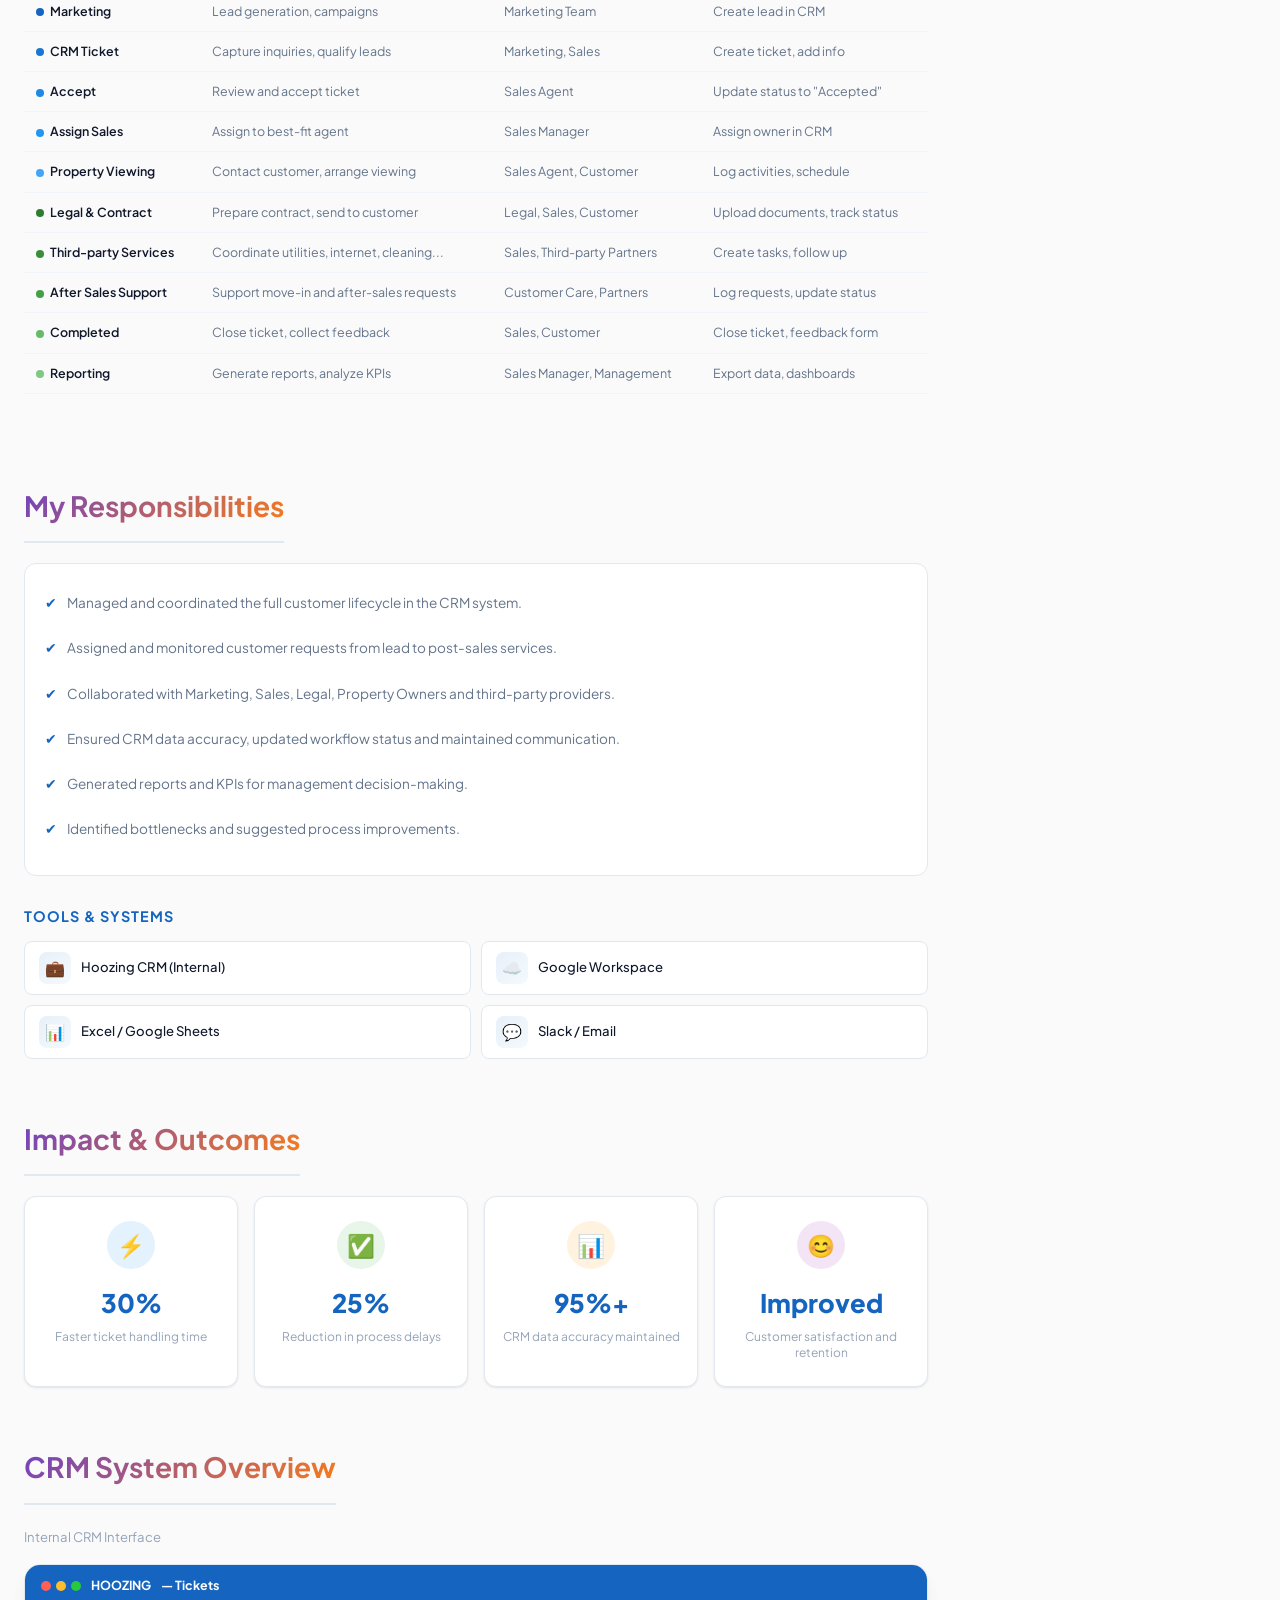
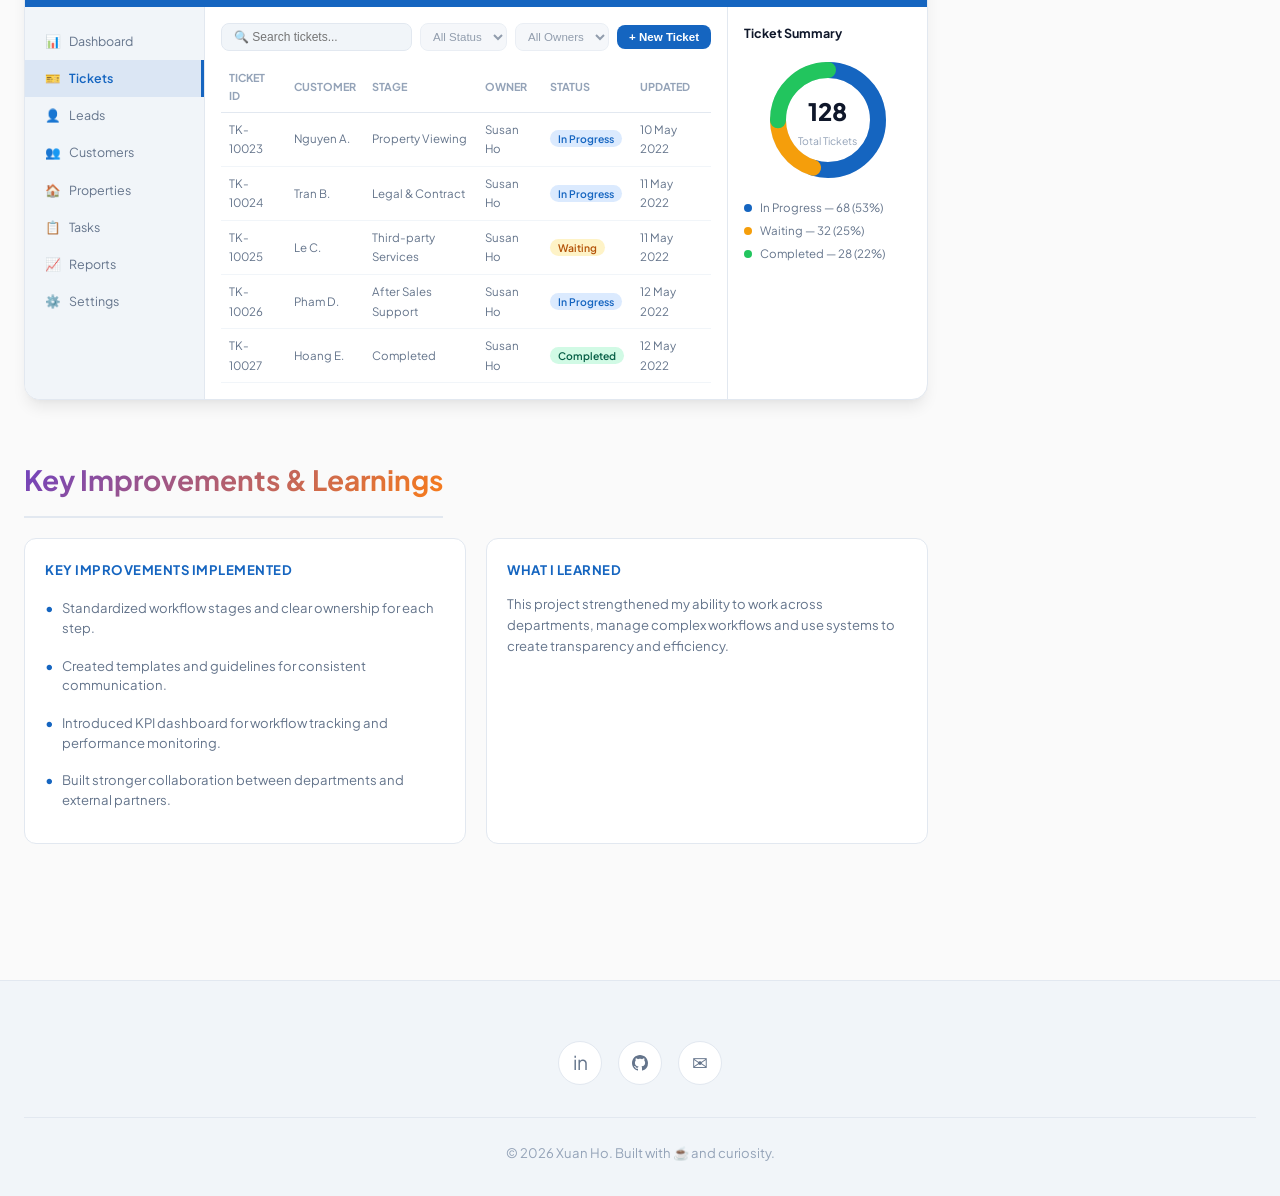
<file: projects/crm-workflow-hoozing.html>
<!DOCTYPE html>
<html lang="en">

<head>
  <meta charset="UTF-8">
  <meta name="viewport" content="width=device-width, initial-scale=1.0">
  <title>CRM Workflow Coordination at Hoozing - Xuan Ho</title>
  <meta name="description"
    content="Case study: Managing end-to-end customer lifecycle through an internal CRM system at Hoozing, Vietnam's premium residential leasing company.">
  <link rel="stylesheet" href="../css/custom.css">
  <link rel="icon"
    href="data:image/svg+xml,<svg xmlns=%22http://www.w3.org/2000/svg%22 viewBox=%220 0 100 100%22><text y=%22.9em%22 font-size=%2290%22>🌸</text></svg>">
  <style>
    /* ===== Hoozing CRM Case Study Styles ===== */
    .hoozing-hero {
      background: linear-gradient(135deg, #1565C0 0%, #1976D2 40%, #2196F3 100%);
      padding: 100px 24px 50px;
      color: #fff;
    }

    .hoozing-hero h1 {
      font-size: clamp(1.8rem, 4vw, 2.4rem);
      font-weight: 800;
      color: #fff;
      margin-bottom: 8px;
      -webkit-text-fill-color: #fff;
      background: none;
    }

    .hoozing-hero .hero-desc {
      font-size: 0.9rem;
      color: rgba(255, 255, 255, 0.88);
      line-height: 1.6;
      max-width: 550px;
    }

    .hoozing-meta-bar {
      display: flex;
      gap: 24px;
      flex-wrap: wrap;
      font-size: 0.82rem;
      color: rgba(255, 255, 255, 0.9);
      margin-top: 18px;
    }

    .hoozing-meta-bar span {
      display: flex;
      align-items: center;
      gap: 6px;
    }

    /* Overview Cards */
    .overview-cards {
      display: grid;
      grid-template-columns: repeat(3, 1fr);
      gap: 16px;
      margin-bottom: 32px;
    }

    .overview-card {
      background: var(--surface);
      border-radius: var(--radius);
      padding: 20px;
      border: 1px solid var(--border);
      box-shadow: var(--shadow);
    }

    .overview-card-header {
      display: flex;
      align-items: center;
      gap: 10px;
      margin-bottom: 10px;
    }

    .overview-card-icon {
      width: 36px;
      height: 36px;
      border-radius: 50%;
      display: flex;
      align-items: center;
      justify-content: center;
      font-size: 1.1rem;
      flex-shrink: 0;
    }

    .overview-card-header h4 {
      font-size: 0.85rem;
      font-weight: 700;
      color: var(--text);
      margin: 0;
    }

    .overview-card p {
      font-size: 0.82rem;
      color: var(--text-secondary);
      line-height: 1.5;
      margin: 0;
    }

    /* Process Diagram */
    .process-diagram {
      margin-bottom: 32px;
    }

    .process-flow-grid {
      display: grid;
      grid-template-columns: repeat(5, 1fr);
      gap: 12px;
      margin-bottom: 12px;
    }

    .flow-step {
      background: var(--surface);
      border-radius: var(--radius-sm);
      padding: 14px 10px;
      text-align: center;
      border: 1px solid var(--border);
      position: relative;
      transition: all var(--transition);
    }

    .flow-step:hover {
      box-shadow: var(--shadow-md);
      transform: translateY(-2px);
    }

    .flow-step-num {
      width: 28px;
      height: 28px;
      border-radius: 50%;
      display: flex;
      align-items: center;
      justify-content: center;
      font-size: 0.72rem;
      font-weight: 800;
      color: #fff;
      margin: 0 auto 8px;
    }

    .flow-step h4 {
      font-size: 0.72rem;
      font-weight: 700;
      color: var(--text);
      margin-bottom: 4px;
      line-height: 1.3;
    }

    .flow-step p {
      font-size: 0.68rem;
      color: var(--text-muted);
      line-height: 1.4;
      margin: 0;
    }

    .flow-row-1 .flow-step .flow-step-num {
      background: #1565C0;
    }

    .flow-row-2 .flow-step .flow-step-num {
      background: #2E7D32;
    }

    /* Workflow Detail Table */
    .workflow-table {
      width: 100%;
      border-collapse: collapse;
      font-size: 0.78rem;
      margin-bottom: 32px;
    }

    .workflow-table thead th {
      background: linear-gradient(135deg, #1565C0, #1976D2);
      color: #fff;
      padding: 10px 12px;
      text-align: left;
      font-weight: 700;
      font-size: 0.72rem;
      text-transform: uppercase;
      letter-spacing: 0.5px;
    }

    .workflow-table thead th:first-child {
      border-radius: var(--radius-sm) 0 0 0;
    }

    .workflow-table thead th:last-child {
      border-radius: 0 var(--radius-sm) 0 0;
    }

    .workflow-table tbody td {
      padding: 9px 12px;
      border-bottom: 1px solid var(--border-light);
      color: var(--text-secondary);
      vertical-align: top;
    }

    .workflow-table tbody tr:hover {
      background: var(--bg-alt);
    }

    .workflow-table .stage-dot {
      display: inline-block;
      width: 8px;
      height: 8px;
      border-radius: 50%;
      margin-right: 6px;
      vertical-align: middle;
    }

    .workflow-table tbody td:first-child {
      font-weight: 600;
      color: var(--text);
    }

    /* Tools Grid */
    .tools-grid {
      display: grid;
      grid-template-columns: repeat(2, 1fr);
      gap: 10px;
      margin-bottom: 32px;
    }

    .tool-item {
      display: flex;
      align-items: center;
      gap: 10px;
      padding: 10px 14px;
      background: var(--surface);
      border-radius: var(--radius-sm);
      border: 1px solid var(--border);
      font-size: 0.82rem;
      font-weight: 500;
      color: var(--text);
    }

    .tool-icon {
      width: 32px;
      height: 32px;
      border-radius: var(--radius-sm);
      background: linear-gradient(135deg, rgba(21, 101, 192, 0.1), rgba(33, 150, 243, 0.05));
      display: flex;
      align-items: center;
      justify-content: center;
      font-size: 1rem;
      flex-shrink: 0;
    }

    /* Impact Cards */
    .impact-metrics {
      display: grid;
      grid-template-columns: repeat(4, 1fr);
      gap: 16px;
      margin-bottom: 32px;
    }

    .impact-metric {
      background: var(--surface);
      border-radius: var(--radius);
      padding: 24px 16px;
      text-align: center;
      border: 1px solid var(--border);
      box-shadow: var(--shadow);
      transition: all var(--transition);
    }

    .impact-metric:hover {
      box-shadow: var(--shadow-lg);
      transform: translateY(-3px);
    }

    .impact-metric-icon {
      width: 48px;
      height: 48px;
      border-radius: 50%;
      margin: 0 auto 12px;
      display: flex;
      align-items: center;
      justify-content: center;
      font-size: 1.4rem;
    }

    .impact-metric-value {
      font-size: 1.6rem;
      font-weight: 800;
      color: #1565C0;
      margin-bottom: 4px;
    }

    .impact-metric-label {
      font-size: 0.75rem;
      color: var(--text-muted);
      line-height: 1.4;
    }

    /* CRM Mockup */
    .crm-mockup {
      background: var(--surface);
      border-radius: var(--radius-lg);
      border: 1px solid var(--border);
      box-shadow: var(--shadow-lg);
      overflow: hidden;
      margin-bottom: 32px;
    }

    .crm-titlebar {
      background: #1565C0;
      color: #fff;
      padding: 10px 16px;
      font-size: 0.78rem;
      font-weight: 700;
      display: flex;
      align-items: center;
      gap: 10px;
    }

    .crm-titlebar-dots {
      display: flex;
      gap: 5px;
    }

    .crm-titlebar-dots span {
      width: 10px;
      height: 10px;
      border-radius: 50%;
    }

    .crm-body {
      display: grid;
      grid-template-columns: 180px 1fr 200px;
      min-height: 300px;
    }

    .crm-sidebar {
      background: var(--bg-alt);
      border-right: 1px solid var(--border);
      padding: 16px 0;
    }

    .crm-sidebar-item {
      padding: 8px 20px;
      font-size: 0.78rem;
      color: var(--text-secondary);
      cursor: default;
      display: flex;
      align-items: center;
      gap: 8px;
    }

    .crm-sidebar-item.active {
      background: rgba(21, 101, 192, 0.1);
      color: #1565C0;
      font-weight: 600;
      border-right: 3px solid #1565C0;
    }

    .crm-main {
      padding: 16px;
    }

    .crm-search {
      display: flex;
      gap: 8px;
      margin-bottom: 12px;
      align-items: center;
    }

    .crm-search input {
      flex: 1;
      padding: 6px 12px;
      border-radius: var(--radius-sm);
      border: 1px solid var(--border);
      background: var(--bg-alt);
      font-size: 0.75rem;
      color: var(--text);
    }

    .crm-search select {
      padding: 6px 8px;
      border-radius: var(--radius-sm);
      border: 1px solid var(--border);
      background: var(--bg-alt);
      font-size: 0.72rem;
      color: var(--text-secondary);
    }

    .crm-btn-new {
      padding: 6px 12px;
      background: #1565C0;
      color: #fff;
      border: none;
      border-radius: var(--radius-sm);
      font-size: 0.72rem;
      font-weight: 600;
      cursor: default;
    }

    .crm-table {
      width: 100%;
      border-collapse: collapse;
      font-size: 0.72rem;
    }

    .crm-table th {
      text-align: left;
      padding: 6px 8px;
      font-weight: 700;
      color: var(--text-muted);
      border-bottom: 1px solid var(--border);
      font-size: 0.68rem;
      text-transform: uppercase;
    }

    .crm-table td {
      padding: 7px 8px;
      border-bottom: 1px solid var(--border-light);
      color: var(--text-secondary);
    }

    .crm-status {
      padding: 2px 8px;
      border-radius: 10px;
      font-size: 0.65rem;
      font-weight: 600;
    }

    .crm-status.in-progress {
      background: #DBEAFE;
      color: #1565C0;
    }

    .crm-status.waiting {
      background: #FEF3C7;
      color: #B45309;
    }

    .crm-status.completed {
      background: #D1FAE5;
      color: #065F46;
    }

    .crm-summary {
      padding: 16px;
      border-left: 1px solid var(--border);
    }

    .crm-summary h4 {
      font-size: 0.78rem;
      font-weight: 700;
      color: var(--text);
      margin-bottom: 16px;
    }

    .donut-wrapper {
      width: 120px;
      height: 120px;
      margin: 0 auto 16px;
      position: relative;
    }

    .donut-center {
      position: absolute;
      top: 50%;
      left: 50%;
      transform: translate(-50%, -50%);
      text-align: center;
    }

    .donut-center .donut-total {
      font-size: 1.5rem;
      font-weight: 800;
      color: var(--text);
    }

    .donut-center .donut-label {
      font-size: 0.65rem;
      color: var(--text-muted);
    }

    .donut-legend {
      font-size: 0.72rem;
      color: var(--text-secondary);
      line-height: 2;
    }

    .donut-legend-dot {
      display: inline-block;
      width: 8px;
      height: 8px;
      border-radius: 50%;
      margin-right: 6px;
    }

    /* Two Column Layout */
    .two-col {
      display: grid;
      grid-template-columns: 1fr 1fr;
      gap: 20px;
      margin-bottom: 32px;
    }

    .info-box {
      background: var(--surface);
      border-radius: var(--radius);
      padding: 20px;
      border: 1px solid var(--border);
    }

    .info-box h4 {
      font-size: 0.82rem;
      font-weight: 700;
      color: #1565C0;
      text-transform: uppercase;
      letter-spacing: 0.5px;
      margin-bottom: 12px;
    }

    .info-box ul {
      list-style: none;
      padding: 0;
      margin: 0;
    }

    .info-box ul li {
      font-size: 0.82rem;
      color: var(--text-secondary);
      line-height: 1.5;
      padding: 5px 0;
      display: flex;
      align-items: flex-start;
      gap: 8px;
    }

    .info-box ul li::before {
      content: "•";
      color: #1565C0;
      font-weight: 700;
      flex-shrink: 0;
    }

    .info-box p {
      font-size: 0.82rem;
      color: var(--text-secondary);
      line-height: 1.6;
    }

    @media (max-width: 1024px) {
      .overview-cards {
        grid-template-columns: 1fr;
      }

      .process-flow-grid {
        grid-template-columns: repeat(3, 1fr);
      }

      .impact-metrics {
        grid-template-columns: repeat(2, 1fr);
      }

      .crm-body {
        grid-template-columns: 1fr;
      }

      .crm-sidebar {
        display: none;
      }

      .crm-summary {
        border-left: none;
        border-top: 1px solid var(--border);
      }

      .two-col {
        grid-template-columns: 1fr;
      }
    }

    @media (max-width: 640px) {
      .process-flow-grid {
        grid-template-columns: repeat(2, 1fr);
      }

      .impact-metrics {
        grid-template-columns: 1fr;
      }

      .tools-grid {
        grid-template-columns: 1fr;
      }
    }
  </style>
</head>

<body>
  <nav class="navbar">
    <div class="nav-container">
      <a href="../index.html" class="nav-logo">Xuan Ho</a>
      <ul class="nav-links" id="nav-links">
        <li><a href="../index.html">Home</a></li>
        <li><a href="../projects.html" class="active">Projects</a></li>
        <li><a href="../resume.html">About Me</a></li>
        <li><a href="../beyond.html">Beyond Work</a></li>
        <li><button class="theme-toggle" id="theme-toggle" aria-label="Toggle theme"><span
              class="theme-icon">🌙</span></button></li>
      </ul>
      <div style="display:flex;align-items:center;gap:12px">
        <button class="theme-toggle" id="theme-toggle-mobile" aria-label="Toggle theme" style="display:none"><span
            class="theme-icon">🌙</span></button>
        <button class="hamburger" id="hamburger" aria-label="Menu"><span></span><span></span><span></span></button>
      </div>
    </div>
  </nav>
  <div class="nav-overlay" id="nav-overlay"></div>

  <!-- Hero -->
  <section class="hoozing-hero">
    <div class="container">
      <a href="../projects.html" class="project-back-link" style="color: rgba(255,255,255,0.7);">← Back to Projects</a>
      <div class="project-hero-tags" style="margin-top: 12px;">
        <span class="project-tag" style="background: rgba(255,255,255,0.2); color: #fff;">Business Process
          Project</span>
      </div>
      <h1>CRM Workflow Coordination at Hoozing</h1>
      <p class="hero-desc">Managing end-to-end customer lifecycle through an internal CRM system</p>
      <p class="hero-desc" style="margin-top: 8px; font-size: 0.85rem;">At Hoozing, I managed and optimized the entire
        customer lifecycle workflow in our internally developed CRM system, ensuring smooth collaboration across
        multiple departments and external partners.</p>
      <div class="hoozing-meta-bar">
        <span>🏢 Company: Hoozing</span>
        <span>👤 Role: Sales Account Manager</span>
        <span>📅 Jun 2019 - Jun 2022</span>
        <span>📍 Vietnam</span>
      </div>
    </div>
  </section>

  <!-- Main Content -->
  <section class="section">
    <div class="container">
      <div class="project-layout">
        <div class="project-main">

          <!-- ══════ PROJECT OVERVIEW ══════ -->
          <div class="project-section" id="project-overview">
            <h2 class="section-heading-gradient">Project Overview</h2>
            <div class="overview-cards">
              <div class="overview-card">
                <div class="overview-card-header">
                  <div class="overview-card-icon" style="background: #FFEBEE;">🔴</div>
                  <h4>Problem</h4>
                </div>
                <p>The customer journey involved multiple departments and third-party providers. Information was
                  scattered, causing delays, miscommunication and lack of visibility for management.</p>
              </div>
              <div class="overview-card">
                <div class="overview-card-header">
                  <div class="overview-card-icon" style="background: #E3F2FD;">💡</div>
                  <h4>My Solution</h4>
                </div>
                <p>I managed the end-to-end workflow in the CRM system, standardized processes, ensured data accuracy
                  and improved collaboration across all stakeholders.</p>
              </div>
              <div class="overview-card">
                <div class="overview-card-header">
                  <div class="overview-card-icon" style="background: #E8F5E9;">✅</div>
                  <h4>Result</h4>
                </div>
                <p>Improved workflow transparency, faster response time, more accurate data and higher customer
                  satisfaction.</p>
              </div>
            </div>
          </div>

          <!-- ══════ BUSINESS PROCESS DIAGRAM ══════ -->
          <div class="project-section" id="process-diagram">
            <h2 class="section-heading-gradient">Business Process Diagram</h2>
            <p style="font-size: 0.85rem; color: var(--text-muted); margin-bottom: 20px;">Customer Lifecycle Workflow
            </p>

            <div class="mb-4 mt-2">
              <div class="diagram-wrap" style="padding:0;overflow:hidden;">
                <img src="../assets/images/crm-process-diagram.png" alt="Customer Lifecycle Workflow Diagram"
                  style="width:100%;height:auto;border-radius:0.5rem;border:1px solid var(--border);" />
              </div>
            </div>
          </div>

          <!-- ══════ WORKFLOW DETAIL ══════ -->
          <div class="project-section" id="workflow-detail">
            <h2 class="section-heading-gradient">Workflow Detail</h2>
            <div style="overflow-x: auto;">
              <table class="workflow-table">
                <thead>
                  <tr>
                    <th>Stage</th>
                    <th>Key Activities</th>
                    <th>Stakeholders Involved</th>
                    <th>System Actions</th>
                  </tr>
                </thead>
                <tbody>
                  <tr>
                    <td><span class="stage-dot" style="background:#1565C0;"></span>Marketing</td>
                    <td>Lead generation, campaigns</td>
                    <td>Marketing Team</td>
                    <td>Create lead in CRM</td>
                  </tr>
                  <tr>
                    <td><span class="stage-dot" style="background:#1976D2;"></span>CRM Ticket</td>
                    <td>Capture inquiries, qualify leads</td>
                    <td>Marketing, Sales</td>
                    <td>Create ticket, add info</td>
                  </tr>
                  <tr>
                    <td><span class="stage-dot" style="background:#1E88E5;"></span>Accept</td>
                    <td>Review and accept ticket</td>
                    <td>Sales Agent</td>
                    <td>Update status to "Accepted"</td>
                  </tr>
                  <tr>
                    <td><span class="stage-dot" style="background:#2196F3;"></span>Assign Sales</td>
                    <td>Assign to best-fit agent</td>
                    <td>Sales Manager</td>
                    <td>Assign owner in CRM</td>
                  </tr>
                  <tr>
                    <td><span class="stage-dot" style="background:#42A5F5;"></span>Property Viewing</td>
                    <td>Contact customer, arrange viewing</td>
                    <td>Sales Agent, Customer</td>
                    <td>Log activities, schedule</td>
                  </tr>
                  <tr>
                    <td><span class="stage-dot" style="background:#2E7D32;"></span>Legal & Contract</td>
                    <td>Prepare contract, send to customer</td>
                    <td>Legal, Sales, Customer</td>
                    <td>Upload documents, track status</td>
                  </tr>
                  <tr>
                    <td><span class="stage-dot" style="background:#388E3C;"></span>Third-party Services</td>
                    <td>Coordinate utilities, internet, cleaning...</td>
                    <td>Sales, Third-party Partners</td>
                    <td>Create tasks, follow up</td>
                  </tr>
                  <tr>
                    <td><span class="stage-dot" style="background:#43A047;"></span>After Sales Support</td>
                    <td>Support move-in and after-sales requests</td>
                    <td>Customer Care, Partners</td>
                    <td>Log requests, update status</td>
                  </tr>
                  <tr>
                    <td><span class="stage-dot" style="background:#66BB6A;"></span>Completed</td>
                    <td>Close ticket, collect feedback</td>
                    <td>Sales, Customer</td>
                    <td>Close ticket, feedback form</td>
                  </tr>
                  <tr>
                    <td><span class="stage-dot" style="background:#81C784;"></span>Reporting</td>
                    <td>Generate reports, analyze KPIs</td>
                    <td>Sales Manager, Management</td>
                    <td>Export data, dashboards</td>
                  </tr>
                </tbody>
              </table>
            </div>
          </div>

          <!-- ══════ MY RESPONSIBILITIES & TOOLS ══════ -->
          <div class="project-section" id="responsibilities">
            <h2 class="section-heading-gradient">My Responsibilities</h2>
            <div
              style="background: var(--surface); border-radius: var(--radius); padding: 20px; border: 1px solid var(--border); margin-bottom: 24px;">
              <ul style="list-style: none; padding: 0; margin: 0;">
                <li
                  style="padding: 7px 0; font-size: 0.85rem; color: var(--text-secondary); display: flex; align-items: flex-start; gap: 10px;">
                  <span style="color: #1565C0; flex-shrink: 0;">✔</span> Managed and coordinated the full customer
                  lifecycle in the CRM system.
                </li>
                <li
                  style="padding: 7px 0; font-size: 0.85rem; color: var(--text-secondary); display: flex; align-items: flex-start; gap: 10px;">
                  <span style="color: #1565C0; flex-shrink: 0;">✔</span> Assigned and monitored customer requests from
                  lead to post-sales services.
                </li>
                <li
                  style="padding: 7px 0; font-size: 0.85rem; color: var(--text-secondary); display: flex; align-items: flex-start; gap: 10px;">
                  <span style="color: #1565C0; flex-shrink: 0;">✔</span> Collaborated with Marketing, Sales, Legal,
                  Property Owners and third-party providers.
                </li>
                <li
                  style="padding: 7px 0; font-size: 0.85rem; color: var(--text-secondary); display: flex; align-items: flex-start; gap: 10px;">
                  <span style="color: #1565C0; flex-shrink: 0;">✔</span> Ensured CRM data accuracy, updated workflow
                  status and maintained communication.
                </li>
                <li
                  style="padding: 7px 0; font-size: 0.85rem; color: var(--text-secondary); display: flex; align-items: flex-start; gap: 10px;">
                  <span style="color: #1565C0; flex-shrink: 0;">✔</span> Generated reports and KPIs for management
                  decision-making.
                </li>
                <li
                  style="padding: 7px 0; font-size: 0.85rem; color: var(--text-secondary); display: flex; align-items: flex-start; gap: 10px;">
                  <span style="color: #1565C0; flex-shrink: 0;">✔</span> Identified bottlenecks and suggested process
                  improvements.
                </li>
              </ul>
            </div>

            <h3 class="sub-heading" style="font-size: 0.9rem; color: #1565C0; margin-bottom: 12px;">Tools & Systems</h3>
            <div class="tools-grid">
              <div class="tool-item">
                <div class="tool-icon">💼</div> Hoozing CRM (Internal)
              </div>
              <div class="tool-item">
                <div class="tool-icon">☁️</div> Google Workspace
              </div>
              <div class="tool-item">
                <div class="tool-icon">📊</div> Excel / Google Sheets
              </div>
              <div class="tool-item">
                <div class="tool-icon">💬</div> Slack / Email
              </div>
            </div>
          </div>

          <!-- ══════ IMPACT & OUTCOMES ══════ -->
          <div class="project-section" id="impact">
            <h2 class="section-heading-gradient">Impact & Outcomes</h2>
            <div class="impact-metrics">
              <div class="impact-metric">
                <div class="impact-metric-icon" style="background: #E3F2FD;">⚡</div>
                <div class="impact-metric-value">30%</div>
                <div class="impact-metric-label">Faster ticket handling time</div>
              </div>
              <div class="impact-metric">
                <div class="impact-metric-icon" style="background: #E8F5E9;">✅</div>
                <div class="impact-metric-value">25%</div>
                <div class="impact-metric-label">Reduction in process delays</div>
              </div>
              <div class="impact-metric">
                <div class="impact-metric-icon" style="background: #FFF3E0;">📊</div>
                <div class="impact-metric-value">95%+</div>
                <div class="impact-metric-label">CRM data accuracy maintained</div>
              </div>
              <div class="impact-metric">
                <div class="impact-metric-icon" style="background: #F3E5F5;">😊</div>
                <div class="impact-metric-value">Improved</div>
                <div class="impact-metric-label">Customer satisfaction and retention</div>
              </div>
            </div>
          </div>

          <!-- ══════ CRM SYSTEM OVERVIEW ══════ -->
          <div class="project-section" id="crm-system">
            <h2 class="section-heading-gradient">CRM System Overview</h2>
            <p style="font-size: 0.82rem; color: var(--text-muted); margin-bottom: 16px;">Internal CRM Interface</p>
            <div class="crm-mockup">
              <div class="crm-titlebar">
                <div class="crm-titlebar-dots">
                  <span style="background:#FF5F57;"></span>
                  <span style="background:#FFBD2E;"></span>
                  <span style="background:#27C93F;"></span>
                </div>
                <span>HOOZING</span> — Tickets
              </div>
              <div class="crm-body">
                <div class="crm-sidebar">
                  <div class="crm-sidebar-item"><span>📊</span> Dashboard</div>
                  <div class="crm-sidebar-item active"><span>🎫</span> Tickets</div>
                  <div class="crm-sidebar-item"><span>👤</span> Leads</div>
                  <div class="crm-sidebar-item"><span>👥</span> Customers</div>
                  <div class="crm-sidebar-item"><span>🏠</span> Properties</div>
                  <div class="crm-sidebar-item"><span>📋</span> Tasks</div>
                  <div class="crm-sidebar-item"><span>📈</span> Reports</div>
                  <div class="crm-sidebar-item"><span>⚙️</span> Settings</div>
                </div>
                <div class="crm-main">
                  <div class="crm-search">
                    <input type="text" placeholder="🔍 Search tickets..." disabled>
                    <select disabled>
                      <option>All Status</option>
                    </select>
                    <select disabled>
                      <option>All Owners</option>
                    </select>
                    <button class="crm-btn-new">+ New Ticket</button>
                  </div>
                  <table class="crm-table">
                    <thead>
                      <tr>
                        <th>Ticket ID</th>
                        <th>Customer</th>
                        <th>Stage</th>
                        <th>Owner</th>
                        <th>Status</th>
                        <th>Updated</th>
                      </tr>
                    </thead>
                    <tbody>
                      <tr>
                        <td>TK-10023</td>
                        <td>Nguyen A.</td>
                        <td>Property Viewing</td>
                        <td>Susan Ho</td>
                        <td><span class="crm-status in-progress">In Progress</span></td>
                        <td>10 May 2022</td>
                      </tr>
                      <tr>
                        <td>TK-10024</td>
                        <td>Tran B.</td>
                        <td>Legal & Contract</td>
                        <td>Susan Ho</td>
                        <td><span class="crm-status in-progress">In Progress</span></td>
                        <td>11 May 2022</td>
                      </tr>
                      <tr>
                        <td>TK-10025</td>
                        <td>Le C.</td>
                        <td>Third-party Services</td>
                        <td>Susan Ho</td>
                        <td><span class="crm-status waiting">Waiting</span></td>
                        <td>11 May 2022</td>
                      </tr>
                      <tr>
                        <td>TK-10026</td>
                        <td>Pham D.</td>
                        <td>After Sales Support</td>
                        <td>Susan Ho</td>
                        <td><span class="crm-status in-progress">In Progress</span></td>
                        <td>12 May 2022</td>
                      </tr>
                      <tr>
                        <td>TK-10027</td>
                        <td>Hoang E.</td>
                        <td>Completed</td>
                        <td>Susan Ho</td>
                        <td><span class="crm-status completed">Completed</span></td>
                        <td>12 May 2022</td>
                      </tr>
                    </tbody>
                  </table>
                </div>
                <div class="crm-summary">
                  <h4>Ticket Summary</h4>
                  <div class="donut-wrapper">
                    <svg viewBox="0 0 120 120" style="transform: rotate(-90deg);">
                      <circle cx="60" cy="60" r="50" fill="none" stroke="var(--border)" stroke-width="16" />
                      <circle cx="60" cy="60" r="50" fill="none" stroke="#1565C0" stroke-width="16"
                        stroke-dasharray="172 142" stroke-linecap="round" />
                      <circle cx="60" cy="60" r="50" fill="none" stroke="#F59E0B" stroke-width="16"
                        stroke-dasharray="63 251" stroke-dashoffset="-172" stroke-linecap="round" />
                      <circle cx="60" cy="60" r="50" fill="none" stroke="#22C55E" stroke-width="16"
                        stroke-dasharray="79 235" stroke-dashoffset="-235" stroke-linecap="round" />
                    </svg>
                    <div class="donut-center">
                      <div class="donut-total">128</div>
                      <div class="donut-label">Total Tickets</div>
                    </div>
                  </div>
                  <div class="donut-legend">
                    <div><span class="donut-legend-dot" style="background:#1565C0;"></span> In Progress — 68 (53%)</div>
                    <div><span class="donut-legend-dot" style="background:#F59E0B;"></span> Waiting — 32 (25%)</div>
                    <div><span class="donut-legend-dot" style="background:#22C55E;"></span> Completed — 28 (22%)</div>
                  </div>
                </div>
              </div>
            </div>
          </div>

          <!-- ══════ KEY IMPROVEMENTS & WHAT I LEARNED ══════ -->
          <div class="project-section" id="learnings">
            <h2 class="section-heading-gradient">Key Improvements & Learnings</h2>
            <div class="two-col">
              <div class="info-box">
                <h4>Key Improvements Implemented</h4>
                <ul>
                  <li>Standardized workflow stages and clear ownership for each step.</li>
                  <li>Created templates and guidelines for consistent communication.</li>
                  <li>Introduced KPI dashboard for workflow tracking and performance monitoring.</li>
                  <li>Built stronger collaboration between departments and external partners.</li>
                </ul>
              </div>
              <div class="info-box">
                <h4>What I Learned</h4>
                <p>This project strengthened my ability to work across departments, manage complex workflows and use
                  systems to create transparency and efficiency.</p>
              </div>
            </div>
          </div>

        </div>

        <!-- Sidebar -->
        <aside class="project-sidebar">
          <div class="sticky-sidebar">
            <div class="sidebar-card" style="padding: 20px;">
              <h4
                style="font-size: 0.85rem; font-weight: 700; text-transform: uppercase; color: var(--text-muted); margin-bottom: 12px;">
                Project Details</h4>
              <div style="font-size: 0.82rem; line-height: 2; color: var(--text-secondary);">
                <div><strong>Company:</strong> Hoozing</div>
                <div><strong>Role:</strong> Sales Account Manager</div>
                <div><strong>Period:</strong> Jun 2019 - Jun 2022</div>
                <div><strong>Location:</strong> Vietnam</div>
                <div><strong>Type:</strong> Business Process</div>
                <div><strong>System:</strong> Internal CRM</div>
              </div>
            </div>



            <!-- Table of Contents -->
            <div class="toc-card" style="padding: 20px; margin-top: 16px;">
              <h4
                style="font-size: 0.85rem; font-weight: 700; text-transform: uppercase; color: var(--text-muted); margin-bottom: 12px;">
                Table of Contents</h4>
              <ul class="toc-list" id="toc-list">
                <li><a href="#project-overview">Project Overview</a></li>
                <li><a href="#process-diagram">Process Diagram</a></li>
                <li><a href="#workflow-detail">Workflow Detail</a></li>
                <li><a href="#responsibilities">Responsibilities</a></li>
                <li><a href="#impact">Impact & Outcomes</a></li>
                <li><a href="#crm-system">CRM System Overview</a></li>
                <li><a href="#learnings">Key Improvements</a></li>
              </ul>
            </div>

          </div>
        </aside>
      </div>
    </div>
  </section>

  <footer class="footer">
    <div class="footer-content">
      <div class="social-links">
        <a href="https://linkedin.com/in/xuanhothanh" target="_blank" class="social-link" aria-label="LinkedIn">in</a>
        <a href="https://github.com/hothanhxuan" target="_blank" class="social-link" aria-label="GitHub"><svg
            xmlns="http://www.w3.org/2000/svg" width="16" height="16" fill="currentColor" viewBox="0 0 16 16">
            <path
              d="M8 0C3.58 0 0 3.58 0 8c0 3.54 2.29 6.53 5.47 7.59.4.07.55-.17.55-.38 0-.19-.01-.82-.01-1.49-2.01.37-2.53-.49-2.69-.94-.09-.23-.48-.94-.82-1.13-.28-.15-.68-.52-.01-.53.63-.01 1.08.58 1.23.82.72 1.21 1.87.87 2.33.66.07-.52.28-.87.51-1.07-1.78-.2-3.64-.89-3.64-3.95 0-.87.31-1.59.82-2.15-.08-.2-.36-1.02.08-2.12 0 0 .67-.21 2.2.82.64-.18 1.32-.27 2-.27.68 0 1.36.09 2 .27 1.53-1.04 2.2-.82 2.2-.82.44 1.1.16 1.92.08 2.12.51.56.82 1.27.82 2.15 0 3.07-1.87 3.75-3.65 3.95.29.25.54.73.54 1.48 0 1.07-.01 1.93-.01 2.2 0 .21.15.46.55.38A8.012 8.012 0 0 0 16 8c0-4.42-3.58-8-8-8z" />
          </svg></a>
        <a href="mailto:susanngo1995@gmail.com" class="social-link" aria-label="Email">✉</a>
      </div>
      <div class="footer-bottom">© 2026 Xuan Ho. Built with ☕ and curiosity.</div>
    </div>
  </footer>
  <button class="back-to-top" id="back-to-top" aria-label="Back to top">↑</button>
  <script src="../js/main.js"></script>
  <script>
    const mobileToggle = document.getElementById('theme-toggle-mobile');
    if (window.innerWidth <= 768 && mobileToggle) mobileToggle.style.display = 'flex';
    window.addEventListener('resize', () => { if (mobileToggle) mobileToggle.style.display = window.innerWidth <= 768 ? 'flex' : 'none'; });
    mobileToggle?.addEventListener('click', () => { const c = document.documentElement.getAttribute('data-theme'); setTheme(c === 'dark' ? 'light' : 'dark'); });
    const tocLinks = document.querySelectorAll('#toc-list a'), secs = document.querySelectorAll('.project-section');
    function updateToc() { let cur = ''; secs.forEach(s => { if (window.scrollY >= s.offsetTop - 120) cur = s.id; }); tocLinks.forEach(a => { a.classList.toggle('active', a.getAttribute('href') === '#' + cur); }); }
    window.addEventListener('scroll', updateToc, { passive: true });
  </script>
</body>

</html>
</file>
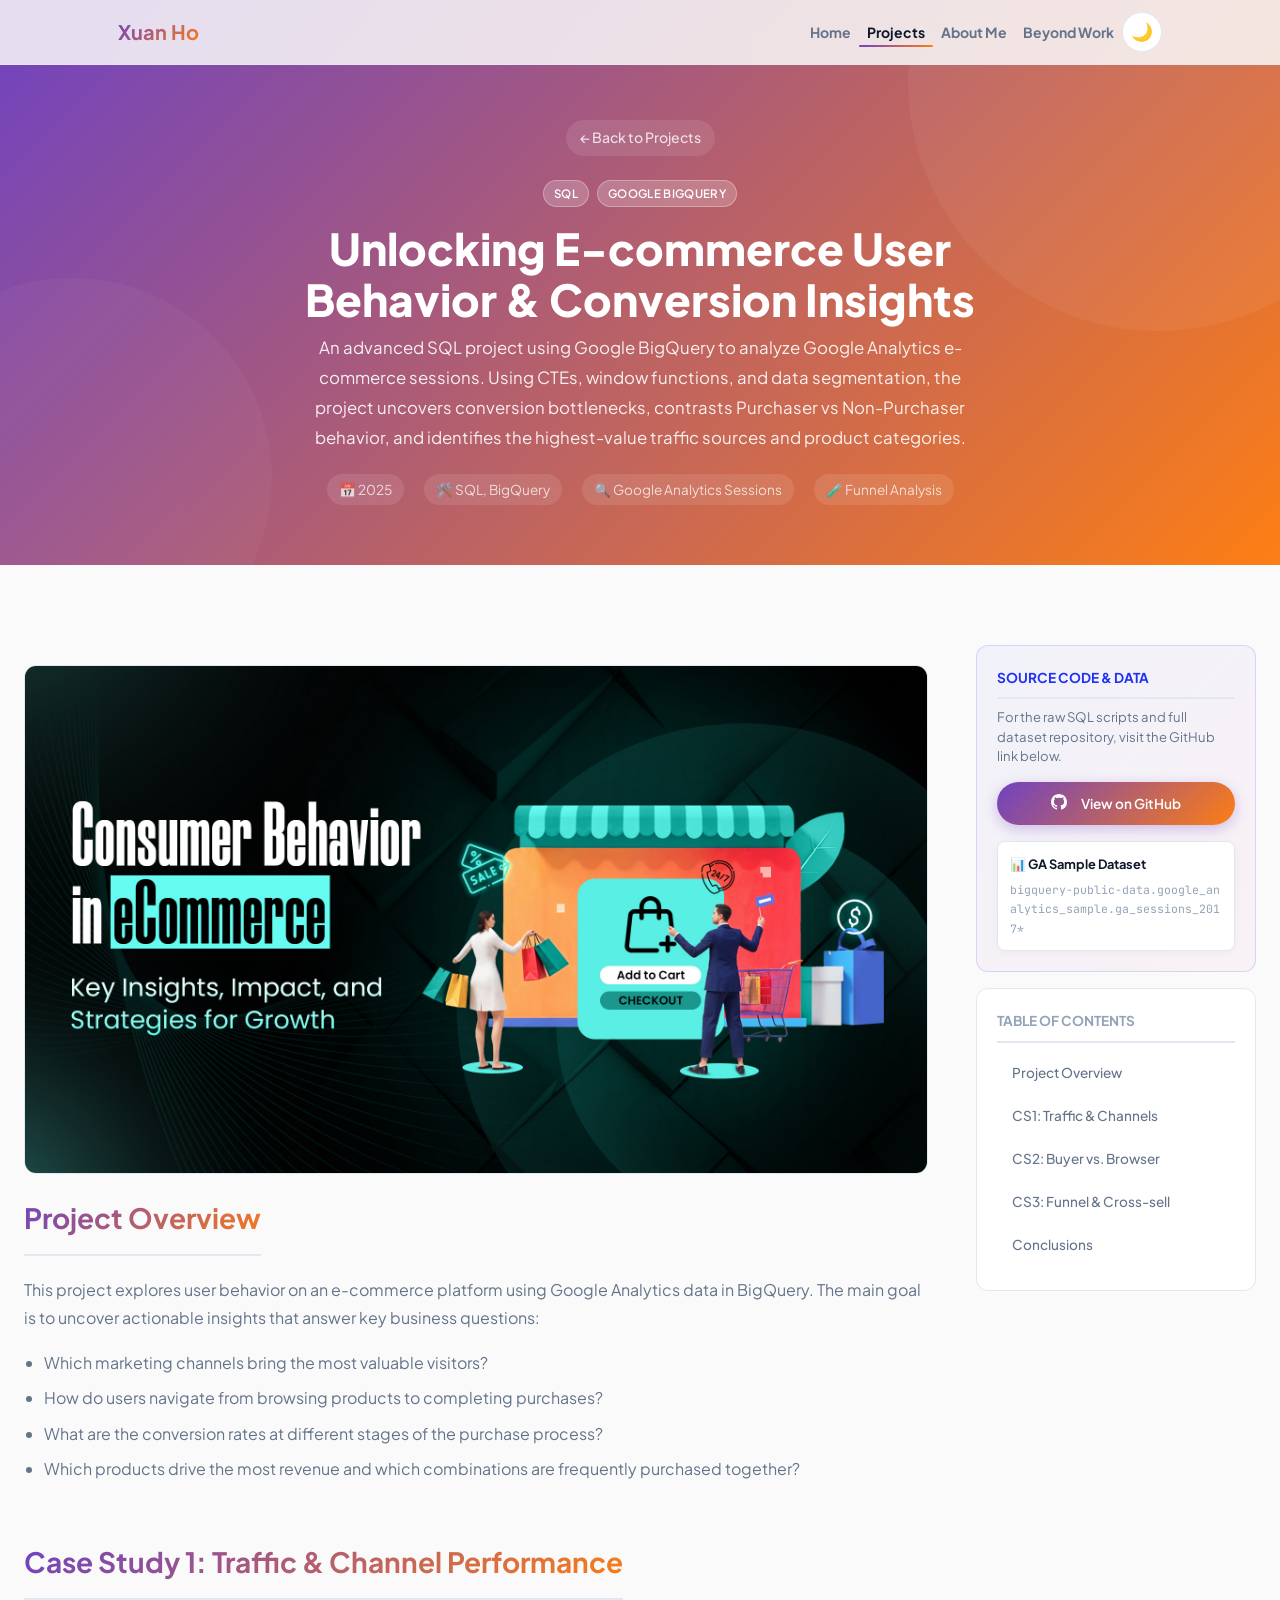
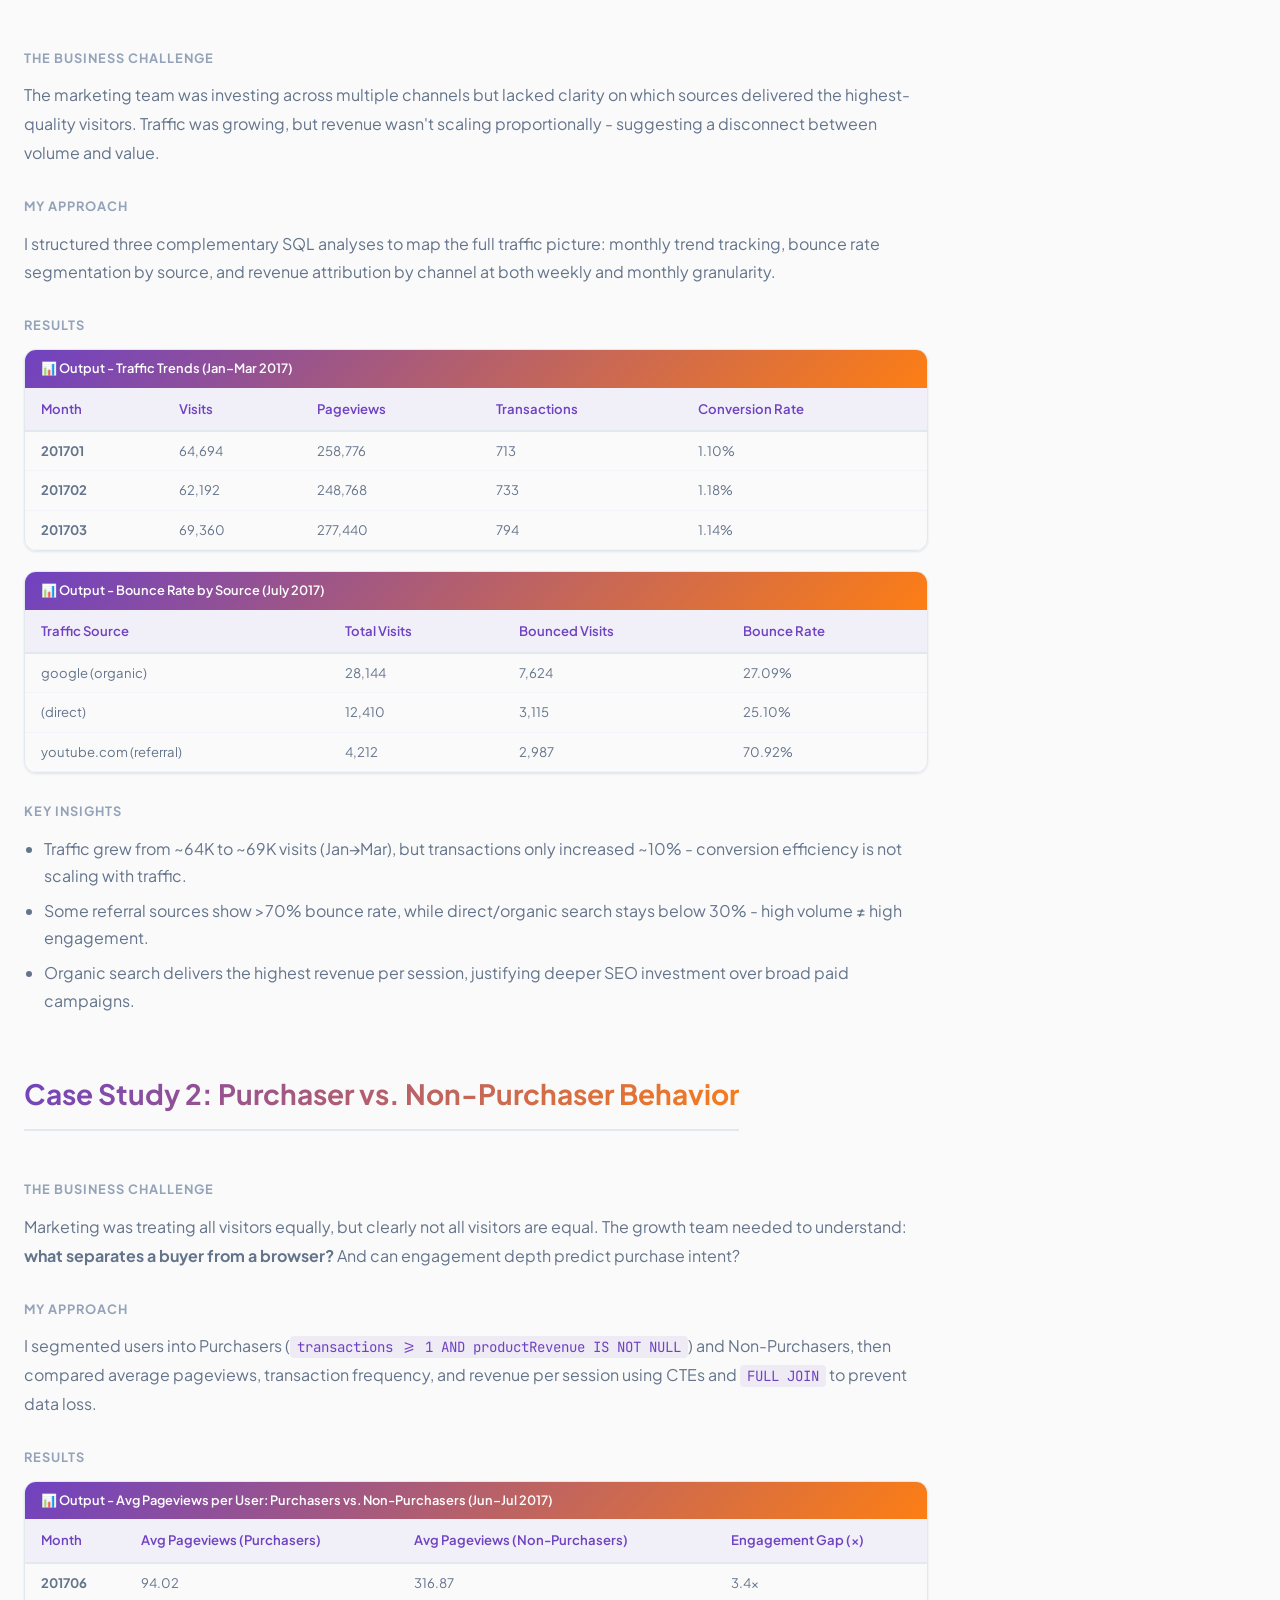
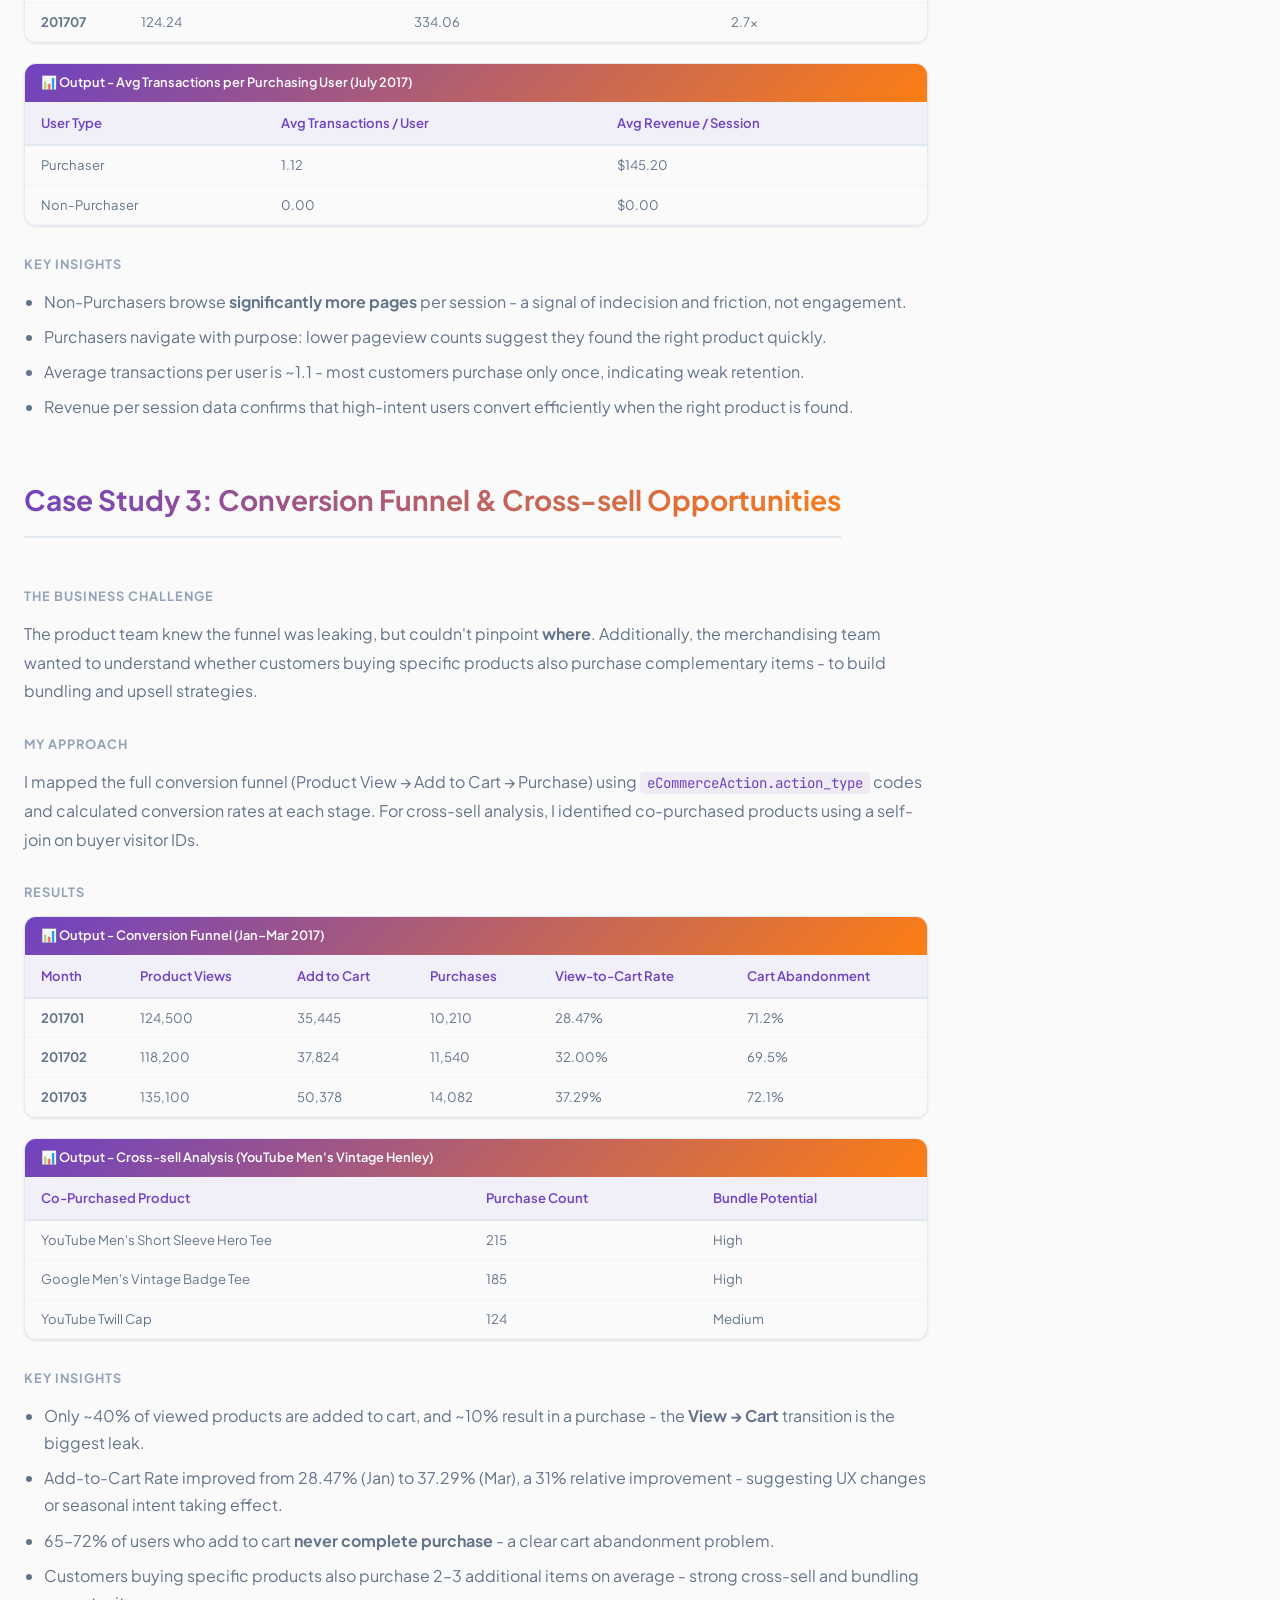
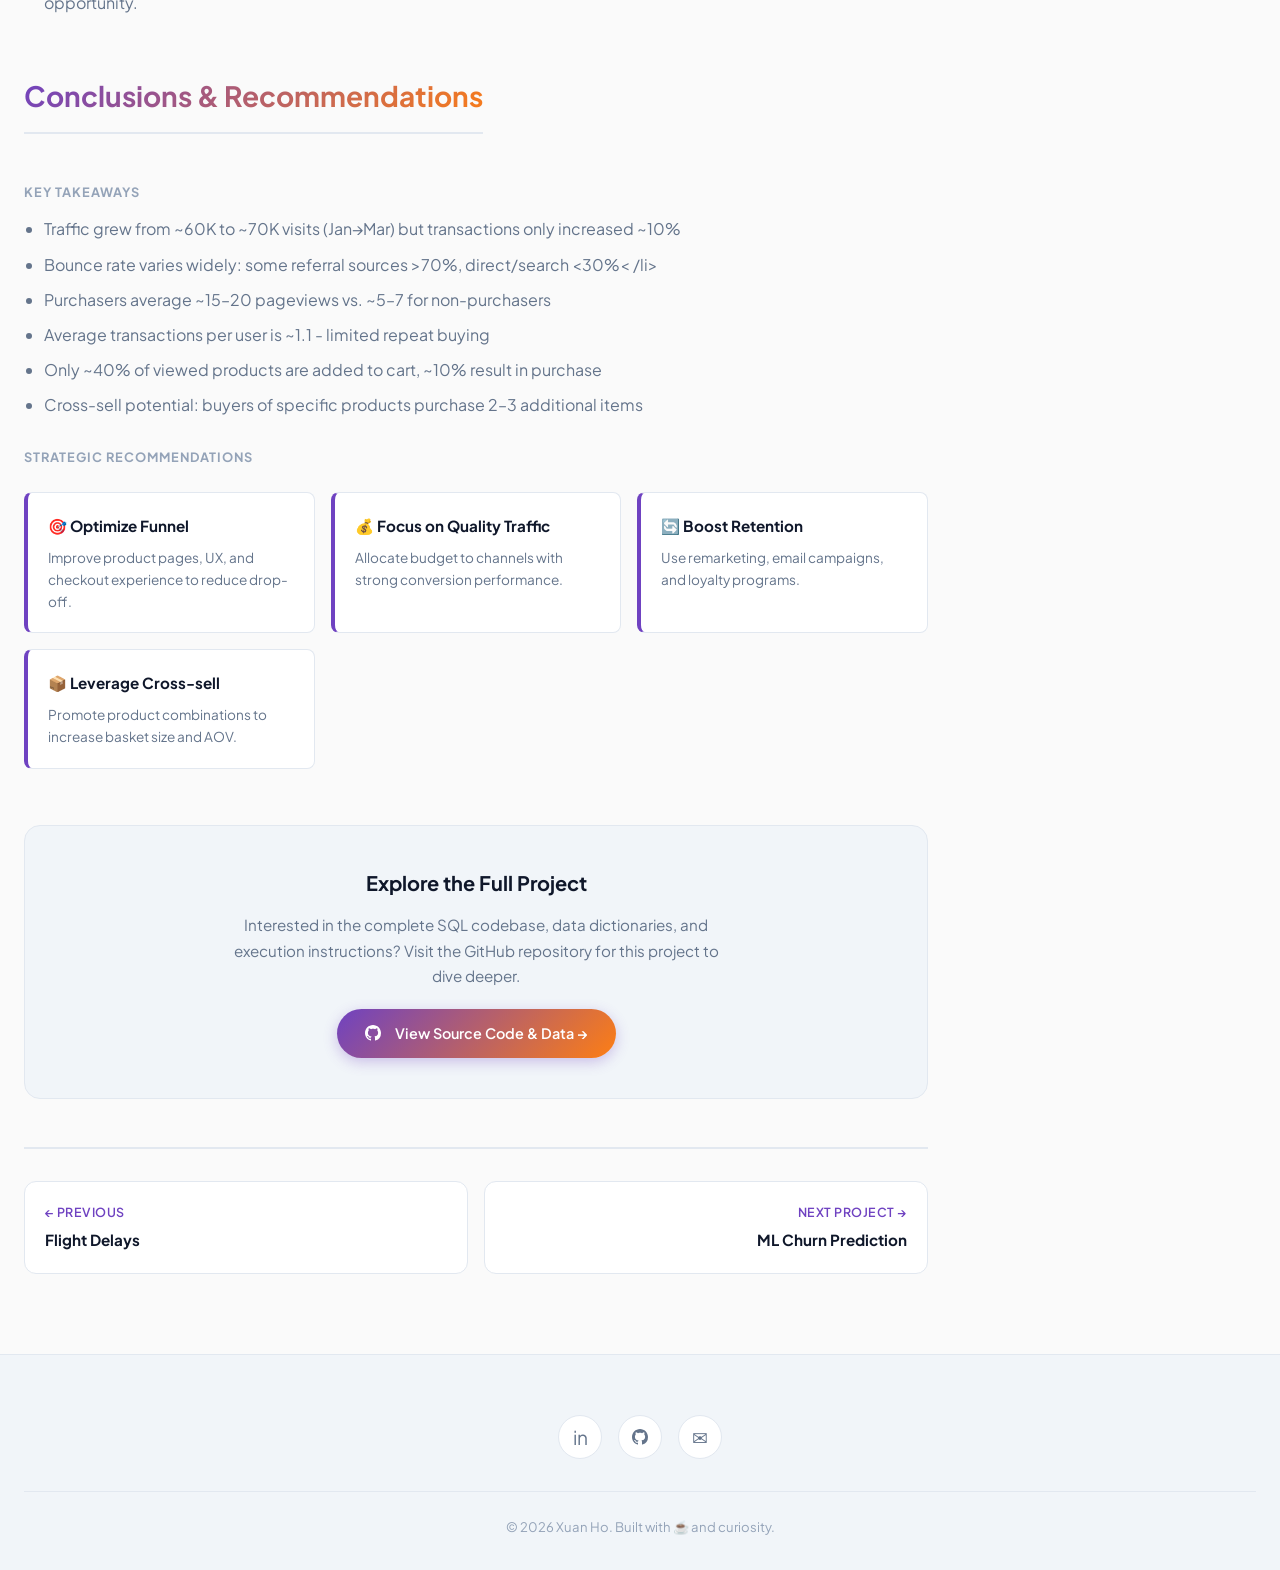
<file: projects/ecommerce-behavior.html>
<!DOCTYPE html>
<html lang="en">

<head>
  <meta charset="UTF-8">
  <meta name="viewport" content="width=device-width, initial-scale=1.0">
  <title> Unlocking E-commerce User Behavior & Conversion Insights - Xuan Ho</title>
  <meta name="description"
    content="Case study: Advanced SQL project using BigQuery to analyze Google Analytics sessions, funnel conversion, and Purchaser vs Non-Purchaser behavior patterns.">
  <link rel="stylesheet" href="../css/custom.css">
<link rel="icon" href="data:image/svg+xml,<svg xmlns=%22http://www.w3.org/2000/svg%22 viewBox=%220 0 100 100%22><text y=%22.9em%22 font-size=%2290%22>🌸</text></svg>">
</head>

<body>
  <nav class="navbar">
    <div class="nav-container">
      <a href="../index.html" class="nav-logo">Xuan Ho</a>
      <ul class="nav-links" id="nav-links">
        <li><a href="../index.html">Home</a></li>
        <li><a href="../projects.html" class="active">Projects</a></li>
        <li><a href="../resume.html">About Me</a></li>
        <li><a href="../beyond.html">Beyond Work</a></li>
        <li><button class="theme-toggle" id="theme-toggle" aria-label="Toggle theme"><span
              class="theme-icon">🌙</span></button></li>
      </ul>
      <div style="display:flex;align-items:center;gap:12px">
        <button class="theme-toggle" id="theme-toggle-mobile" aria-label="Toggle theme" style="display:none"><span
            class="theme-icon">🌙</span></button>
        <button class="hamburger" id="hamburger" aria-label="Menu"><span></span><span></span><span></span></button>
      </div>
    </div>
  </nav>
  <div class="nav-overlay" id="nav-overlay"></div>

<!-- Hero --> 
  <section class="project-detail-hero">
    <div class="container hero-center">
      <a href="../projects.html" class="project-back-link">← Back to Projects</a>
      <div class="project-hero-tags">
        <span class="project-tag tag-sql">SQL</span>
        <span class="project-tag tag-bigquery">Google BigQuery</span>
      </div>
      <h1> Unlocking E-commerce User Behavior &amp; Conversion Insights</h1>
      <p class="project-hero-summary">An advanced SQL project using Google BigQuery to analyze Google Analytics
        e-commerce sessions. Using CTEs, window functions, and data segmentation, the project uncovers conversion
        bottlenecks, contrasts Purchaser vs Non-Purchaser behavior, and identifies the highest-value traffic sources and
        product categories.</p>
      <div class="project-hero-meta">
        <span class="project-meta-item">📅 2025</span>
        <span class="project-meta-item">🛠️ SQL, BigQuery</span>
        <span class="project-meta-item">🔍 Google Analytics Sessions</span>
        <span class="project-meta-item">🧪 Funnel Analysis</span>
      </div>
    </div>
  </section>

  <section class="section">
    <div class="container">
      <div class="project-layout">
        <div class="project-main">

          <!-- 🖼️ IMAGE: Cover image -->
          <div class="mb-4 mt-2">
              <div class="diagram-wrap" style="padding:0;overflow:hidden;">
                  <img src="../assets/images/sql-ga-session/ga-session-cover-image.jpg"
                      alt="Google Analytics Session Analysis Cover Image"
                      style="width:100%;height:auto;border-radius:0.5rem;" />
              </div>
          </div>

          <!-- ══════ PROJECT OVERVIEW ══════ -->
          <div class="project-section" id="project-overview">
            <h2 class="section-heading-gradient">Project Overview</h2>
            <p>This project explores user behavior on an e-commerce platform using Google Analytics data in BigQuery.
              The main goal is to uncover actionable insights that answer key business questions:</p>
            <ul>
              <li>Which marketing channels bring the most valuable visitors?</li>
              <li>How do users navigate from browsing products to completing purchases?</li>
              <li>What are the conversion rates at different stages of the purchase process?</li>
              <li>Which products drive the most revenue and which combinations are frequently purchased together?</li>
            </ul>
          </div>



          <!-- ══════ CASE STUDY 1: Traffic & Channel Performance ══════ -->
          <div class="project-section" id="case-study-1">
            <h2 class="section-heading-gradient">Case Study 1: Traffic &amp; Channel Performance</h2>

            <h3 class="sub-heading">The Business Challenge</h3>
            <p>The marketing team was investing across multiple channels but lacked clarity on which sources delivered
              the highest-quality visitors. Traffic was growing, but revenue wasn't scaling proportionally - suggesting
              a disconnect between volume and value.</p>

            <h3 class="sub-heading">My Approach</h3>
            <p>I structured three complementary SQL analyses to map the full traffic picture: monthly trend tracking,
              bounce rate segmentation by source, and revenue attribution by channel at both weekly and monthly
              granularity.</p>

            <h3 class="sub-heading">Results</h3>
            
            <div class="result-table-wrap">
              <div class="result-table-header">
                <span>📊 Output - Traffic Trends (Jan–Mar 2017)</span>
              </div>
              <div style="overflow-x:auto;">
                <table>
                  <thead>
                    <tr><th>Month</th><th>Visits</th><th>Pageviews</th><th>Transactions</th><th>Conversion Rate</th></tr>
                  </thead>
                  <tbody>
                    <tr><td><strong>201701</strong></td><td>64,694</td><td>258,776</td><td>713</td><td>1.10%</td></tr>
                    <tr><td><strong>201702</strong></td><td>62,192</td><td>248,768</td><td>733</td><td>1.18%</td></tr>
                    <tr><td><strong>201703</strong></td><td>69,360</td><td>277,440</td><td>794</td><td>1.14%</td></tr>
                  </tbody>
                </table>
              </div>
            </div>

            <div class="result-table-wrap">
              <div class="result-table-header">
                <span>📊 Output - Bounce Rate by Source (July 2017)</span>
              </div>
              <div style="overflow-x:auto;">
                <table>
                  <thead>
                    <tr><th>Traffic Source</th><th>Total Visits</th><th>Bounced Visits</th><th>Bounce Rate</th></tr>
                  </thead>
                  <tbody>
                    <tr><td>google (organic)</td><td>28,144</td><td>7,624</td><td>27.09%</td></tr>
                    <tr><td>(direct)</td><td>12,410</td><td>3,115</td><td>25.10%</td></tr>
                    <tr><td>youtube.com (referral)</td><td>4,212</td><td>2,987</td><td>70.92%</td></tr>
                  </tbody>
                </table>
              </div>
            </div>

            <h3 class="sub-heading">Key Insights</h3>
            <ul>
              <li>Traffic grew from ~64K to ~69K visits (Jan→Mar), but transactions only increased ~10% - conversion
                efficiency is not scaling with traffic.</li>
              <li>Some referral sources show >70% bounce rate, while direct/organic search stays below 30% - high volume
                ≠ high engagement.</li>
              <li>Organic search delivers the highest revenue per session, justifying deeper SEO investment over broad
                paid campaigns.</li>
            </ul>
          </div>

          <!-- ══════ CASE STUDY 2: Customer Behavior Deep Dive ══════ -->
          <div class="project-section" id="case-study-2">
            <h2 class="section-heading-gradient">Case Study 2: Purchaser vs. Non-Purchaser Behavior</h2>

            <h3 class="sub-heading">The Business Challenge</h3>
            <p>Marketing was treating all visitors equally, but clearly not all visitors are equal. The growth team
              needed to understand: <strong>what separates a buyer from a browser?</strong> And can engagement depth
              predict purchase intent?</p>

            <h3 class="sub-heading">My Approach</h3>
            <p>I segmented users into Purchasers (<code>transactions >= 1 AND productRevenue IS NOT NULL</code>) and
              Non-Purchasers, then compared average pageviews, transaction frequency, and revenue per session using CTEs
              and <code>FULL JOIN</code> to prevent data loss.</p>

            <h3 class="sub-heading">Results</h3>
            
            <div class="result-table-wrap">
              <div class="result-table-header">
                <span>📊 Output - Avg Pageviews per User: Purchasers vs. Non-Purchasers (Jun–Jul 2017)</span>
              </div>
              <div style="overflow-x:auto;">
                <table>
                  <thead>
                    <tr><th>Month</th><th>Avg Pageviews (Purchasers)</th><th>Avg Pageviews (Non-Purchasers)</th><th>Engagement Gap (×)</th></tr>
                  </thead>
                  <tbody>
                    <tr><td><strong>201706</strong></td><td>94.02</td><td>316.87</td><td>3.4×</td></tr>
                    <tr><td><strong>201707</strong></td><td>124.24</td><td>334.06</td><td>2.7×</td></tr>
                  </tbody>
                </table>
              </div>
            </div>

            <div class="result-table-wrap">
              <div class="result-table-header">
                <span>📊 Output - Avg Transactions per Purchasing User (July 2017)</span>
              </div>
              <div style="overflow-x:auto;">
                <table>
                  <thead>
                    <tr><th>User Type</th><th>Avg Transactions / User</th><th>Avg Revenue / Session</th></tr>
                  </thead>
                  <tbody>
                    <tr><td>Purchaser</td><td>1.12</td><td>$145.20</td></tr>
                    <tr><td>Non-Purchaser</td><td>0.00</td><td>$0.00</td></tr>
                  </tbody>
                </table>
              </div>
            </div>

            <h3 class="sub-heading">Key Insights</h3>
            <ul>
              <li>Non-Purchasers browse <strong>significantly more pages</strong> per session - a signal of indecision
                and friction, not engagement.</li>
              <li>Purchasers navigate with purpose: lower pageview counts suggest they found the right product quickly.
              </li>
              <li>Average transactions per user is ~1.1 - most customers purchase only once, indicating weak retention.
              </li>
              <li>Revenue per session data confirms that high-intent users convert efficiently when the right product is
                found.</li>
            </ul>
          </div>

          <!-- ══════ CASE STUDY 3: Conversion Funnel & Cross-sell ══════ -->
          <div class="project-section" id="case-study-3">
            <h2 class="section-heading-gradient">Case Study 3: Conversion Funnel &amp; Cross-sell Opportunities</h2>

            <h3 class="sub-heading">The Business Challenge</h3>
            <p>The product team knew the funnel was leaking, but couldn't pinpoint <strong>where</strong>. Additionally,
              the merchandising team wanted to understand whether customers buying specific products also purchase
              complementary items - to build bundling and upsell strategies.</p>

            <h3 class="sub-heading">My Approach</h3>
            <p>I mapped the full conversion funnel (Product View → Add to Cart → Purchase) using
              <code>eCommerceAction.action_type</code> codes and calculated conversion rates at each stage. For
              cross-sell analysis, I identified co-purchased products using a self-join on buyer visitor IDs.</p>

            <h3 class="sub-heading">Results</h3>
            
            <div class="result-table-wrap">
              <div class="result-table-header">
                <span>📊 Output - Conversion Funnel (Jan–Mar 2017)</span>
              </div>
              <div style="overflow-x:auto;">
                <table>
                  <thead>
                    <tr><th>Month</th><th>Product Views</th><th>Add to Cart</th><th>Purchases</th><th>View-to-Cart Rate</th><th>Cart Abandonment</th></tr>
                  </thead>
                  <tbody>
                    <tr><td><strong>201701</strong></td><td>124,500</td><td>35,445</td><td>10,210</td><td>28.47%</td><td>71.2%</td></tr>
                    <tr><td><strong>201702</strong></td><td>118,200</td><td>37,824</td><td>11,540</td><td>32.00%</td><td>69.5%</td></tr>
                    <tr><td><strong>201703</strong></td><td>135,100</td><td>50,378</td><td>14,082</td><td>37.29%</td><td>72.1%</td></tr>
                  </tbody>
                </table>
              </div>
            </div>

            <div class="result-table-wrap">
              <div class="result-table-header">
                <span>📊 Output - Cross-sell Analysis (YouTube Men's Vintage Henley)</span>
              </div>
              <div style="overflow-x:auto;">
                <table>
                  <thead>
                    <tr><th>Co-Purchased Product</th><th>Purchase Count</th><th>Bundle Potential</th></tr>
                  </thead>
                  <tbody>
                    <tr><td>YouTube Men's Short Sleeve Hero Tee</td><td>215</td><td>High</td></tr>
                    <tr><td>Google Men's Vintage Badge Tee</td><td>185</td><td>High</td></tr>
                    <tr><td>YouTube Twill Cap</td><td>124</td><td>Medium</td></tr>
                  </tbody>
                </table>
              </div>
            </div>

            <h3 class="sub-heading">Key Insights</h3>
            <ul>
              <li>Only ~40% of viewed products are added to cart, and ~10% result in a purchase - the <strong>View →
                  Cart</strong> transition is the biggest leak.</li>
              <li>Add-to-Cart Rate improved from 28.47% (Jan) to 37.29% (Mar), a 31% relative improvement - suggesting
                UX changes or seasonal intent taking effect.</li>
              <li>65–72% of users who add to cart <strong>never complete purchase</strong> - a clear cart abandonment
                problem.</li>
              <li>Customers buying specific products also purchase 2–3 additional items on average - strong cross-sell
                and bundling opportunity.</li>
            </ul>
          </div>

          <!-- ══════ CONCLUSIONS ══════ -->
          <div class="project-section" id="conclusions">
            <h2 class="section-heading-gradient">Conclusions &amp; Recommendations</h2>
            <h3 class="sub-heading">Key Takeaways</h3>
            <ul>
              <li>Traffic grew from ~60K to ~70K visits (Jan→Mar) but transactions only increased ~10%</li>
              <li>Bounce rate varies widely: some referral sources >70%, direct/search <30%< /li>
              <li>Purchasers average ~15–20 pageviews vs. ~5–7 for non-purchasers</li>
              <li>Average transactions per user is ~1.1 - limited repeat buying</li>
              <li>Only ~40% of viewed products are added to cart, ~10% result in purchase</li>
              <li>Cross-sell potential: buyers of specific products purchase 2–3 additional items</li>
            </ul>
            <h3 class="sub-heading">Strategic Recommendations</h3>
            <div class="challenge-cards">
              <div class="challenge-card">
                <h4>🎯 Optimize Funnel</h4>
                <p>Improve product pages, UX, and checkout experience to reduce drop-off.</p>
              </div>
              <div class="challenge-card">
                <h4>💰 Focus on Quality Traffic</h4>
                <p>Allocate budget to channels with strong conversion performance.</p>
              </div>
              <div class="challenge-card">
                <h4>🔄 Boost Retention</h4>
                <p>Use remarketing, email campaigns, and loyalty programs.</p>
              </div>
              <div class="challenge-card">
                <h4>📦 Leverage Cross-sell</h4>
                <p>Promote product combinations to increase basket size and AOV.</p>
              </div>
            </div>
          </div>

          <div class="source-code-cta">
            <h3>Explore the Full Project</h3>
            <p>Interested in the complete SQL codebase, data dictionaries, and execution instructions? Visit the GitHub repository for this project to dive deeper.</p><a
              href="https://github.com/hothanhxuan/Project-1-Understanding-E-commerce-User-Behavior-Using-Google-Analytics-Data-in-BigQuery/"
              target="_blank" class="btn-github-gradient"><svg xmlns="http://www.w3.org/2000/svg" width="16" height="16" fill="currentColor" viewBox="0 0 16 16" style="margin-right:6px;margin-bottom:2px"><path d="M8 0C3.58 0 0 3.58 0 8c0 3.54 2.29 6.53 5.47 7.59.4.07.55-.17.55-.38 0-.19-.01-.82-.01-1.49-2.01.37-2.53-.49-2.69-.94-.09-.23-.48-.94-.82-1.13-.28-.15-.68-.52-.01-.53.63-.01 1.08.58 1.23.82.72 1.21 1.87.87 2.33.66.07-.52.28-.87.51-1.07-1.78-.2-3.64-.89-3.64-3.95 0-.87.31-1.59.82-2.15-.08-.2-.36-1.02.08-2.12 0 0 .67-.21 2.2.82.64-.18 1.32-.27 2-.27.68 0 1.36.09 2 .27 1.53-1.04 2.2-.82 2.2-.82.44 1.1.16 1.92.08 2.12.51.56.82 1.27.82 2.15 0 3.07-1.87 3.75-3.65 3.95.29.25.54.73.54 1.48 0 1.07-.01 1.93-.01 2.2 0 .21.15.46.55.38A8.012 8.012 0 0 0 16 8c0-4.42-3.58-8-8-8z"/></svg> View Source Code &amp; Data →</a>
          </div>

          <nav class="project-nav">
            <a href="flight-delays.html" class="project-nav-item project-nav-prev"><span class="project-nav-label">←
                Previous</span><span class="project-nav-title">Flight Delays</span></a>
            <a href="ml-churn-prediction.html" class="project-nav-item project-nav-next"><span class="project-nav-label">Next Project
                →</span><span class="project-nav-title">ML Churn Prediction</span></a>
          </nav>
        </div>

        <aside class="project-sidebar">
          <div class="sidebar-sticky">

            <!-- Source Code & Data Card -->
            <div class="toc-card"
              style="background: linear-gradient(135deg, rgba(30,48,243,0.04) 0%, rgba(226,30,128,0.04) 100%); border: 1px solid rgba(30,48,243,0.15); padding: 20px;">
              <h4
                style="color: #1e30f3; font-size: 0.85rem; font-weight: 700; text-transform: uppercase; margin-bottom: 8px;">
                Source Code &amp; Data</h4>
              <p style="font-size: 0.82rem; color: var(--text-secondary); margin-bottom: 16px; line-height: 1.5;">For
                the raw SQL scripts and full dataset repository, visit the GitHub link below.</p>

              <a href="https://github.com/hothanhxuan/Project-1-Understanding-E-commerce-User-Behavior-Using-Google-Analytics-Data-in-BigQuery/"
                target="_blank" class="btn-github-gradient"
                style="width: 100%; justify-content: center; margin-bottom: 16px; padding: 10px 16px; font-size: 0.85rem;"><svg xmlns="http://www.w3.org/2000/svg" width="16" height="16" fill="currentColor" viewBox="0 0 16 16" style="margin-right:6px;margin-bottom:2px"><path d="M8 0C3.58 0 0 3.58 0 8c0 3.54 2.29 6.53 5.47 7.59.4.07.55-.17.55-.38 0-.19-.01-.82-.01-1.49-2.01.37-2.53-.49-2.69-.94-.09-.23-.48-.94-.82-1.13-.28-.15-.68-.52-.01-.53.63-.01 1.08.58 1.23.82.72 1.21 1.87.87 2.33.66.07-.52.28-.87.51-1.07-1.78-.2-3.64-.89-3.64-3.95 0-.87.31-1.59.82-2.15-.08-.2-.36-1.02.08-2.12 0 0 .67-.21 2.2.82.64-.18 1.32-.27 2-.27.68 0 1.36.09 2 .27 1.53-1.04 2.2-.82 2.2-.82.44 1.1.16 1.92.08 2.12.51.56.82 1.27.82 2.15 0 3.07-1.87 3.75-3.65 3.95.29.25.54.73.54 1.48 0 1.07-.01 1.93-.01 2.2 0 .21.15.46.55.38A8.012 8.012 0 0 0 16 8c0-4.42-3.58-8-8-8z"/></svg>
                View on GitHub</a>

              <div
                style="background: var(--surface); padding: 12px; border-radius: var(--radius-sm); border: 1px solid var(--border); box-shadow: 0 2px 8px rgba(0,0,0,0.04);">
                <p style="font-size: 0.8rem; font-weight: 700; color: var(--text); margin-bottom: 4px;">📊 GA Sample
                  Dataset</p>
                <p
                  style="font-family: 'JetBrains Mono', monospace; font-size: 0.72rem; color: var(--text-muted); word-break: break-all; margin: 0;">
                  bigquery-public-data.google_analytics_sample.ga_sessions_2017*</p>
              </div>
            </div>

            <!-- Table of Contents -->
            <div class="toc-card" style="padding: 20px;">
              <h4
                style="font-size: 0.85rem; font-weight: 700; text-transform: uppercase; color: var(--text-muted); margin-bottom: 12px;">
                Table of Contents</h4>
              <ul class="toc-list" id="toc-list">
                <li><a href="#project-overview">Project Overview</a></li>
                <li><a href="#case-study-1">CS1: Traffic &amp; Channels</a></li>
                <li><a href="#case-study-2">CS2: Buyer vs. Browser</a></li>
                <li><a href="#case-study-3">CS3: Funnel &amp; Cross-sell</a></li>
                <li><a href="#conclusions">Conclusions</a></li>
              </ul>
            </div>

          </div>
        </aside>
      </div>
    </div>
  </section>

  <footer class="footer">
    <div class="footer-content">
      <div class="social-links">
        <a href="https://linkedin.com/in/xuanhothanh" target="_blank" class="social-link" aria-label="LinkedIn">in</a>
        <a href="https://github.com/hothanhxuan" target="_blank" class="social-link" aria-label="GitHub"><svg xmlns="http://www.w3.org/2000/svg" width="16" height="16" fill="currentColor" viewBox="0 0 16 16"><path d="M8 0C3.58 0 0 3.58 0 8c0 3.54 2.29 6.53 5.47 7.59.4.07.55-.17.55-.38 0-.19-.01-.82-.01-1.49-2.01.37-2.53-.49-2.69-.94-.09-.23-.48-.94-.82-1.13-.28-.15-.68-.52-.01-.53.63-.01 1.08.58 1.23.82.72 1.21 1.87.87 2.33.66.07-.52.28-.87.51-1.07-1.78-.2-3.64-.89-3.64-3.95 0-.87.31-1.59.82-2.15-.08-.2-.36-1.02.08-2.12 0 0 .67-.21 2.2.82.64-.18 1.32-.27 2-.27.68 0 1.36.09 2 .27 1.53-1.04 2.2-.82 2.2-.82.44 1.1.16 1.92.08 2.12.51.56.82 1.27.82 2.15 0 3.07-1.87 3.75-3.65 3.95.29.25.54.73.54 1.48 0 1.07-.01 1.93-.01 2.2 0 .21.15.46.55.38A8.012 8.012 0 0 0 16 8c0-4.42-3.58-8-8-8z"/></svg></a>
        <a href="mailto:susanngo1995@gmail.com" class="social-link" aria-label="Email">✉</a>
      </div>
      <div class="footer-bottom">© 2026 Xuan Ho. Built with ☕ and curiosity.</div>
    </div>
  </footer>
  <button class="back-to-top" id="back-to-top" aria-label="Back to top">↑</button>
  <script src="../js/main.js"></script>
  <script>
    const mobileToggle = document.getElementById('theme-toggle-mobile');
    if (window.innerWidth <= 768 && mobileToggle) mobileToggle.style.display = 'flex';
    window.addEventListener('resize', () => { if (mobileToggle) mobileToggle.style.display = window.innerWidth <= 768 ? 'flex' : 'none'; });
    mobileToggle?.addEventListener('click', () => { const c = document.documentElement.getAttribute('data-theme'); setTheme(c === 'dark' ? 'light' : 'dark'); });
    const tocLinks = document.querySelectorAll('#toc-list a'), secs = document.querySelectorAll('.project-section');
    function updateToc() { let cur = ''; secs.forEach(s => { if (window.scrollY >= s.offsetTop - 120) cur = s.id; }); tocLinks.forEach(a => { a.classList.toggle('active', a.getAttribute('href') === '#' + cur); }); }
    window.addEventListener('scroll', updateToc, { passive: true });
  </script>
</body>

</html>
</file>
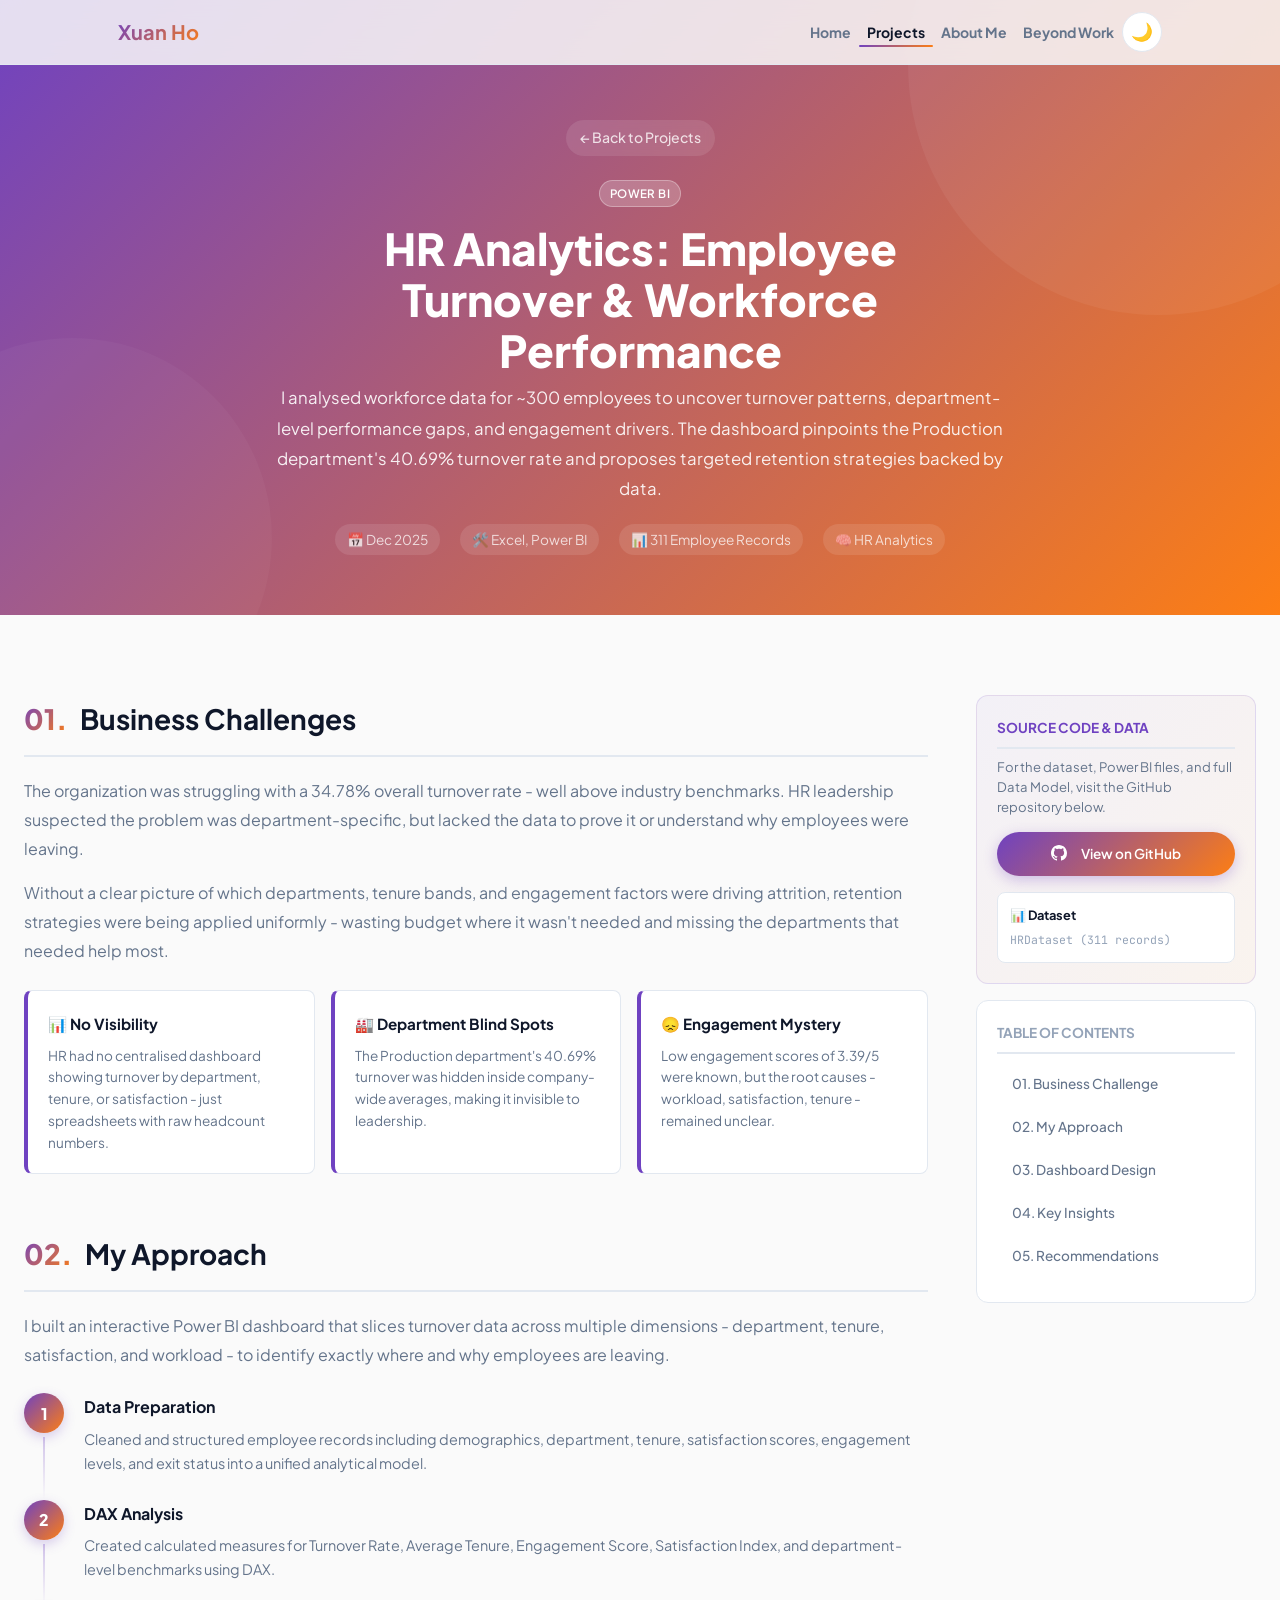
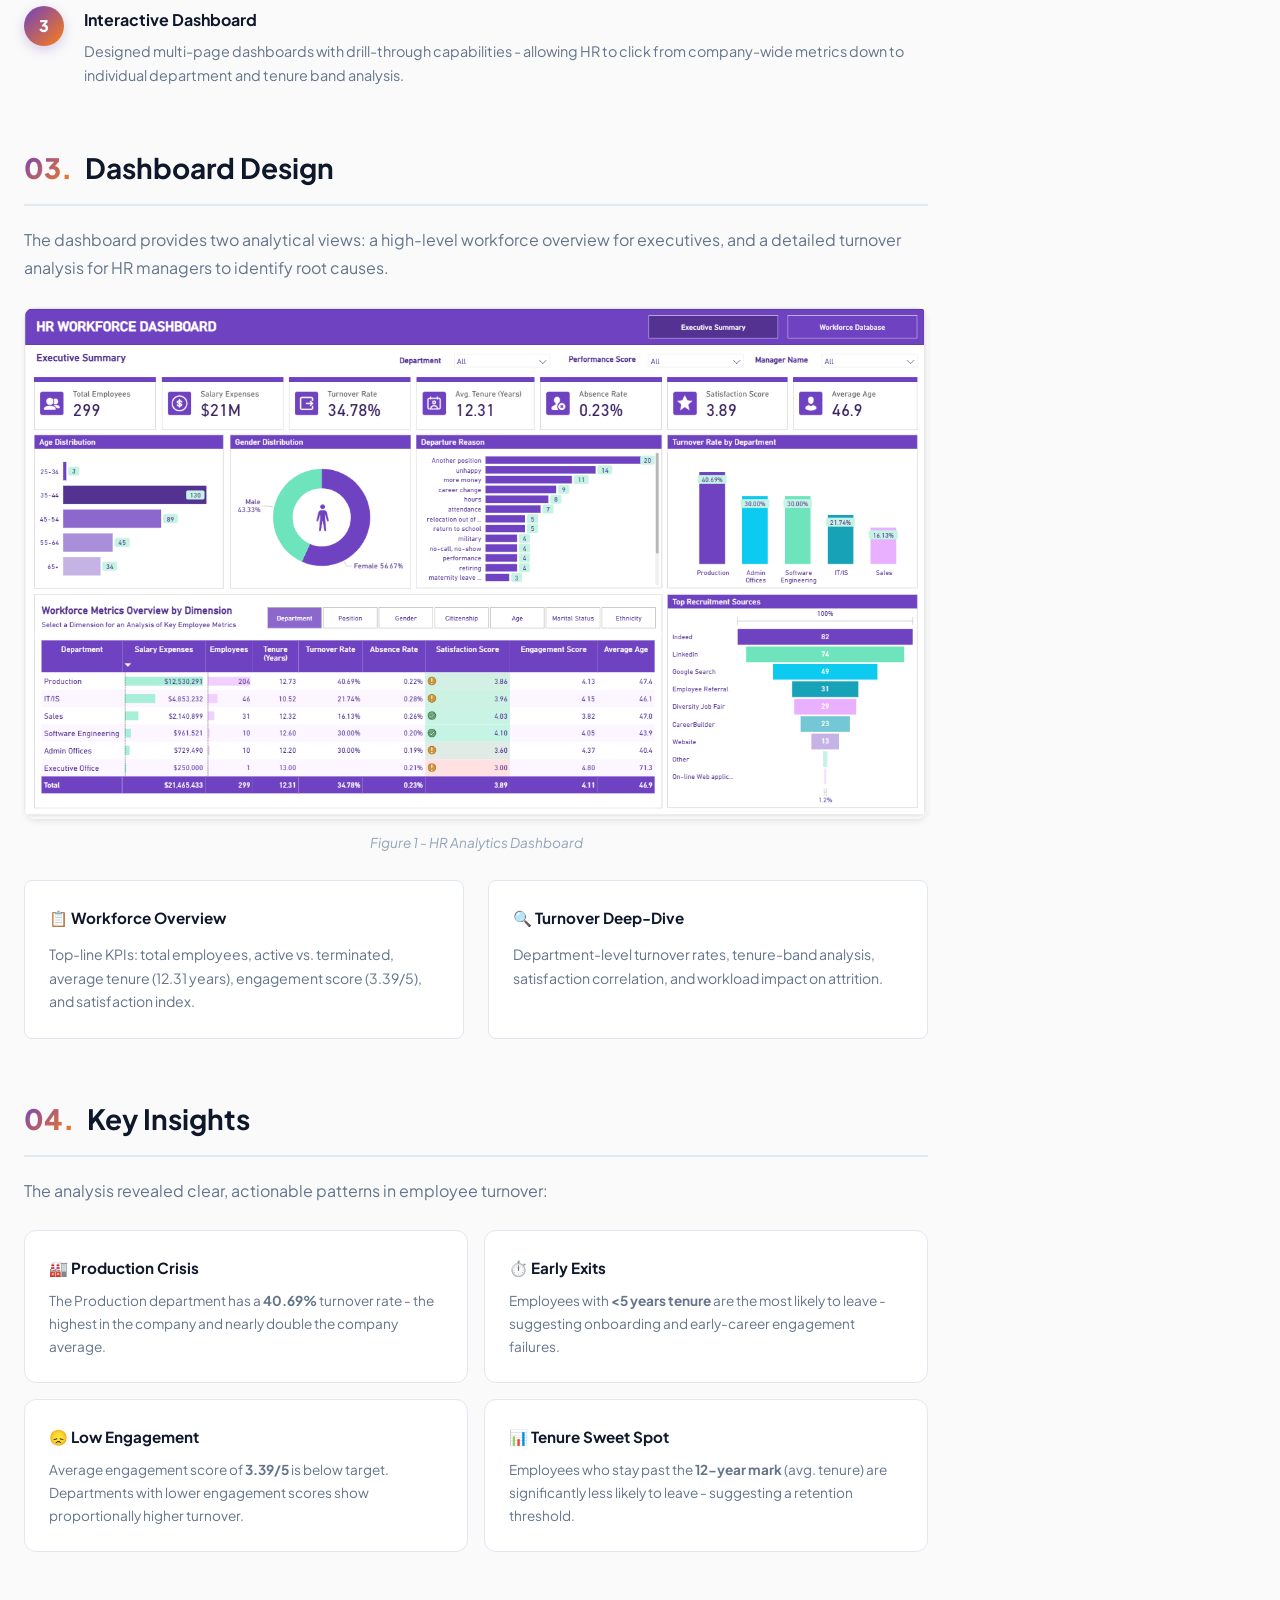
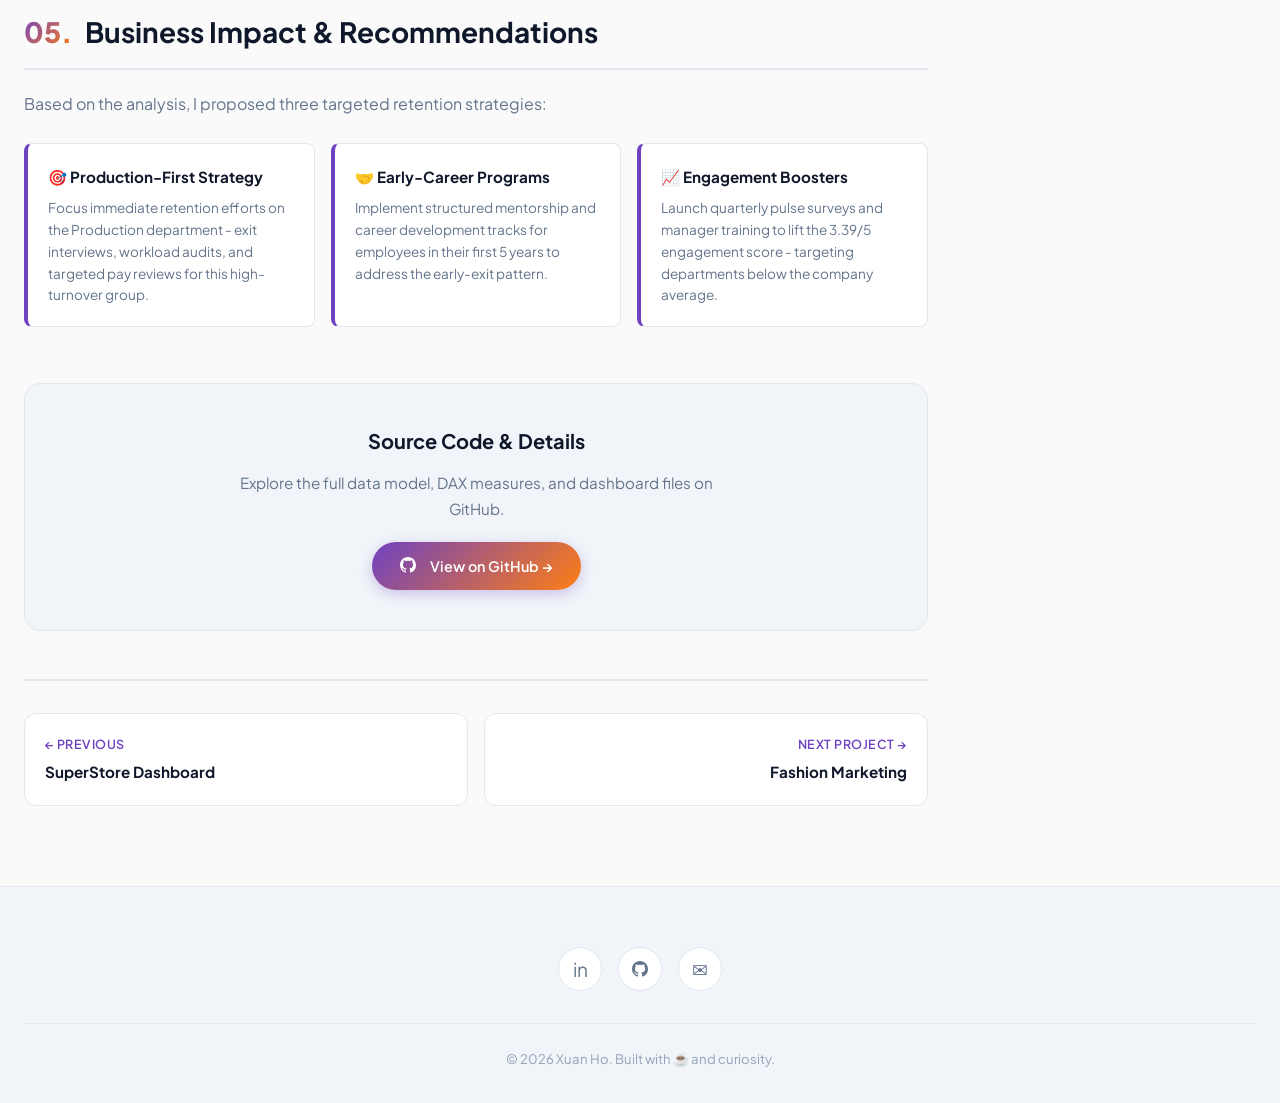
<file: projects/hr-analytics.html>
<!DOCTYPE html>
<html lang="en">

<head>
  <meta charset="UTF-8">
  <meta name="viewport" content="width=device-width, initial-scale=1.0">
  <title>HR Analytics: Employee Turnover & Workforce Performance - Xuan Ho</title>
  <meta name="description"
    content="Case study: Power BI dashboard analyzing ~300 employees - 34.78% turnover rate, department-level performance, and data-driven retention strategies.">
  <link rel="stylesheet" href="../css/custom.css">
<link rel="icon" href="data:image/svg+xml,<svg xmlns=%22http://www.w3.org/2000/svg%22 viewBox=%220 0 100 100%22><text y=%22.9em%22 font-size=%2290%22>🌸</text></svg>">
</head>

<body>
  <nav class="navbar">
    <div class="nav-container">
      <a href="../index.html" class="nav-logo">Xuan Ho</a>
      <ul class="nav-links" id="nav-links">
        <li><a href="../index.html">Home</a></li>
        <li><a href="../projects.html" class="active">Projects</a></li>
        <li><a href="../resume.html">About Me</a></li>
        <li><a href="../beyond.html">Beyond Work</a></li>
        <li><button class="theme-toggle" id="theme-toggle" aria-label="Toggle theme"><span
              class="theme-icon">🌙</span></button></li>
      </ul>
      <div style="display:flex;align-items:center;gap:12px">
        <button class="theme-toggle" id="theme-toggle-mobile" aria-label="Toggle theme" style="display:none"><span
            class="theme-icon">🌙</span></button>
        <button class="hamburger" id="hamburger" aria-label="Menu"><span></span><span></span><span></span></button>
      </div>
    </div>
  </nav>
  <div class="nav-overlay" id="nav-overlay"></div>

  <section class="project-detail-hero">
    <div class="container hero-center">
      <a href="../projects.html" class="project-back-link">← Back to Projects</a>
      <div class="project-hero-tags"><span class="project-tag tag-powerbi">Power BI</span></div>
      <h1>HR Analytics: Employee Turnover &amp; Workforce Performance</h1>
      <p class="project-hero-summary" style="max-width:750px;margin-left:auto;margin-right:auto">I analysed workforce
        data for ~300 employees to uncover turnover patterns, department-level performance gaps, and engagement drivers.
        The dashboard pinpoints the Production department's 40.69% turnover rate and proposes targeted retention
        strategies backed by data.</p>
      <div class="project-hero-meta" style="justify-content:center">
        <span class="project-meta-item">📅 Dec 2025</span>
        <span class="project-meta-item">🛠️ Excel, Power BI</span>
        <span class="project-meta-item">📊 311 Employee Records</span>
        <span class="project-meta-item">🧠 HR Analytics</span>
      </div>
    </div>
  </section>

  <section class="section">
    <div class="container">
      <div class="project-layout">
        <div class="project-main">

          <div class="project-section" id="business-challenge">
            <h2 class="project-section-heading"><span class="section-number">01.</span> Business Challenges</h2>
            <p>The organization was struggling with a 34.78% overall turnover rate - well above industry benchmarks. HR
              leadership suspected the problem was department-specific, but lacked the data to prove it or understand
              why employees were leaving.</p>
            <p>Without a clear picture of which departments, tenure bands, and engagement factors were driving
              attrition, retention strategies were being applied uniformly - wasting budget where it wasn't needed and
              missing the departments that needed help most.</p>
            <div class="challenge-cards">
              <div class="challenge-card">
                <h4>📊 No Visibility</h4>
                <p>HR had no centralised dashboard showing turnover by department, tenure, or satisfaction - just
                  spreadsheets with raw headcount numbers.</p>
              </div>
              <div class="challenge-card">
                <h4>🏭 Department Blind Spots</h4>
                <p>The Production department's 40.69% turnover was hidden inside company-wide averages, making it
                  invisible to leadership.</p>
              </div>
              <div class="challenge-card">
                <h4>😞 Engagement Mystery</h4>
                <p>Low engagement scores of 3.39/5 were known, but the root causes - workload, satisfaction, tenure -
                  remained unclear.</p>
              </div>
            </div>
          </div>

          <div class="project-section" id="my-approach">
            <h2 class="project-section-heading"><span class="section-number">02.</span> My Approach</h2>
            <p>I built an interactive Power BI dashboard that slices turnover data across multiple dimensions -
              department, tenure, satisfaction, and workload - to identify exactly where and why employees are leaving.
            </p>
            <div class="approach-steps">
              <div class="approach-step">
                <div class="step-badge">1</div>
                <div class="step-content">
                  <h4>Data Preparation</h4>
                  <p>Cleaned and structured employee records including demographics, department, tenure, satisfaction
                    scores, engagement levels, and exit status into a unified analytical model.</p>
                </div>
              </div>
              <div class="approach-step">
                <div class="step-badge">2</div>
                <div class="step-content">
                  <h4>DAX Analysis</h4>
                  <p>Created calculated measures for Turnover Rate, Average Tenure, Engagement Score, Satisfaction
                    Index, and department-level benchmarks using DAX.</p>
                </div>
              </div>
              <div class="approach-step">
                <div class="step-badge">3</div>
                <div class="step-content">
                  <h4>Interactive Dashboard</h4>
                  <p>Designed multi-page dashboards with drill-through capabilities - allowing HR to click from
                    company-wide metrics down to individual department and tenure band analysis.</p>
                </div>
              </div>
            </div>
          </div>

          <div class="project-section" id="dashboard-design">
            <h2 class="project-section-heading"><span class="section-number">03.</span> Dashboard Design</h2>
            <p>The dashboard provides two analytical views: a high-level workforce overview for executives, and a
              detailed turnover analysis for HR managers to identify root causes.</p>
            <div class="figure-placeholder" style="background: none; border: none; padding: 0;">
              <img src="../assets/images/hr-analytics/hr-executive-summary.png" class="img-fluid img-lightbox"
                alt="HR Analytics Dashboard Screenshot"
                style="border-radius:var(--radius);box-shadow:var(--shadow-md);">
              <p class="figure-caption"
                style="text-align: center; margin-top: 12px; font-size: 0.85rem; color: var(--text-muted); font-style: italic;">
                Figure 1 - HR Analytics Dashboard</p>
            </div>
            <div class="result-columns">
              <div class="result-col">
                <h4>📋 Workforce Overview</h4>
                <p>Top-line KPIs: total employees, active vs. terminated, average tenure (12.31 years), engagement score
                  (3.39/5), and satisfaction index.</p>
              </div>
              <div class="result-col">
                <h4>🔍 Turnover Deep-Dive</h4>
                <p>Department-level turnover rates, tenure-band analysis, satisfaction correlation, and workload impact
                  on attrition.</p>
              </div>
            </div>
          </div>

          <div class="project-section" id="results">
            <h2 class="project-section-heading"><span class="section-number">04.</span> Key Insights</h2>
            <p>The analysis revealed clear, actionable patterns in employee turnover:</p>
            <div class="impact-grid">
              <div class="impact-card">
                <h4>🏭 Production Crisis</h4>
                <p>The Production department has a <strong>40.69%</strong> turnover rate - the highest in the company
                  and nearly double the company average.</p>
              </div>
              <div class="impact-card">
                <h4>⏱️ Early Exits</h4>
                <p>Employees with <strong>&lt;5 years tenure</strong> are the most likely to leave - suggesting
                  onboarding and early-career engagement failures.</p>
              </div>
              <div class="impact-card">
                <h4>😞 Low Engagement</h4>
                <p>Average engagement score of <strong>3.39/5</strong> is below target. Departments with lower
                  engagement scores show proportionally higher turnover.</p>
              </div>
              <div class="impact-card">
                <h4>📊 Tenure Sweet Spot</h4>
                <p>Employees who stay past the <strong>12-year mark</strong> (avg. tenure) are significantly less likely
                  to leave - suggesting a retention threshold.</p>
              </div>
            </div>
          </div>

          <div class="project-section" id="business-impact">
            <h2 class="project-section-heading"><span class="section-number">05.</span> Business Impact &amp;
              Recommendations</h2>
            <p>Based on the analysis, I proposed three targeted retention strategies:</p>
            <div class="challenge-cards">
              <div class="challenge-card">
                <h4>🎯 Production-First Strategy</h4>
                <p>Focus immediate retention efforts on the Production department - exit interviews, workload audits,
                  and targeted pay reviews for this high-turnover group.</p>
              </div>
              <div class="challenge-card">
                <h4>🤝 Early-Career Programs</h4>
                <p>Implement structured mentorship and career development tracks for employees in their first 5 years to
                  address the early-exit pattern.</p>
              </div>
              <div class="challenge-card">
                <h4>📈 Engagement Boosters</h4>
                <p>Launch quarterly pulse surveys and manager training to lift the 3.39/5 engagement score - targeting
                  departments below the company average.</p>
              </div>
            </div>
          </div>

          <!-- Source Code CTA -->
          <div class="source-code-cta">
            <h3>Source Code &amp; Details</h3>
            <p>Explore the full data model, DAX measures, and dashboard files on GitHub.</p>
            <a href="https://github.com/hothanhxuan/Project-3-Employee-Turnover-Workforce-Performance-Analysis"
              target="_blank" class="btn-github-gradient"><svg xmlns="http://www.w3.org/2000/svg" width="16" height="16" fill="currentColor" viewBox="0 0 16 16" style="margin-right:6px;margin-bottom:2px"><path d="M8 0C3.58 0 0 3.58 0 8c0 3.54 2.29 6.53 5.47 7.59.4.07.55-.17.55-.38 0-.19-.01-.82-.01-1.49-2.01.37-2.53-.49-2.69-.94-.09-.23-.48-.94-.82-1.13-.28-.15-.68-.52-.01-.53.63-.01 1.08.58 1.23.82.72 1.21 1.87.87 2.33.66.07-.52.28-.87.51-1.07-1.78-.2-3.64-.89-3.64-3.95 0-.87.31-1.59.82-2.15-.08-.2-.36-1.02.08-2.12 0 0 .67-.21 2.2.82.64-.18 1.32-.27 2-.27.68 0 1.36.09 2 .27 1.53-1.04 2.2-.82 2.2-.82.44 1.1.16 1.92.08 2.12.51.56.82 1.27.82 2.15 0 3.07-1.87 3.75-3.65 3.95.29.25.54.73.54 1.48 0 1.07-.01 1.93-.01 2.2 0 .21.15.46.55.38A8.012 8.012 0 0 0 16 8c0-4.42-3.58-8-8-8z"/></svg> View on GitHub →</a>
          </div>

          <!-- Project Nav -->
          <nav class="project-nav">
            <a href="superstore-dashboard.html" class="project-nav-item project-nav-prev"><span
                class="project-nav-label">← Previous</span><span class="project-nav-title">SuperStore
                Dashboard</span></a>
            <a href="fashion-marketing.html" class="project-nav-item project-nav-next"><span
                class="project-nav-label">Next Project →</span><span class="project-nav-title">Fashion
                Marketing</span></a>
          </nav>
        </div>

        <!-- Sidebar -->
        <aside class="project-sidebar">
          <div class="sidebar-sticky">

            <!-- GitHub Card -->
            <div class="toc-card"
              style="background:linear-gradient(135deg,rgba(111,66,193,0.05) 0%,rgba(253,126,20,0.05) 100%);border:1px solid rgba(111,66,193,0.15);padding:20px">
              <h4
                style="color:var(--primary);font-size:.85rem;font-weight:700;text-transform:uppercase;margin-bottom:8px">
                Source Code &amp; Data</h4>
              <p style="font-size:.82rem;color:var(--text-secondary);margin-bottom:16px;line-height:1.5">For the
                dataset, Power BI files, and full Data Model, visit the GitHub repository below.</p>
              <a href="https://github.com/hothanhxuan/Project-3-Employee-Turnover-Workforce-Performance-Analysis"
                target="_blank" class="btn-github-gradient"
                style="width:100%;justify-content:center;margin-bottom:16px;padding:10px 16px;font-size:.85rem"><svg xmlns="http://www.w3.org/2000/svg" width="16" height="16" fill="currentColor" viewBox="0 0 16 16" style="margin-right:6px;margin-bottom:2px"><path d="M8 0C3.58 0 0 3.58 0 8c0 3.54 2.29 6.53 5.47 7.59.4.07.55-.17.55-.38 0-.19-.01-.82-.01-1.49-2.01.37-2.53-.49-2.69-.94-.09-.23-.48-.94-.82-1.13-.28-.15-.68-.52-.01-.53.63-.01 1.08.58 1.23.82.72 1.21 1.87.87 2.33.66.07-.52.28-.87.51-1.07-1.78-.2-3.64-.89-3.64-3.95 0-.87.31-1.59.82-2.15-.08-.2-.36-1.02.08-2.12 0 0 .67-.21 2.2.82.64-.18 1.32-.27 2-.27.68 0 1.36.09 2 .27 1.53-1.04 2.2-.82 2.2-.82.44 1.1.16 1.92.08 2.12.51.56.82 1.27.82 2.15 0 3.07-1.87 3.75-3.65 3.95.29.25.54.73.54 1.48 0 1.07-.01 1.93-.01 2.2 0 .21.15.46.55.38A8.012 8.012 0 0 0 16 8c0-4.42-3.58-8-8-8z"/></svg> View
                on GitHub</a>
              <div
                style="background:var(--surface);padding:12px;border-radius:var(--radius-sm);border:1px solid var(--border)">
                <p style="font-size:.8rem;font-weight:700;color:var(--text);margin-bottom:4px">📊 Dataset</p>
                <p style="font-family:'JetBrains Mono',monospace;font-size:.72rem;color:var(--text-muted);margin:0">
                  HRDataset (311 records)</p>
              </div>
            </div>

            <!-- Table of Contents -->
            <div class="toc-card" style="padding:20px">
              <h4
                style="font-size:.85rem;font-weight:700;text-transform:uppercase;color:var(--text-muted);margin-bottom:12px">
                Table of Contents</h4>
              <ul class="toc-list" id="toc-list">
                <li><a href="#business-challenge">01. Business Challenge</a></li>
                <li><a href="#my-approach">02. My Approach</a></li>
                <li><a href="#dashboard-design">03. Dashboard Design</a></li>
                <li><a href="#results">04. Key Insights</a></li>
                <li><a href="#business-impact">05. Recommendations</a></li>
              </ul>
            </div>

          </div>
        </aside>
      </div>
    </div>
  </section>

  <footer class="footer">
    <div class="footer-content">
      <div class="social-links">
        <a href="https://linkedin.com/in/xuanhothanh" target="_blank" class="social-link" aria-label="LinkedIn">in</a>
        <a href="https://github.com/hothanhxuan" target="_blank" class="social-link" aria-label="GitHub"><svg xmlns="http://www.w3.org/2000/svg" width="16" height="16" fill="currentColor" viewBox="0 0 16 16"><path d="M8 0C3.58 0 0 3.58 0 8c0 3.54 2.29 6.53 5.47 7.59.4.07.55-.17.55-.38 0-.19-.01-.82-.01-1.49-2.01.37-2.53-.49-2.69-.94-.09-.23-.48-.94-.82-1.13-.28-.15-.68-.52-.01-.53.63-.01 1.08.58 1.23.82.72 1.21 1.87.87 2.33.66.07-.52.28-.87.51-1.07-1.78-.2-3.64-.89-3.64-3.95 0-.87.31-1.59.82-2.15-.08-.2-.36-1.02.08-2.12 0 0 .67-.21 2.2.82.64-.18 1.32-.27 2-.27.68 0 1.36.09 2 .27 1.53-1.04 2.2-.82 2.2-.82.44 1.1.16 1.92.08 2.12.51.56.82 1.27.82 2.15 0 3.07-1.87 3.75-3.65 3.95.29.25.54.73.54 1.48 0 1.07-.01 1.93-.01 2.2 0 .21.15.46.55.38A8.012 8.012 0 0 0 16 8c0-4.42-3.58-8-8-8z"/></svg></a>
        <a href="mailto:susanngo1995@gmail.com" class="social-link" aria-label="Email">✉</a>
      </div>
      <div class="footer-bottom">© 2026 Xuan Ho. Built with ☕ and curiosity.</div>
    </div>
  </footer>
  <button class="back-to-top" id="back-to-top" aria-label="Back to top">↑</button>
  <script src="../js/main.js"></script>
  <script>
    const mobileToggle = document.getElementById('theme-toggle-mobile');
    if (window.innerWidth <= 768 && mobileToggle) mobileToggle.style.display = 'flex';
    window.addEventListener('resize', () => { if (mobileToggle) mobileToggle.style.display = window.innerWidth <= 768 ? 'flex' : 'none'; });
    mobileToggle?.addEventListener('click', () => { const c = document.documentElement.getAttribute('data-theme'); setTheme(c === 'dark' ? 'light' : 'dark'); });
    const tocLinks = document.querySelectorAll('#toc-list a'), secs = document.querySelectorAll('.project-section');
    function updateToc() { let cur = ''; secs.forEach(s => { if (window.scrollY >= s.offsetTop - 120) cur = s.id; }); tocLinks.forEach(a => { a.classList.toggle('active', a.getAttribute('href') === '#' + cur); }); }
    window.addEventListener('scroll', updateToc, { passive: true });
  </script>
</body>

</html>
</file>
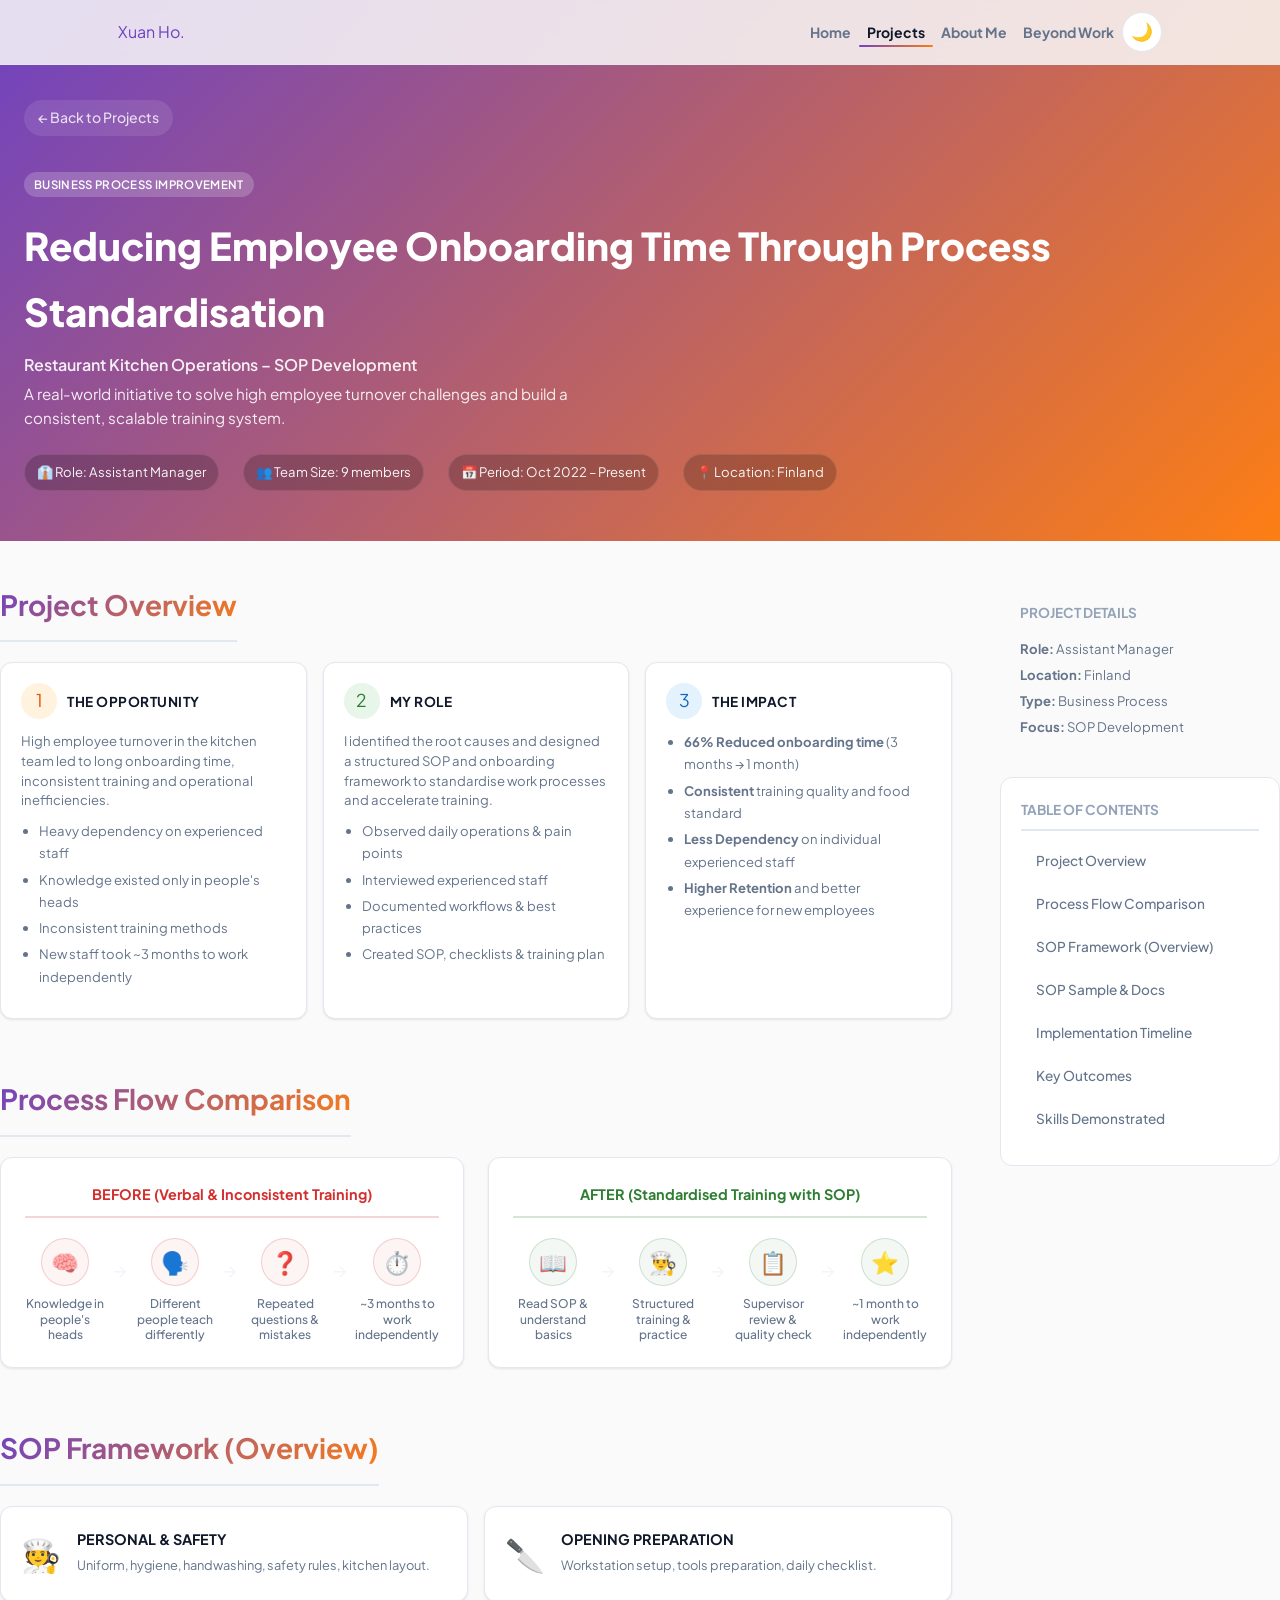
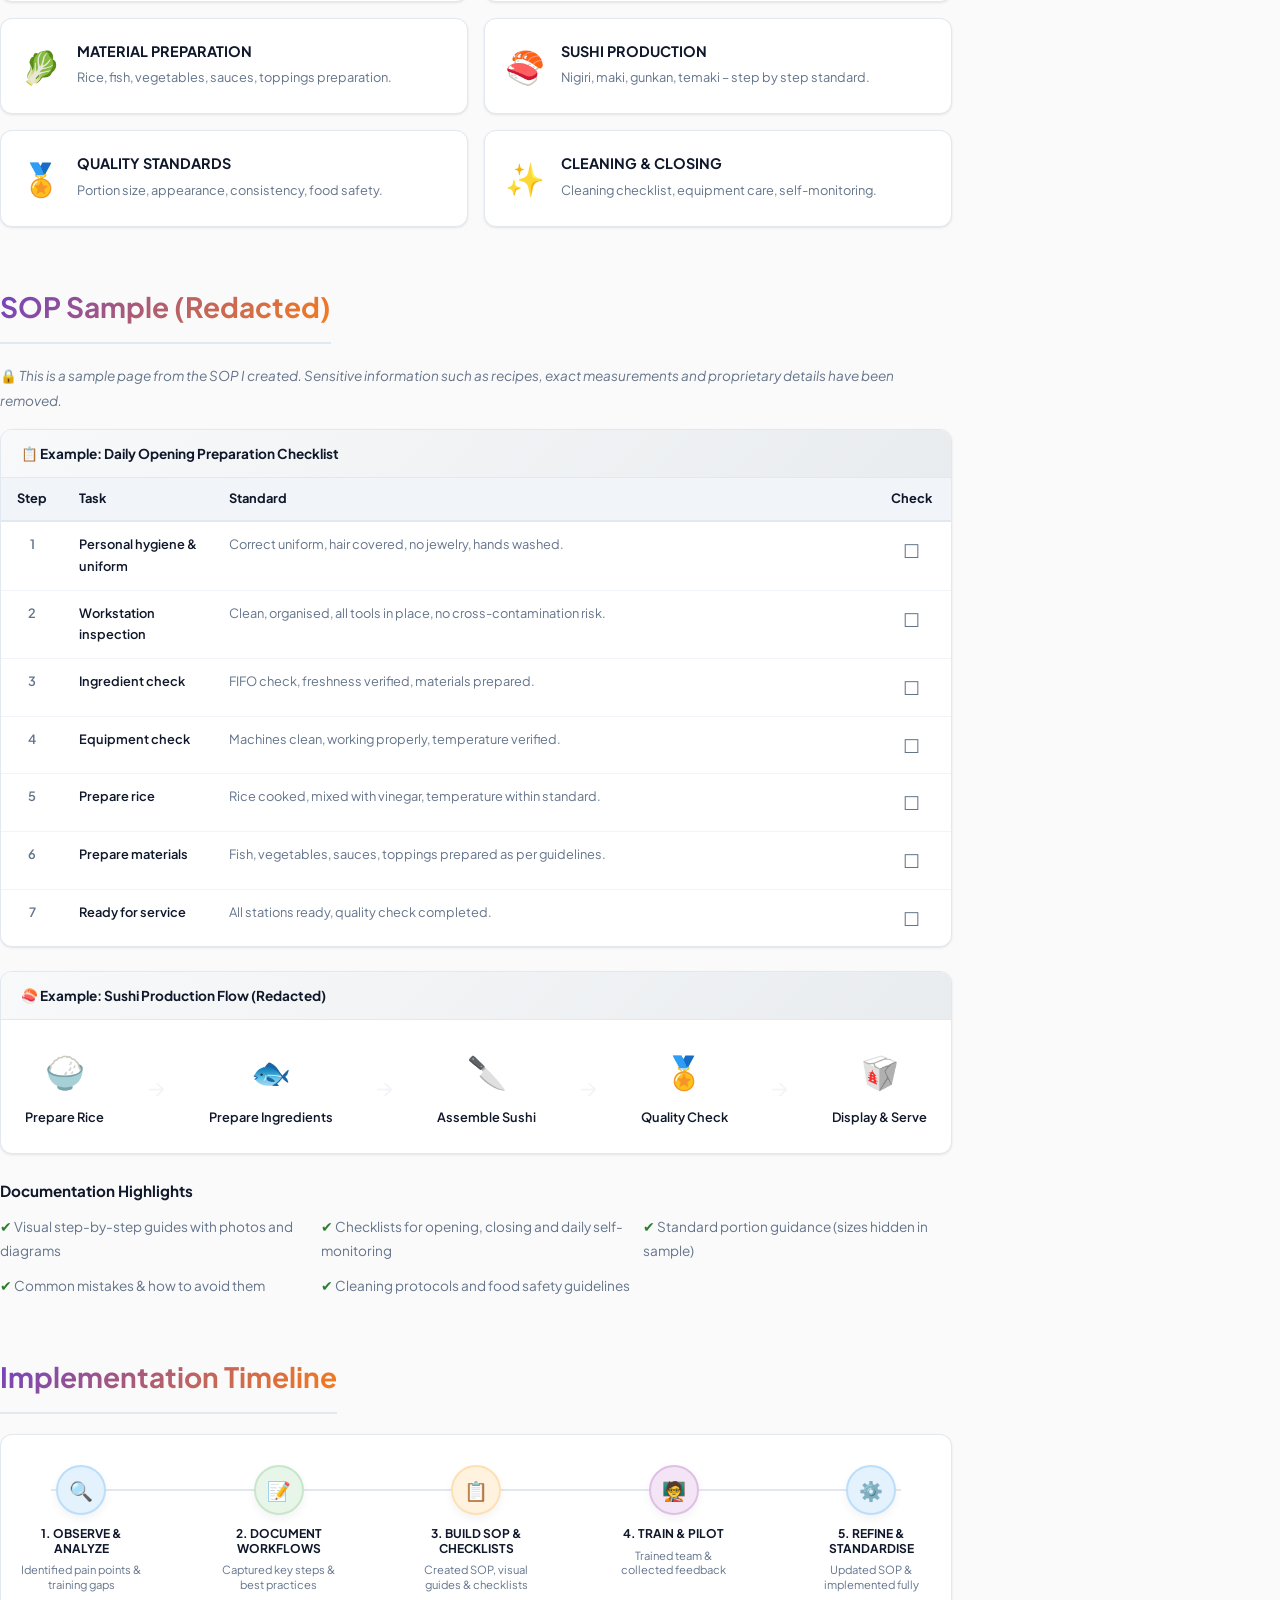
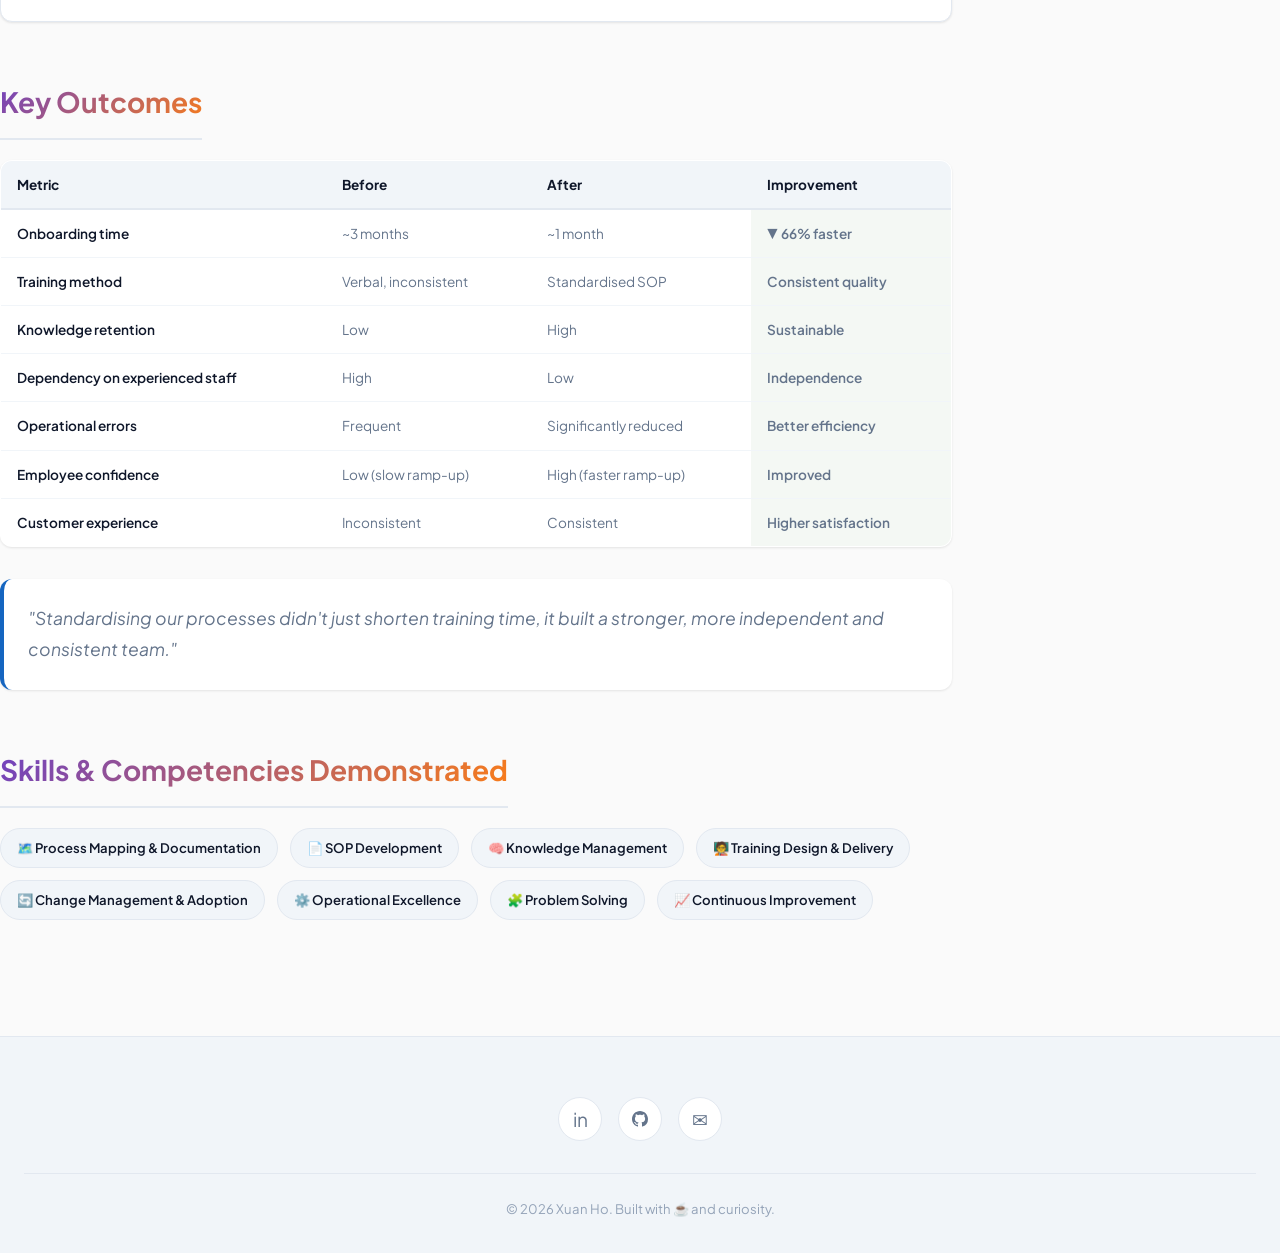
<file: projects/sop-onboarding.html>
<!DOCTYPE html>
<html lang="en">

<head>
  <meta charset="UTF-8">
  <meta name="viewport" content="width=device-width, initial-scale=1.0">
  <title>SOP Standardisation - Xuan Ho</title>
  <meta name="description"
    content="Case study: Reducing employee onboarding time through process standardisation in restaurant kitchen operations.">
  <link rel="stylesheet" href="../css/custom.css">
  <link rel="icon"
    href="data:image/svg+xml,<svg xmlns=%22http://www.w3.org/2000/svg%22 viewBox=%220 0 100 100%22><text y=%22.9em%22 font-size=%2290%22>🍣</text></svg>">
  <style>
    /* ===== SOP Case Study Styles ===== */
    .sop-hero {
      position: relative;
      background: var(--gradient);
      padding: 100px 24px 50px;
      color: #fff;
      overflow: hidden;
    }

    .sop-hero-content {
      position: relative;
      z-index: 1;
    }

    .sop-hero h1 {
      font-size: clamp(1.8rem, 4vw, 2.4rem);
      font-weight: 800;
      color: #fff;
      margin-bottom: 8px;
      -webkit-text-fill-color: #fff;
      background: none;
    }

    .sop-hero .hero-desc {
      font-size: 0.95rem;
      color: rgba(255, 255, 255, 0.9);
      line-height: 1.6;
      max-width: 600px;
    }

    .sop-meta-bar {
      display: flex;
      gap: 24px;
      flex-wrap: wrap;
      font-size: 0.82rem;
      color: rgba(255, 255, 255, 0.95);
      margin-top: 24px;
    }

    .sop-meta-bar span {
      display: flex;
      align-items: center;
      gap: 6px;
      background: rgba(0, 0, 0, 0.2);
      padding: 6px 12px;
      border-radius: 20px;
      border: 1px solid rgba(255, 255, 255, 0.1);
    }

    /* Overview Cards */
    .overview-cards {
      display: grid;
      grid-template-columns: repeat(3, 1fr);
      gap: 16px;
      margin-bottom: 32px;
    }

    .overview-card {
      background: var(--surface);
      border-radius: var(--radius);
      padding: 20px;
      border: 1px solid var(--border);
      box-shadow: var(--shadow);
    }

    .overview-card-header {
      display: flex;
      align-items: center;
      gap: 10px;
      margin-bottom: 12px;
    }

    .overview-card-icon {
      width: 36px;
      height: 36px;
      border-radius: 50%;
      display: flex;
      align-items: center;
      justify-content: center;
      font-size: 1.1rem;
      flex-shrink: 0;
    }

    .overview-card-header h4 {
      font-size: 0.85rem;
      font-weight: 700;
      color: var(--text);
      margin: 0;
      text-transform: uppercase;
      letter-spacing: 0.5px;
    }

    .overview-card p,
    .overview-card ul {
      font-size: 0.82rem;
      color: var(--text-secondary);
      line-height: 1.5;
      margin: 0 0 10px 0;
    }

    .overview-card ul {
      padding-left: 18px;
    }

    .overview-card ul li {
      margin-bottom: 4px;
    }

    /* Process Flow Comparison */
    .comparison-grid {
      display: grid;
      grid-template-columns: 1fr 1fr;
      gap: 24px;
      margin-bottom: 32px;
    }

    .flow-box {
      background: var(--surface);
      border-radius: var(--radius);
      padding: 24px;
      border: 1px solid var(--border);
      box-shadow: var(--shadow);
    }

    .flow-box-header {
      font-size: 0.9rem;
      font-weight: 700;
      margin-bottom: 20px;
      padding-bottom: 10px;
      border-bottom: 2px solid var(--border);
      text-align: center;
    }

    .flow-before .flow-box-header {
      color: #d32f2f;
      border-color: rgba(211, 47, 47, 0.2);
    }

    .flow-after .flow-box-header {
      color: #2e7d32;
      border-color: rgba(46, 125, 50, 0.2);
    }

    .flow-steps {
      display: flex;
      align-items: flex-start;
      justify-content: space-between;
      gap: 8px;
    }

    .flow-step-item {
      display: flex;
      flex-direction: column;
      align-items: center;
      text-align: center;
      flex: 1;
    }

    .flow-step-icon {
      width: 48px;
      height: 48px;
      border-radius: 50%;
      display: flex;
      align-items: center;
      justify-content: center;
      font-size: 1.4rem;
      margin-bottom: 10px;
      background: var(--bg-alt);
      border: 1px solid var(--border-light);
    }

    .flow-before .flow-step-icon {
      background: rgba(211, 47, 47, 0.05);
      border-color: rgba(211, 47, 47, 0.2);
      color: #d32f2f;
    }

    .flow-after .flow-step-icon {
      background: rgba(46, 125, 50, 0.05);
      border-color: rgba(46, 125, 50, 0.2);
      color: #2e7d32;
    }

    .flow-step-item p {
      font-size: 0.75rem;
      font-weight: 500;
      color: var(--text-secondary);
      line-height: 1.3;
      margin: 0;
    }

    .flow-arrow {
      color: var(--border-light);
      font-size: 1.2rem;
      margin-top: 15px;
    }

    /* Framework Grid */
    .framework-grid {
      display: grid;
      grid-template-columns: repeat(2, 1fr);
      gap: 16px;
      margin-bottom: 32px;
    }

    .framework-card {
      background: var(--surface);
      border-radius: var(--radius);
      padding: 20px;
      border: 1px solid var(--border);
      display: flex;
      align-items: flex-start;
      gap: 16px;
      box-shadow: var(--shadow);
    }

    .framework-icon {
      font-size: 2rem;
      flex-shrink: 0;
    }

    .framework-card h4 {
      font-size: 0.9rem;
      font-weight: 700;
      color: var(--text);
      margin: 0 0 6px 0;
      text-transform: uppercase;
    }

    .framework-card p {
      font-size: 0.8rem;
      color: var(--text-secondary);
      margin: 0;
      line-height: 1.4;
    }

    /* SOP Sample Table */
    .sop-table-container {
      background: var(--surface);
      border-radius: var(--radius);
      border: 1px solid var(--border);
      overflow: hidden;
      box-shadow: var(--shadow);
      margin-bottom: 24px;
    }

    .sop-table-header {
      background: linear-gradient(135deg, #f8f9fa, #e9ecef);
      padding: 12px 20px;
      border-bottom: 1px solid var(--border);
      display: flex;
      align-items: center;
      gap: 10px;
      font-weight: 700;
      font-size: 0.85rem;
      color: var(--text);
    }

    .sop-table {
      width: 100%;
      border-collapse: collapse;
      font-size: 0.8rem;
    }

    .sop-table th {
      background: var(--bg-alt);
      padding: 10px 16px;
      text-align: left;
      font-weight: 700;
      color: var(--text);
      border-bottom: 2px solid var(--border);
    }

    .sop-table td {
      padding: 12px 16px;
      border-bottom: 1px solid var(--border-light);
      color: var(--text-secondary);
      vertical-align: top;
    }

    .sop-table tr:last-child td {
      border-bottom: none;
    }

    .sop-table td:first-child {
      font-weight: 600;
      text-align: center;
    }

    .sop-table td:nth-child(2) {
      font-weight: 600;
      color: var(--text);
    }

    /* Implementation Timeline */
    .timeline-container {
      display: flex;
      justify-content: space-between;
      position: relative;
      margin-bottom: 40px;
      background: var(--surface);
      padding: 30px 20px;
      border-radius: var(--radius);
      border: 1px solid var(--border);
      box-shadow: var(--shadow);
    }

    .timeline-line {
      position: absolute;
      top: 54px;
      left: 50px;
      right: 50px;
      height: 2px;
      background: var(--border);
      z-index: 1;
    }

    .timeline-step {
      display: flex;
      flex-direction: column;
      align-items: center;
      text-align: center;
      z-index: 2;
      width: 120px;
    }

    .timeline-circle {
      width: 50px;
      height: 50px;
      border-radius: 50%;
      background: #fff;
      border: 2px solid #1565C0;
      display: flex;
      align-items: center;
      justify-content: center;
      font-size: 1.2rem;
      margin-bottom: 12px;
      box-shadow: 0 4px 10px rgba(0, 0, 0, 0.05);
    }

    .timeline-step h5 {
      font-size: 0.75rem;
      font-weight: 700;
      color: var(--text);
      margin: 0 0 6px 0;
      text-transform: uppercase;
      line-height: 1.2;
    }

    .timeline-step p {
      font-size: 0.7rem;
      color: var(--text-secondary);
      margin: 0;
      line-height: 1.3;
    }

    /* Outcomes Table */
    .outcomes-table {
      width: 100%;
      border-collapse: collapse;
      background: var(--surface);
      border-radius: var(--radius);
      overflow: hidden;
      border: 1px solid var(--border);
      font-size: 0.85rem;
      margin-bottom: 32px;
      box-shadow: var(--shadow);
    }

    .outcomes-table th {
      background: var(--bg-alt);
      padding: 12px 16px;
      text-align: left;
      font-weight: 700;
      color: var(--text);
      border-bottom: 2px solid var(--border);
    }

    .outcomes-table td {
      padding: 12px 16px;
      border-bottom: 1px solid var(--border-light);
      color: var(--text-secondary);
    }

    .outcomes-table tr:last-child td {
      border-bottom: none;
    }

    .outcomes-table td:first-child {
      font-weight: 600;
      color: var(--text);
    }

    .improvement-cell {
      color: #2E7D32;
      font-weight: 600;
      background: rgba(46, 125, 50, 0.05);
    }

    /* Skills List */
    .skills-row {
      display: flex;
      flex-wrap: wrap;
      gap: 12px;
    }

    .skill-tag {
      background: var(--bg-alt);
      border: 1px solid var(--border);
      padding: 8px 16px;
      border-radius: 20px;
      font-size: 0.82rem;
      font-weight: 600;
      color: var(--text);
      display: flex;
      align-items: center;
      gap: 8px;
    }

    @media (max-width: 1024px) {
      .comparison-grid {
        grid-template-columns: 1fr;
      }

      .framework-grid {
        grid-template-columns: 1fr;
      }

      .timeline-container {
        flex-direction: column;
        gap: 20px;
        padding: 20px;
      }

      .timeline-line {
        display: none;
      }

      .timeline-step {
        width: 100%;
        flex-direction: row;
        text-align: left;
        gap: 16px;
      }

      .timeline-circle {
        margin-bottom: 0;
        flex-shrink: 0;
      }

      .flow-steps {
        flex-wrap: wrap;
        justify-content: center;
      }

      .flow-arrow {
        display: none;
      }

      .overview-cards {
        grid-template-columns: 1fr;
      }
    }
  </style>
</head>

<body class="light-mode">
  <nav class="navbar" id="navbar">
    <div class="nav-container">
      <a href="../index.html" class="logo">Xuan Ho<span>.</span></a>
      <ul class="nav-links" id="nav-links">
        <li><a href="../index.html">Home</a></li>
        <li><a href="../projects.html" class="active">Projects</a></li>
        <li><a href="../resume.html">About Me</a></li>
        <li><a href="../beyond.html">Beyond Work</a></li>
        <li><button class="theme-toggle" id="theme-toggle" aria-label="Toggle theme"><span
              class="theme-icon">🌙</span></button></li>
      </ul>
      <div style="display:flex;align-items:center;gap:12px">
        <button class="theme-toggle" id="theme-toggle-mobile" aria-label="Toggle theme" style="display:none"><span
            class="theme-icon">🌙</span></button>
        <button class="hamburger" id="hamburger" aria-label="Menu"><span></span><span></span><span></span></button>
      </div>
    </div>
  </nav>

  <main style="padding-top: 0;">
    <!-- Hero Section -->
    <header class="sop-hero reveal">
      <div class="container sop-hero-content">
        <a href="../projects.html" class="project-back-link" style="color: rgba(255,255,255,0.8);">← Back to
          Projects</a>
        <div class="project-hero-tags" style="margin-top: 12px;">
          <span class="project-tag"
            style="background: rgba(255,255,255,0.2); color: #fff; backdrop-filter: blur(4px);">Business Process
            Improvement</span>
        </div>
        <h1>Reducing Employee Onboarding Time Through Process Standardisation</h1>
        <p class="hero-desc" style="font-weight: 600; font-size: 1rem; margin-bottom: 4px;">Restaurant Kitchen
          Operations – SOP Development</p>
        <p class="hero-desc">A real-world initiative to solve high employee turnover challenges and build a consistent,
          scalable training system.</p>

        <div class="sop-meta-bar">
          <span>👔 Role: Assistant Manager</span>
          <span>👥 Team Size: 9 members</span>
          <span>📅 Period: Oct 2022 – Present</span>
          <span>📍 Location: Finland</span>
        </div>
      </div>
    </header>

    <div class="container" style="padding-top: 40px; padding-bottom: 60px;">
      <div class="project-layout">
        <!-- Main Content -->
        <div class="project-main">

          <!-- ══════ PROJECT OVERVIEW ══════ -->
          <div class="project-section reveal" id="project-overview">
            <h2 class="section-heading-gradient">Project Overview</h2>

            <div class="overview-cards">
              <div class="overview-card">
                <div class="overview-card-header">
                  <div class="overview-card-icon" style="background: #FFF3E0; color: #E65100;">1</div>
                  <h4>The Opportunity</h4>
                </div>
                <p>High employee turnover in the kitchen team led to long onboarding time, inconsistent training and
                  operational inefficiencies.</p>
                <ul>
                  <li>Heavy dependency on experienced staff</li>
                  <li>Knowledge existed only in people's heads</li>
                  <li>Inconsistent training methods</li>
                  <li>New staff took ~3 months to work independently</li>
                </ul>
              </div>
              <div class="overview-card">
                <div class="overview-card-header">
                  <div class="overview-card-icon" style="background: #E8F5E9; color: #2E7D32;">2</div>
                  <h4>My Role</h4>
                </div>
                <p>I identified the root causes and designed a structured SOP and onboarding framework to standardise
                  work processes and accelerate training.</p>
                <ul>
                  <li>Observed daily operations & pain points</li>
                  <li>Interviewed experienced staff</li>
                  <li>Documented workflows & best practices</li>
                  <li>Created SOP, checklists & training plan</li>
                </ul>
              </div>
              <div class="overview-card">
                <div class="overview-card-header">
                  <div class="overview-card-icon" style="background: #E3F2FD; color: #1565C0;">3</div>
                  <h4>The Impact</h4>
                </div>
                <ul>
                  <li><strong>66% Reduced onboarding time</strong> (3 months → 1 month)</li>
                  <li><strong>Consistent</strong> training quality and food standard</li>
                  <li><strong>Less Dependency</strong> on individual experienced staff</li>
                  <li><strong>Higher Retention</strong> and better experience for new employees</li>
                </ul>
              </div>
            </div>
          </div>

          <!-- ══════ PROCESS FLOW COMPARISON ══════ -->
          <div class="project-section reveal" id="process-flow">
            <h2 class="section-heading-gradient">Process Flow Comparison</h2>

            <div class="comparison-grid">
              <div class="flow-box flow-before">
                <div class="flow-box-header">BEFORE (Verbal & Inconsistent Training)</div>
                <div class="flow-steps">
                  <div class="flow-step-item">
                    <div class="flow-step-icon">🧠</div>
                    <p>Knowledge in people's heads</p>
                  </div>
                  <div class="flow-arrow">→</div>
                  <div class="flow-step-item">
                    <div class="flow-step-icon">🗣️</div>
                    <p>Different people teach differently</p>
                  </div>
                  <div class="flow-arrow">→</div>
                  <div class="flow-step-item">
                    <div class="flow-step-icon">❓</div>
                    <p>Repeated questions & mistakes</p>
                  </div>
                  <div class="flow-arrow">→</div>
                  <div class="flow-step-item">
                    <div class="flow-step-icon">⏱️</div>
                    <p>~3 months to work independently</p>
                  </div>
                </div>
              </div>

              <div class="flow-box flow-after">
                <div class="flow-box-header">AFTER (Standardised Training with SOP)</div>
                <div class="flow-steps">
                  <div class="flow-step-item">
                    <div class="flow-step-icon">📖</div>
                    <p>Read SOP & understand basics</p>
                  </div>
                  <div class="flow-arrow">→</div>
                  <div class="flow-step-item">
                    <div class="flow-step-icon">👨‍🍳</div>
                    <p>Structured training & practice</p>
                  </div>
                  <div class="flow-arrow">→</div>
                  <div class="flow-step-item">
                    <div class="flow-step-icon">📋</div>
                    <p>Supervisor review & quality check</p>
                  </div>
                  <div class="flow-arrow">→</div>
                  <div class="flow-step-item">
                    <div class="flow-step-icon">⭐</div>
                    <p>~1 month to work independently</p>
                  </div>
                </div>
              </div>
            </div>
          </div>

          <!-- ══════ SOP FRAMEWORK ══════ -->
          <div class="project-section reveal" id="sop-framework">
            <h2 class="section-heading-gradient">SOP Framework (Overview)</h2>
            <div class="framework-grid">
              <div class="framework-card">
                <div class="framework-icon">🧑‍🍳</div>
                <div>
                  <h4>Personal & Safety</h4>
                  <p>Uniform, hygiene, handwashing, safety rules, kitchen layout.</p>
                </div>
              </div>
              <div class="framework-card">
                <div class="framework-icon">🔪</div>
                <div>
                  <h4>Opening Preparation</h4>
                  <p>Workstation setup, tools preparation, daily checklist.</p>
                </div>
              </div>
              <div class="framework-card">
                <div class="framework-icon">🥬</div>
                <div>
                  <h4>Material Preparation</h4>
                  <p>Rice, fish, vegetables, sauces, toppings preparation.</p>
                </div>
              </div>
              <div class="framework-card">
                <div class="framework-icon">🍣</div>
                <div>
                  <h4>Sushi Production</h4>
                  <p>Nigiri, maki, gunkan, temaki – step by step standard.</p>
                </div>
              </div>
              <div class="framework-card">
                <div class="framework-icon">🏅</div>
                <div>
                  <h4>Quality Standards</h4>
                  <p>Portion size, appearance, consistency, food safety.</p>
                </div>
              </div>
              <div class="framework-card">
                <div class="framework-icon">✨</div>
                <div>
                  <h4>Cleaning & Closing</h4>
                  <p>Cleaning checklist, equipment care, self-monitoring.</p>
                </div>
              </div>
            </div>
          </div>

          <!-- ══════ SOP SAMPLE ══════ -->
          <div class="project-section reveal" id="sop-sample">
            <h2 class="section-heading-gradient">SOP Sample (Redacted)</h2>
            <p style="font-size: 0.85rem; color: var(--text-secondary); margin-bottom: 16px;">
              🔒 <em>This is a sample page from the SOP I created. Sensitive information such as recipes, exact
                measurements and proprietary details have been removed.</em>
            </p>

            <div class="sop-table-container">
              <div class="sop-table-header">
                📋 Example: Daily Opening Preparation Checklist
              </div>
              <table class="sop-table">
                <thead>
                  <tr>
                    <th style="width: 50px; text-align: center;">Step</th>
                    <th style="width: 150px;">Task</th>
                    <th>Standard</th>
                    <th style="width: 80px; text-align: center;">Check</th>
                  </tr>
                </thead>
                <tbody>
                  <tr>
                    <td>1</td>
                    <td>Personal hygiene & uniform</td>
                    <td>Correct uniform, hair covered, no jewelry, hands washed.</td>
                    <td style="text-align: center; font-size: 1.2rem;">☐</td>
                  </tr>
                  <tr>
                    <td>2</td>
                    <td>Workstation inspection</td>
                    <td>Clean, organised, all tools in place, no cross-contamination risk.</td>
                    <td style="text-align: center; font-size: 1.2rem;">☐</td>
                  </tr>
                  <tr>
                    <td>3</td>
                    <td>Ingredient check</td>
                    <td>FIFO check, freshness verified, materials prepared.</td>
                    <td style="text-align: center; font-size: 1.2rem;">☐</td>
                  </tr>
                  <tr>
                    <td>4</td>
                    <td>Equipment check</td>
                    <td>Machines clean, working properly, temperature verified.</td>
                    <td style="text-align: center; font-size: 1.2rem;">☐</td>
                  </tr>
                  <tr>
                    <td>5</td>
                    <td>Prepare rice</td>
                    <td>Rice cooked, mixed with vinegar, temperature within standard.</td>
                    <td style="text-align: center; font-size: 1.2rem;">☐</td>
                  </tr>
                  <tr>
                    <td>6</td>
                    <td>Prepare materials</td>
                    <td>Fish, vegetables, sauces, toppings prepared as per guidelines.</td>
                    <td style="text-align: center; font-size: 1.2rem;">☐</td>
                  </tr>
                  <tr>
                    <td>7</td>
                    <td>Ready for service</td>
                    <td>All stations ready, quality check completed.</td>
                    <td style="text-align: center; font-size: 1.2rem;">☐</td>
                  </tr>
                </tbody>
              </table>
            </div>

            <div class="sop-table-container">
              <div class="sop-table-header">
                🍣 Example: Sushi Production Flow (Redacted)
              </div>
              <div
                style="padding: 24px; display: flex; justify-content: space-between; align-items: center; flex-wrap: wrap; gap: 16px;">
                <div style="text-align: center;">
                  <div style="font-size: 2rem; margin-bottom: 8px;">🍚</div>
                  <div style="font-size: 0.8rem; font-weight: 600;">Prepare Rice</div>
                </div>
                <div style="color: var(--border-light); font-size: 1.5rem;">→</div>
                <div style="text-align: center;">
                  <div style="font-size: 2rem; margin-bottom: 8px;">🐟</div>
                  <div style="font-size: 0.8rem; font-weight: 600;">Prepare Ingredients</div>
                </div>
                <div style="color: var(--border-light); font-size: 1.5rem;">→</div>
                <div style="text-align: center;">
                  <div style="font-size: 2rem; margin-bottom: 8px;">🔪</div>
                  <div style="font-size: 0.8rem; font-weight: 600;">Assemble Sushi</div>
                </div>
                <div style="color: var(--border-light); font-size: 1.5rem;">→</div>
                <div style="text-align: center;">
                  <div style="font-size: 2rem; margin-bottom: 8px;">🏅</div>
                  <div style="font-size: 0.8rem; font-weight: 600;">Quality Check</div>
                </div>
                <div style="color: var(--border-light); font-size: 1.5rem;">→</div>
                <div style="text-align: center;">
                  <div style="font-size: 2rem; margin-bottom: 8px;">🥡</div>
                  <div style="font-size: 0.8rem; font-weight: 600;">Display & Serve</div>
                </div>
              </div>
            </div>

            <div style="margin-top: 24px;">
              <h4 style="font-size: 0.95rem; font-weight: 700; margin-bottom: 12px;">Documentation Highlights</h4>
              <div
                style="display: grid; grid-template-columns: repeat(auto-fit, minmax(250px, 1fr)); gap: 12px; font-size: 0.85rem; color: var(--text-secondary);">
                <div><span style="color: #2E7D32;">✔</span> Visual step-by-step guides with photos and diagrams</div>
                <div><span style="color: #2E7D32;">✔</span> Checklists for opening, closing and daily self-monitoring
                </div>
                <div><span style="color: #2E7D32;">✔</span> Standard portion guidance (sizes hidden in sample)</div>
                <div><span style="color: #2E7D32;">✔</span> Common mistakes & how to avoid them</div>
                <div><span style="color: #2E7D32;">✔</span> Cleaning protocols and food safety guidelines</div>
              </div>
            </div>
          </div>

          <!-- ══════ IMPLEMENTATION TIMELINE ══════ -->
          <div class="project-section reveal" id="timeline">
            <h2 class="section-heading-gradient">Implementation Timeline</h2>
            <div class="timeline-container">
              <div class="timeline-line"></div>
              <div class="timeline-step">
                <div class="timeline-circle" style="color: #1976D2; border-color: #bbdefb; background: #e3f2fd;">🔍
                </div>
                <div>
                  <h5>1. Observe & Analyze</h5>
                  <p>Identified pain points & training gaps</p>
                </div>
              </div>
              <div class="timeline-step">
                <div class="timeline-circle" style="color: #388E3C; border-color: #c8e6c9; background: #e8f5e9;">📝
                </div>
                <div>
                  <h5>2. Document Workflows</h5>
                  <p>Captured key steps & best practices</p>
                </div>
              </div>
              <div class="timeline-step">
                <div class="timeline-circle" style="color: #F57C00; border-color: #ffe0b2; background: #fff3e0;">📋
                </div>
                <div>
                  <h5>3. Build SOP & Checklists</h5>
                  <p>Created SOP, visual guides & checklists</p>
                </div>
              </div>
              <div class="timeline-step">
                <div class="timeline-circle" style="color: #7B1FA2; border-color: #e1bee7; background: #f3e5f5;">🧑‍🏫
                </div>
                <div>
                  <h5>4. Train & Pilot</h5>
                  <p>Trained team & collected feedback</p>
                </div>
              </div>
              <div class="timeline-step">
                <div class="timeline-circle" style="color: #1976D2; border-color: #bbdefb; background: #e3f2fd;">⚙️
                </div>
                <div>
                  <h5>5. Refine & Standardise</h5>
                  <p>Updated SOP & implemented fully</p>
                </div>
              </div>
            </div>
          </div>

          <!-- ══════ KEY OUTCOMES ══════ -->
          <div class="project-section reveal" id="outcomes">
            <h2 class="section-heading-gradient">Key Outcomes</h2>
            <table class="outcomes-table">
              <thead>
                <tr>
                  <th>Metric</th>
                  <th>Before</th>
                  <th>After</th>
                  <th>Improvement</th>
                </tr>
              </thead>
              <tbody>
                <tr>
                  <td>Onboarding time</td>
                  <td>~3 months</td>
                  <td>~1 month</td>
                  <td class="improvement-cell">▼ 66% faster</td>
                </tr>
                <tr>
                  <td>Training method</td>
                  <td>Verbal, inconsistent</td>
                  <td>Standardised SOP</td>
                  <td class="improvement-cell">Consistent quality</td>
                </tr>
                <tr>
                  <td>Knowledge retention</td>
                  <td>Low</td>
                  <td>High</td>
                  <td class="improvement-cell">Sustainable</td>
                </tr>
                <tr>
                  <td>Dependency on experienced staff</td>
                  <td>High</td>
                  <td>Low</td>
                  <td class="improvement-cell">Independence</td>
                </tr>
                <tr>
                  <td>Operational errors</td>
                  <td>Frequent</td>
                  <td>Significantly reduced</td>
                  <td class="improvement-cell">Better efficiency</td>
                </tr>
                <tr>
                  <td>Employee confidence</td>
                  <td>Low (slow ramp-up)</td>
                  <td>High (faster ramp-up)</td>
                  <td class="improvement-cell">Improved</td>
                </tr>
                <tr>
                  <td>Customer experience</td>
                  <td>Inconsistent</td>
                  <td>Consistent</td>
                  <td class="improvement-cell">Higher satisfaction</td>
                </tr>
              </tbody>
            </table>

            <div
              style="background: var(--surface); padding: 24px; border-radius: var(--radius); border-left: 4px solid #1565C0; box-shadow: var(--shadow);">
              <p style="font-size: 1.1rem; font-style: italic; color: var(--text-secondary); margin: 0;">
                "Standardising our processes didn't just shorten training time, it built a stronger, more independent
                and consistent team."
              </p>
            </div>
          </div>

          <!-- ══════ SKILLS DEMONSTRATED ══════ -->
          <div class="project-section reveal" id="skills">
            <h2 class="section-heading-gradient">Skills & Competencies Demonstrated</h2>
            <div class="skills-row">
              <span class="skill-tag">🗺️ Process Mapping & Documentation</span>
              <span class="skill-tag">📄 SOP Development</span>
              <span class="skill-tag">🧠 Knowledge Management</span>
              <span class="skill-tag">🧑‍🏫 Training Design & Delivery</span>
              <span class="skill-tag">🔄 Change Management & Adoption</span>
              <span class="skill-tag">⚙️ Operational Excellence</span>
              <span class="skill-tag">🧩 Problem Solving</span>
              <span class="skill-tag">📈 Continuous Improvement</span>
            </div>
          </div>

        </div>

        <!-- Sidebar -->
        <aside class="project-sidebar">
          <div class="sticky-sidebar">
            <div class="sidebar-card" style="padding: 20px;">
              <h4
                style="font-size: 0.85rem; font-weight: 700; text-transform: uppercase; color: var(--text-muted); margin-bottom: 12px;">
                Project Details</h4>
              <div style="font-size: 0.82rem; line-height: 2; color: var(--text-secondary);">
                <div><strong>Role:</strong> Assistant Manager</div>
                <div><strong>Location:</strong> Finland</div>
                <div><strong>Type:</strong> Business Process</div>
                <div><strong>Focus:</strong> SOP Development</div>
              </div>
            </div>

            <!-- Table of Contents -->
            <div class="toc-card" style="padding: 20px; margin-top: 16px;">
              <h4
                style="font-size: 0.85rem; font-weight: 700; text-transform: uppercase; color: var(--text-muted); margin-bottom: 12px;">
                Table of Contents</h4>
              <ul class="toc-list" id="toc-list">
                <li><a href="#project-overview">Project Overview</a></li>
                <li><a href="#process-flow">Process Flow Comparison</a></li>
                <li><a href="#sop-framework">SOP Framework (Overview)</a></li>
                <li><a href="#sop-sample">SOP Sample & Docs</a></li>
                <li><a href="#timeline">Implementation Timeline</a></li>
                <li><a href="#outcomes">Key Outcomes</a></li>
                <li><a href="#skills">Skills Demonstrated</a></li>
              </ul>
            </div>
          </div>
        </aside>
      </div>
    </div>
  </main>

  <footer class="footer">
    <div class="footer-content">
      <div class="social-links">
        <a href="https://linkedin.com/in/xuanhothanh" target="_blank" class="social-link" aria-label="LinkedIn">in</a>
        <a href="https://github.com/hothanhxuan" target="_blank" class="social-link" aria-label="GitHub"><svg
            xmlns="http://www.w3.org/2000/svg" width="16" height="16" fill="currentColor" viewBox="0 0 16 16">
            <path
              d="M8 0C3.58 0 0 3.58 0 8c0 3.54 2.29 6.53 5.47 7.59.4.07.55-.17.55-.38 0-.19-.01-.82-.01-1.49-2.01.37-2.53-.49-2.69-.94-.09-.23-.48-.94-.82-1.13-.28-.15-.68-.52-.01-.53.63-.01 1.08.58 1.23.82.72 1.21 1.87.87 2.33.66.07-.52.28-.87.51-1.07-1.78-.2-3.64-.89-3.64-3.95 0-.87.31-1.59.82-2.15-.08-.2-.36-1.02.08-2.12 0 0 .67-.21 2.2.82.64-.18 1.32-.27 2-.27.68 0 1.36.09 2 .27 1.53-1.04 2.2-.82 2.2-.82.44 1.1.16 1.92.08 2.12.51.56.82 1.27.82 2.15 0 3.07-1.87 3.75-3.65 3.95.29.25.54.73.54 1.48 0 1.07-.01 1.93-.01 2.2 0 .21.15.46.55.38A8.012 8.012 0 0 0 16 8c0-4.42-3.58-8-8-8z" />
          </svg></a>
        <a href="mailto:susanngo1995@gmail.com" class="social-link" aria-label="Email">✉</a>
      </div>
      <div class="footer-bottom">© 2026 Xuan Ho. Built with ☕ and curiosity.</div>
    </div>
  </footer>

  <script src="../js/main.js"></script>
</body>

</html>
</file>
<file: css/custom.css>
/* ========== DESIGN TOKENS ========== */
@import url('https://fonts.googleapis.com/css2?family=Plus+Jakarta+Sans:wght@300;400;500;600;700;800&family=JetBrains+Mono:wght@400;500&display=swap');

:root {
  --primary: #6f42c1;
  --primary-light: #855ed0;
  --primary-dark: #59359a;
  --accent: #fd7e14;
  --accent-light: #feb272;
  --bg: #FAFAFA;
  --bg-alt: #F1F5F9;
  --surface: #FFFFFF;
  --surface-hover: #F8FAFC;
  --text: #0F172A;
  --text-secondary: #64748B;
  --text-muted: #94A3B8;
  --border: #E2E8F0;
  --border-light: #F1F5F9;
  --shadow: 0 1px 3px rgba(0,0,0,0.06), 0 1px 2px rgba(0,0,0,0.04);
  --shadow-md: 0 4px 6px -1px rgba(0,0,0,0.07), 0 2px 4px -2px rgba(0,0,0,0.05);
  --shadow-lg: 0 10px 15px -3px rgba(0,0,0,0.08), 0 4px 6px -4px rgba(0,0,0,0.04);
  --shadow-xl: 0 20px 25px -5px rgba(0,0,0,0.08), 0 8px 10px -6px rgba(0,0,0,0.04);
  --radius: 12px;
  --radius-sm: 8px;
  --radius-lg: 16px;
  --radius-full: 9999px;
  --transition: 0.3s cubic-bezier(0.4, 0, 0.2, 1);
  --max-width: 1320px;
  --gradient: linear-gradient(135deg, #6f42c1, #fd7e14);
  --gradient-text: linear-gradient(135deg, #6f42c1, #fd7e14);
  --glow: 0 0 20px rgba(111,66,193,0.15);
}

[data-theme="dark"] {
  --primary: #855ed0;
  --primary-light: #9b7de0;
  --primary-dark: #6f42c1;
  --accent: #feb272;
  --accent-light: #ffd8a8;
  --bg: #0F172A;
  --bg-alt: #1E293B;
  --surface: #1E293B;
  --surface-hover: #334155;
  --text: #F1F5F9;
  --text-secondary: #94A3B8;
  --text-muted: #64748B;
  --border: #334155;
  --border-light: #1E293B;
  --shadow: 0 1px 3px rgba(0,0,0,0.3);
  --shadow-md: 0 4px 6px rgba(0,0,0,0.3);
  --shadow-lg: 0 10px 15px rgba(0,0,0,0.3);
  --shadow-xl: 0 20px 25px rgba(0,0,0,0.3);
  --gradient: linear-gradient(135deg, #855ed0, #feb272);
  --gradient-text: linear-gradient(135deg, #855ed0, #feb272);
  --glow: 0 0 20px rgba(133,94,208,0.2);
}

/* ========== RESET & BASE ========== */
*, *::before, *::after { box-sizing: border-box; margin: 0; padding: 0; }

html { scroll-behavior: smooth; scroll-padding-top: 80px; }

body {
  font-family: 'Plus Jakarta Sans', -apple-system, BlinkMacSystemFont, sans-serif;
  background: var(--bg);
  color: var(--text);
  line-height: 1.7;
  transition: background var(--transition), color var(--transition);
  overflow-x: hidden;
}

a { color: var(--primary); text-decoration: none; transition: color var(--transition); }
a:hover { color: var(--primary-light); }

img { max-width: 100%; display: block; }

/* ========== NAVBAR ========== */
.navbar {
  position: fixed; top: 0; left: 0; right: 0; z-index: 1000;
  background: rgba(250,250,250,0.85);
  backdrop-filter: blur(12px); -webkit-backdrop-filter: blur(12px);
  border-bottom: 1px solid var(--border);
  transition: background var(--transition), border var(--transition), box-shadow var(--transition);
}
[data-theme="dark"] .navbar { background: rgba(15,23,42,0.85); }
.navbar.scrolled { box-shadow: var(--shadow-md); }

.nav-container {
  width: 100%; margin: 0 auto;
  display: flex; align-items: center; justify-content: space-between;
  padding: 0 3rem; height: 64px;
}

/* Match Bootstrap .container max-widths from index.html */
@media (min-width: 576px) { .nav-container { max-width: 540px; } }
@media (min-width: 768px) { .nav-container { max-width: 720px; } }
@media (min-width: 992px) { .nav-container { max-width: 960px; } }
@media (min-width: 1200px) { .nav-container { max-width: 1140px; } }
@media (min-width: 1400px) { .nav-container { max-width: 1320px; } }

.nav-logo {
  font-size: 1.25rem; font-weight: 700; color: var(--text);
  background: var(--gradient-text); -webkit-background-clip: text;
  -webkit-text-fill-color: transparent; background-clip: text;
}

.nav-links { display: flex; align-items: center; gap: 0; list-style: none; margin-left: auto; }
.nav-links a {
  color: var(--text-secondary); font-size: 0.875rem; font-weight: 700;
  position: relative; padding: 4px 8px; transition: color var(--transition);
}
.nav-links a::after {
  content: ''; position: absolute; bottom: -2px; left: 0;
  width: 0; height: 2px; background: var(--gradient);
  transition: width var(--transition); border-radius: 2px;
}
.nav-links a:hover, .nav-links a.active { color: var(--text); -webkit-text-fill-color: unset; }
.nav-links a:hover::after, .nav-links a.active::after { width: 100%; }

/* Theme Toggle */
.theme-toggle {
  background: var(--surface); border: 1px solid var(--border);
  width: 40px; height: 40px; border-radius: var(--radius-full);
  display: flex; align-items: center; justify-content: center;
  cursor: pointer; transition: all var(--transition); font-size: 1.1rem;
}
.theme-toggle:hover { border-color: var(--primary); box-shadow: var(--glow); transform: rotate(15deg); }

/* Hamburger */
.hamburger {
  display: none; flex-direction: column; gap: 5px; cursor: pointer;
  background: none; border: none; padding: 4px; z-index: 1001;
}
.hamburger span {
  width: 24px; height: 2px; background: var(--text);
  border-radius: 2px; transition: all var(--transition);
}
.hamburger.active span:nth-child(1) { transform: rotate(45deg) translate(5px, 5px); }
.hamburger.active span:nth-child(2) { opacity: 0; }
.hamburger.active span:nth-child(3) { transform: rotate(-45deg) translate(5px, -5px); }

/* ========== HERO ========== */
.hero {
  min-height: 100vh; display: flex; align-items: center;
  padding: 120px 24px 80px; position: relative; overflow: hidden;
}
.hero::before {
  content: ''; position: absolute; top: -50%; right: -20%;
  width: 600px; height: 600px; border-radius: 50%;
  background: radial-gradient(circle, rgba(111,66,193,0.08) 0%, transparent 70%);
  pointer-events: none;
}
[data-theme="dark"] .hero::before {
  background: radial-gradient(circle, rgba(45,212,191,0.06) 0%, transparent 70%);
}
.hero-content { 
  max-width: var(--max-width); margin: 0 auto; width: 100%;
  display: flex; align-items: center; justify-content: space-between; gap: 40px;
}
.hero-text { flex: 1; }
.hero-image-wrapper { flex-shrink: 0; z-index: 10; }
.hero-image {
  width: 320px; aspect-ratio: 3/4; border-radius: var(--radius-lg);
  border: 4px solid var(--surface); box-shadow: var(--shadow-xl), var(--glow);
  overflow: hidden; background: var(--bg-alt);
}
.hero-image img { width: 100%; height: 100%; object-fit: cover; }

.hero-greeting {
  font-size: 1rem; font-weight: 500; color: var(--primary);
  letter-spacing: 0.05em; text-transform: uppercase; margin-bottom: 12px;
  display: flex; align-items: center; gap: 8px;
}
.hero-greeting::before {
  content: ''; width: 32px; height: 2px; background: var(--gradient); border-radius: 2px;
}

.hero-name {
  font-size: clamp(2.5rem, 6vw, 4rem); font-weight: 800;
  line-height: 1.1; margin-bottom: 8px;
  background: var(--gradient-text); -webkit-background-clip: text;
  -webkit-text-fill-color: transparent; background-clip: text;
}

.hero-title {
  font-size: clamp(1.1rem, 2.5vw, 1.5rem); font-weight: 300;
  color: var(--text-secondary); margin-bottom: 24px; min-height: 2em;
}
.typing-cursor {
  display: inline-block; width: 2px; height: 1.2em;
  background: var(--primary); margin-left: 2px;
  animation: blink 1s step-end infinite; vertical-align: text-bottom;
}
@keyframes blink { 50% { opacity: 0; } }

.hero-bio {
  font-size: 1.05rem; color: var(--text-secondary);
  max-width: 640px; line-height: 1.8; margin-bottom: 32px;
}

.hero-cta { display: flex; gap: 16px; flex-wrap: wrap; }

/* Buttons */
.btn {
  display: inline-flex; align-items: center; gap: 8px;
  padding: 12px 28px; border-radius: var(--radius-full);
  font-size: 0.9rem; font-weight: 600; cursor: pointer;
  transition: all var(--transition); border: none; text-decoration: none;
}
.btn-primary {
  background: var(--gradient); color: #fff;
  box-shadow: 0 4px 14px rgba(111,66,193,0.3);
}
.btn-primary:hover {
  transform: translateY(-2px); box-shadow: 0 6px 20px rgba(111,66,193,0.4);
  color: #fff;
}
.btn-outline {
  background: transparent; color: var(--primary);
  border: 2px solid var(--primary);
}
.btn-outline:hover {
  background: var(--primary); color: #fff; transform: translateY(-2px);
}

/* ========== SECTIONS ========== */
.section {
  padding: 80px 24px;
}
.section-alt { background: var(--bg-alt); }

.container { max-width: var(--max-width); margin: 0 auto; }

.section-header {
  text-align: center; margin-bottom: 48px;
}
.section-header h2 {
  font-size: clamp(1.75rem, 3vw, 2.25rem); font-weight: 700;
  margin-bottom: 12px; color: var(--text);
}
.section-header p {
  color: var(--text-secondary); font-size: 1.05rem; max-width: 560px; margin: 0 auto;
}
.section-line {
  width: 48px; height: 3px; background: var(--gradient);
  border-radius: 3px; margin: 0 auto 16px;
}

/* ========== CARDS ========== */
.card {
  background: var(--surface); border: 1px solid var(--border);
  border-radius: var(--radius); padding: 28px;
  transition: all var(--transition); position: relative; overflow: hidden;
}
.card:hover {
  transform: translateY(-4px); box-shadow: var(--shadow-lg);
  border-color: var(--primary);
}
.card::before {
  content: ''; position: absolute; top: 0; left: 0; right: 0;
  height: 3px; background: var(--gradient); opacity: 0;
  transition: opacity var(--transition);
}
.card:hover::before { opacity: 1; }

/* ========== PROJECT CARDS ========== */
.projects-grid {
  display: grid; grid-template-columns: repeat(auto-fill, minmax(340px, 1fr));
  gap: 24px;
}

.project-card { padding: 0; display: flex; flex-direction: column; justify-content: space-between; border-radius: var(--radius-lg); }
.project-card .card-body { padding: 32px; flex: 1; display: flex; flex-direction: column; order: 1; }
.project-card .card-image {
  height: 220px; background: var(--bg-alt); overflow: hidden;
  display: flex; align-items: center; justify-content: center;
  font-size: 4rem; color: var(--primary);
  border-top: 1px solid var(--border);
  order: 2; border-radius: 0 0 calc(var(--radius-lg) - 1px) calc(var(--radius-lg) - 1px);
}
.project-card .card-image img { width: 100%; height: 100%; object-fit: cover; }

.project-card .card-primary-tag { margin-bottom: 16px; display: inline-flex; }
.project-card .tag-primary {
  background: #1e30f3; color: #fff;
  padding: 4px 12px; border-radius: var(--radius-full);
  font-size: 0.75rem; font-weight: 700; text-transform: uppercase;
  letter-spacing: 0.05em;
}

.project-card h3 { font-size: 1.35rem; font-weight: 800; margin-bottom: 12px; color: var(--text); line-height: 1.3; }
.project-card p { color: var(--text-secondary); font-size: 0.95rem; line-height: 1.6; margin-bottom: 20px; }
.project-card p strong { color: var(--text); font-weight: 600; }

.project-card .card-secondary-tags { display: flex; flex-wrap: wrap; gap: 8px; margin-bottom: 24px; }
.project-card .tag-outline {
  border: 1px solid var(--border); border-radius: 6px;
  padding: 4px 10px; font-size: 0.75rem; font-weight: 600;
  color: var(--text); background: var(--surface); white-space: nowrap;
}

.project-card .project-link {
  color: #1e30f3; font-weight: 600; font-size: 1.05rem;
  display: inline-flex; align-items: center; gap: 4px;
  text-decoration: none; margin-top: auto;
}
.project-card .project-link:hover { color: #1826c2; text-decoration: underline; }

.project-tag {
  padding: 3px 10px; border-radius: var(--radius-full);
  font-size: 0.72rem; font-weight: 600; text-transform: uppercase;
  letter-spacing: 0.03em;
}
.tag-python { background: rgba(59,130,246,0.1); color: #3B82F6; }
.tag-sql { background: rgba(168,85,247,0.1); color: #A855F7; }
.tag-powerbi { background: rgba(245,158,11,0.1); color: #F59E0B; }
.tag-bigquery { background: rgba(111,66,193,0.1); color: var(--primary); }
.tag-excel { background: rgba(34,197,94,0.1); color: #22C55E; }
.tag-gcs { background: rgba(239,68,68,0.1); color: #EF4444; }
.tag-ml { background: rgba(236,72,153,0.1); color: #EC4899; }

.coming-soon {
  opacity: 0.5; pointer-events: none;
}
.coming-soon .card-image { position: relative; }
.coming-soon .card-image::after {
  content: 'Coming Soon'; position: absolute;
  font-size: 0.85rem; font-weight: 600; color: var(--text-muted);
}

/* Filter Bar */
.filter-bar {
  display: flex; flex-wrap: wrap; gap: 8px;
  justify-content: center; margin-bottom: 40px;
}
.filter-btn {
  padding: 8px 20px; border-radius: var(--radius-full);
  border: 1px solid var(--border); background: var(--surface);
  color: var(--text-secondary); font-size: 0.85rem; font-weight: 500;
  cursor: pointer; transition: all var(--transition);
}
.filter-btn:hover, .filter-btn.active {
  background: var(--primary); color: #fff; border-color: var(--primary);
}

/* ========== SKILLS ========== */
.skills-grid {
  display: grid; grid-template-columns: repeat(auto-fill, minmax(280px, 1fr)); gap: 24px;
}
.skill-item { margin-bottom: 16px; }
.skill-header { display: flex; justify-content: space-between; margin-bottom: 6px; }
.skill-name { font-size: 0.9rem; font-weight: 600; color: var(--text); }
.skill-pct { font-size: 0.85rem; color: var(--text-muted); font-family: 'JetBrains Mono', monospace; }
.skill-bar {
  height: 6px; background: var(--bg-alt); border-radius: 6px; overflow: hidden;
}
.skill-fill {
  height: 100%; background: var(--gradient); border-radius: 6px;
  width: 0; transition: width 1.2s cubic-bezier(0.25, 0.46, 0.45, 0.94);
}

/* Tech Stack Icons */
.tech-grid {
  display: flex; flex-wrap: wrap; gap: 16px; justify-content: center;
}
.tech-item {
  display: flex; flex-direction: column; align-items: center; gap: 8px;
  padding: 16px 20px; background: var(--surface); border: 1px solid var(--border);
  border-radius: var(--radius); transition: all var(--transition);
  min-width: 90px;
}
.tech-item:hover { transform: translateY(-4px); box-shadow: var(--shadow-md); border-color: var(--primary); }
.tech-item .tech-icon { font-size: 1.8rem; }
.tech-item span:last-child { font-size: 0.75rem; font-weight: 600; color: var(--text-secondary); }

/* ========== TIMELINE ========== */
.timeline { position: relative; padding-left: 32px; }
.timeline::before {
  content: ''; position: absolute; left: 7px; top: 0; bottom: 0;
  width: 2px; background: var(--border);
}
.timeline-item {
  position: relative; margin-bottom: 40px; padding-left: 24px;
}
.timeline-item::before {
  content: ''; position: absolute; left: -29px; top: 6px;
  width: 12px; height: 12px; border-radius: 50%;
  background: var(--gradient); border: 3px solid var(--bg);
  box-shadow: 0 0 0 2px var(--primary);
}
.timeline-date {
  font-size: 0.82rem; font-weight: 600; color: var(--primary);
  text-transform: uppercase; letter-spacing: 0.03em; margin-bottom: 4px;
}
.timeline-title { font-size: 1.1rem; font-weight: 700; color: var(--text); margin-bottom: 2px; }
.timeline-subtitle { font-size: 0.9rem; color: var(--text-secondary); font-style: italic; margin-bottom: 10px; }
.timeline-body { color: var(--text-secondary); font-size: 0.9rem; }
.timeline-body ul { padding-left: 18px; margin-top: 8px; }
.timeline-body li { margin-bottom: 6px; line-height: 1.6; }

/* ========== CERTIFICATIONS ========== */
.certs-grid { display: grid; grid-template-columns: repeat(auto-fill, minmax(260px, 1fr)); gap: 20px; }
.cert-card {
  display: flex; align-items: center; gap: 16px;
  padding: 20px; background: var(--surface); border: 1px solid var(--border);
  border-radius: var(--radius); transition: all var(--transition);
}
.cert-card:hover { transform: translateY(-2px); box-shadow: var(--shadow-md); border-color: var(--primary); }
.cert-icon {
  width: 48px; height: 48px; border-radius: var(--radius-sm);
  display: flex; align-items: center; justify-content: center;
  font-size: 1.5rem; flex-shrink: 0;
  background: rgba(111,66,193,0.1);
}
.cert-info h4 { font-size: 0.9rem; font-weight: 700; color: var(--text); }
.cert-info p { font-size: 0.8rem; color: var(--text-muted); }

/* ========== BEYOND WORK ========== */
.activities-grid {
  display: grid; grid-template-columns: repeat(auto-fill, minmax(300px, 1fr)); gap: 24px;
}
.activity-card { text-align: center; padding: 32px 24px; }
.activity-card .activity-icon {
  font-size: 2.5rem; margin-bottom: 16px;
}
.activity-card h3 { font-size: 1.05rem; font-weight: 700; margin-bottom: 4px; color: var(--text); }
.activity-card .activity-org { font-size: 0.85rem; color: var(--primary); font-weight: 500; margin-bottom: 8px; }
.activity-card p { font-size: 0.88rem; color: var(--text-secondary); line-height: 1.7; }

.hobbies-grid {
  display: grid; grid-template-columns: repeat(auto-fill, minmax(240px, 1fr)); gap: 20px;
}
.hobby-card {
  background: var(--surface); border: 1px solid var(--border);
  border-radius: var(--radius); overflow: hidden;
  transition: all var(--transition);
}
.hobby-card:hover { transform: translateY(-4px); box-shadow: var(--shadow-lg); border-color: var(--primary); }
.hobby-card .hobby-img {
  height: 160px; overflow: hidden; background: var(--bg-alt);
  display: flex; align-items: center; justify-content: center; font-size: 3rem;
}
.hobby-card .hobby-img img { width: 100%; height: 100%; object-fit: cover; }
.hobby-card .hobby-body { padding: 16px; }
.hobby-card h4 { font-size: 0.95rem; font-weight: 700; margin-bottom: 6px; color: var(--text); }
.hobby-card p { font-size: 0.82rem; color: var(--text-secondary); line-height: 1.6; }

/* ========== CONTACT / FOOTER ========== */
.footer {
  padding: 60px 24px 32px; background: var(--bg-alt);
  border-top: 1px solid var(--border);
}
.footer-content {
  max-width: var(--max-width); margin: 0 auto; text-align: center;
}
.footer h2 { font-size: 1.75rem; font-weight: 700; margin-bottom: 12px; }
.footer p { color: var(--text-secondary); margin-bottom: 24px; max-width: 480px; margin-left: auto; margin-right: auto; }
.social-links { display: flex; justify-content: center; gap: 16px; margin-bottom: 32px; }
.social-link {
  width: 44px; height: 44px; border-radius: var(--radius-full);
  background: var(--surface); border: 1px solid var(--border);
  display: flex; align-items: center; justify-content: center;
  font-size: 1.2rem; color: var(--text-secondary);
  transition: all var(--transition);
}
.social-link:hover {
  background: var(--primary); color: #fff; border-color: var(--primary);
  transform: translateY(-3px); box-shadow: 0 4px 12px rgba(111,66,193,0.3);
}
.footer-bottom {
  padding-top: 24px; border-top: 1px solid var(--border);
  font-size: 0.82rem; color: var(--text-muted);
}

/* ========== BACK TO TOP ========== */
.back-to-top {
  position: fixed; bottom: 24px; right: 24px; z-index: 999;
  width: 44px; height: 44px; border-radius: var(--radius-full);
  background: var(--gradient); color: #fff; border: none;
  display: flex; align-items: center; justify-content: center;
  cursor: pointer; opacity: 0; visibility: hidden;
  transition: all var(--transition); font-size: 1.2rem;
  box-shadow: 0 4px 14px rgba(111,66,193,0.3);
}
.back-to-top.visible { opacity: 1; visibility: visible; }
.back-to-top:hover { transform: translateY(-3px); box-shadow: 0 6px 20px rgba(111,66,193,0.4); }

/* ========== SCROLL REVEAL ========== */
.reveal {
  opacity: 0; transform: translateY(30px);
  transition: opacity 0.6s ease, transform 0.6s ease;
}
.reveal.active { opacity: 1; transform: translateY(0); }

/* ========== MOBILE ========== */
@media (max-width: 768px) {
  .nav-links {
    position: fixed; top: 0; right: -100%; width: 280px; height: 100vh;
    background: var(--surface); flex-direction: column;
    padding: 80px 32px 32px; gap: 24px;
    box-shadow: var(--shadow-xl); transition: right var(--transition);
    border-left: 1px solid var(--border);
  }
  .nav-links.open { right: 0; }
  .hamburger { display: flex; }
  .hero { min-height: auto; padding: 120px 20px 60px; }
  .hero-content { flex-direction: column-reverse; text-align: center; gap: 32px; }
  .hero-greeting { justify-content: center; }
  .hero-image { width: 260px; aspect-ratio: 3/4; height: auto; margin: 0 auto; }
  .hero-name { font-size: 2.2rem; }
  .projects-grid { grid-template-columns: 1fr; }
  .skills-grid { grid-template-columns: 1fr; }
  .activities-grid { grid-template-columns: 1fr; }
  .hobbies-grid { grid-template-columns: 1fr 1fr; }
  .section { padding: 60px 20px; }
  .hero-cta { flex-direction: column; }
  .hero-cta .btn { text-align: center; justify-content: center; }
}

@media (max-width: 480px) {
  .hobbies-grid { grid-template-columns: 1fr; }
  .certs-grid { grid-template-columns: 1fr; }
  .tech-grid { gap: 10px; }
  .tech-item { min-width: 75px; padding: 12px 14px; }
}

/* Mobile overlay */
.nav-overlay {
  position: fixed; inset: 0; background: rgba(0,0,0,0.4);
  z-index: 999; opacity: 0; visibility: hidden;
  transition: all var(--transition);
}
.nav-overlay.open { opacity: 1; visibility: visible; }

/* ========== PAGE HEADER ========== */
.page-header {
  padding: 120px 24px 48px;
  text-align: center;
  background: var(--bg-alt);
  border-bottom: 1px solid var(--border);
}
.page-header h1 {
  font-size: clamp(2rem, 4vw, 2.75rem);
  font-weight: 800;
  background: var(--gradient-text);
  -webkit-background-clip: text;
  -webkit-text-fill-color: transparent;
  background-clip: text;
  margin-bottom: 12px;
}
.page-header p {
  color: var(--text-secondary);
  font-size: 1.05rem;
  max-width: 560px;
  margin: 0 auto;
}

/* Download button */
.download-btn {
  display: inline-flex; align-items: center; gap: 8px;
  margin-top: 16px;
}

/* ========== PROJECT DETAIL PAGES ========== */

/* Detail Hero — full-width gradient overlay */
.project-detail-hero {
  padding: 120px 24px 60px;
  background: var(--gradient);
  color: #fff;
  position: relative;
  overflow: hidden;
}
.project-detail-hero::before {
  content: ''; position: absolute; top: -30%; right: -10%;
  width: 500px; height: 500px; border-radius: 50%;
  background: rgba(255,255,255,0.05); pointer-events: none;
  animation: heroOrb1 12s ease-in-out infinite alternate;
}
.project-detail-hero::after {
  content: ''; position: absolute; bottom: -20%; left: -10%;
  width: 400px; height: 400px; border-radius: 50%;
  background: rgba(255,255,255,0.03); pointer-events: none;
  animation: heroOrb2 10s ease-in-out infinite alternate;
}
@keyframes heroOrb1 { to { transform: translate(-40px, 30px) scale(1.1); } }
@keyframes heroOrb2 { to { transform: translate(30px, -20px) scale(1.05); } }

/* Legacy alias */
.project-hero {
  padding: 120px 24px 60px;
  background: var(--gradient);
  color: #fff;
  position: relative;
  overflow: hidden;
}
.project-hero::before {
  content: ''; position: absolute; top: -30%; right: -10%;
  width: 500px; height: 500px; border-radius: 50%;
  background: rgba(255,255,255,0.05); pointer-events: none;
}
.project-hero::after {
  content: ''; position: absolute; bottom: -20%; left: -10%;
  width: 400px; height: 400px; border-radius: 50%;
  background: rgba(255,255,255,0.03); pointer-events: none;
}

.project-back-link {
  color: rgba(255,255,255,0.8); font-size: 0.88rem; font-weight: 500;
  display: inline-flex; align-items: center; gap: 6px;
  margin-bottom: 24px; transition: all var(--transition);
  padding: 6px 14px; border-radius: var(--radius-full);
  background: rgba(255,255,255,0.1); backdrop-filter: blur(4px);
}
.project-back-link:hover { color: #fff; background: rgba(255,255,255,0.2); }

.project-hero-tags,
.project-detail-hero .project-hero-tags { display: flex; flex-wrap: wrap; gap: 8px; margin-bottom: 16px; }
.project-hero .project-tag,
.project-detail-hero .project-tag {
  background: rgba(255,255,255,0.2); color: #fff;
  border: 1px solid rgba(255,255,255,0.3);
}
.project-hero h1,
.project-detail-hero h1 {
  font-size: clamp(1.8rem, 4vw, 2.75rem); font-weight: 800;
  line-height: 1.15; margin-bottom: 8px; max-width: 700px;
}

/* Subtitle — new */
.project-hero-subtitle {
  font-size: 1rem; font-weight: 400; letter-spacing: 0.04em;
  color: rgba(255,255,255,0.7); margin-bottom: 16px;
  text-transform: uppercase;
}

.project-hero-summary {
  font-size: 1.05rem; line-height: 1.8; max-width: 680px;
  color: rgba(255,255,255,0.9); margin-bottom: 20px;
}
.project-hero-meta {
  display: flex; flex-wrap: wrap; gap: 20px;
  font-size: 0.85rem; color: rgba(255,255,255,0.75);
}
.project-meta-item {
  display: inline-flex; align-items: center; gap: 6px;
  padding: 4px 12px; border-radius: var(--radius-full);
  background: rgba(255,255,255,0.1);
}

/* Layout: Main + Sidebar */
.project-layout {
  display: grid; grid-template-columns: 1fr 280px; gap: 48px;
  align-items: start;
}
@media (max-width: 900px) {
  .project-layout { grid-template-columns: 1fr; }
  .project-sidebar { order: -1; }
}

/* Sections — numbered headers */
.project-section { margin-bottom: 56px; }
.project-section-heading {
  font-size: clamp(1.4rem, 3vw, 1.75rem); font-weight: 700;
  margin-bottom: 20px; padding-bottom: 12px;
  border-bottom: 2px solid var(--border); color: var(--text);
}
.section-number {
  background: var(--gradient-text); -webkit-background-clip: text;
  -webkit-text-fill-color: transparent; background-clip: text;
  font-weight: 800; margin-right: 8px;
}
.project-section p { color: var(--text-secondary); line-height: 1.8; margin-bottom: 16px; }
.project-section h3 {
  font-size: 1.15rem; font-weight: 700; color: var(--text);
  margin-top: 32px; margin-bottom: 12px;
}
.project-section code {
  background: rgba(111,66,193,0.08); color: var(--primary);
  padding: 2px 7px; border-radius: 4px; font-size: 0.88em;
  font-family: 'JetBrains Mono', monospace;
}
.project-section ul {
  padding-left: 20px; margin-bottom: 16px;
}
.project-section li {
  color: var(--text-secondary); margin-bottom: 8px; line-height: 1.7;
}

/* Challenge Cards — mini cards */
.challenge-cards {
  display: grid; grid-template-columns: repeat(auto-fill, minmax(220px, 1fr));
  gap: 16px; margin-top: 24px;
}
.challenge-card {
  background: var(--surface); border: 1px solid var(--border);
  border-left: 4px solid var(--primary); border-radius: var(--radius-sm);
  padding: 20px; transition: all var(--transition);
}
.challenge-card:hover { box-shadow: var(--shadow-md); transform: translateY(-2px); }
.challenge-card h4 { font-size: 0.95rem; font-weight: 700; margin-bottom: 8px; color: var(--text); }
.challenge-card p { font-size: 0.85rem; color: var(--text-secondary); line-height: 1.6; margin-bottom: 0; }

/* Approach Steps — 3-step visual flow */
.approach-steps { margin-top: 24px; }
.approach-step {
  display: flex; gap: 20px; margin-bottom: 24px; align-items: flex-start;
  position: relative;
}
.approach-step:not(:last-child)::after {
  content: ''; position: absolute; left: 19px; top: 44px;
  width: 2px; height: calc(100% - 20px);
  background: linear-gradient(to bottom, var(--primary), transparent);
  opacity: 0.3;
}
.step-badge {
  width: 40px; height: 40px; min-width: 40px; border-radius: 50%;
  background: var(--gradient); color: #fff; font-weight: 800;
  display: flex; align-items: center; justify-content: center;
  font-size: 1rem; box-shadow: 0 4px 12px rgba(111,66,193,0.25);
  position: relative; z-index: 1;
}
.step-content h4 { font-size: 1rem; font-weight: 700; margin-bottom: 6px; color: var(--text); }
.step-content p { font-size: 0.9rem; color: var(--text-secondary); line-height: 1.7; margin-bottom: 0; }

/* Architecture Layers */
.architecture-layers {
  display: grid; grid-template-columns: repeat(3, 1fr);
  gap: 16px; margin-top: 20px;
}
@media (max-width: 640px) { .architecture-layers { grid-template-columns: 1fr; } }
.arch-layer {
  background: var(--surface); border: 1px solid var(--border);
  border-radius: var(--radius-sm); padding: 20px;
  text-align: center; transition: all var(--transition);
}
.arch-layer:hover { transform: translateY(-2px); box-shadow: var(--shadow-md); border-color: var(--primary); }
.arch-layer h4 { font-size: 0.9rem; font-weight: 700; margin-bottom: 8px; color: var(--text); }
.arch-layer p { font-size: 0.82rem; color: var(--text-secondary); line-height: 1.6; margin-bottom: 0; }

/* Result Columns */
.result-columns { display: grid; grid-template-columns: 1fr 1fr; gap: 24px; margin-top: 16px; margin-bottom: 24px; }
@media (max-width: 640px) { .result-columns { grid-template-columns: 1fr; } }
.result-col {
  background: var(--surface); border: 1px solid var(--border);
  border-radius: var(--radius-sm); padding: 24px;
}
.result-col h4 { font-size: 0.95rem; font-weight: 700; margin-bottom: 12px; color: var(--text); }
.result-col p { font-size: 0.88rem; color: var(--text-secondary); line-height: 1.7; margin-bottom: 0; }

/* Impact Grid — impact/benefit cards */
.impact-grid {
  display: grid; grid-template-columns: 1fr 1fr; gap: 16px; margin-top: 24px;
}
@media (max-width: 640px) { .impact-grid { grid-template-columns: 1fr; } }
.impact-card {
  background: var(--surface); border: 1px solid var(--border);
  border-radius: var(--radius); padding: 24px;
  transition: all var(--transition);
}
.impact-card:hover { transform: translateY(-3px); box-shadow: var(--shadow-lg); border-color: var(--primary); }
.impact-card h4 { font-size: 0.95rem; font-weight: 700; margin-bottom: 8px; color: var(--text); }
.impact-card p { font-size: 0.85rem; color: var(--text-secondary); line-height: 1.7; margin-bottom: 0; }

/* Figure Placeholder + Captions */
.figure-placeholder {
  background: var(--bg-alt); border: 2px dashed var(--border);
  border-radius: var(--radius); padding: 40px; text-align: center;
  margin: 24px 0;
}
.figure-placeholder-inner {
  font-size: 1.2rem; color: var(--text-muted); font-weight: 500;
}
.figure-caption {
  font-size: 0.82rem; color: var(--text-muted); font-style: italic;
  margin-top: 12px;
}

/* Source Code CTA */
.source-code-cta {
  background: var(--bg-alt); border: 1px solid var(--border);
  border-radius: var(--radius-lg); padding: 40px; text-align: center;
  margin-top: 48px;
}
.source-code-cta h3 { font-size: 1.25rem; font-weight: 700; margin-bottom: 12px; color: var(--text); }
.source-code-cta p { color: var(--text-secondary); max-width: 500px; margin: 0 auto 20px; font-size: 0.95rem; }

/* Project Nav — previous/next project */
.project-nav {
  display: grid; grid-template-columns: 1fr 1fr; gap: 16px;
  margin-top: 48px; padding-top: 32px;
  border-top: 2px solid var(--border);
}
@media (max-width: 640px) { .project-nav { grid-template-columns: 1fr; } }
.project-nav-item {
  display: flex; flex-direction: column; gap: 4px;
  padding: 20px; border-radius: var(--radius);
  background: var(--surface); border: 1px solid var(--border);
  transition: all var(--transition); text-decoration: none;
}
a.project-nav-item:hover {
  border-color: var(--primary); box-shadow: var(--shadow-md);
  transform: translateY(-2px);
}
.project-nav-item.disabled {
  opacity: 0.4; pointer-events: none;
}
.project-nav-next { text-align: right; }
.project-nav-label {
  font-size: 0.78rem; font-weight: 600; text-transform: uppercase;
  letter-spacing: 0.04em; color: var(--primary);
}
.project-nav-title {
  font-size: 0.95rem; font-weight: 700; color: var(--text);
}

/* Sidebar — sticky TOC */
.project-sidebar { position: relative; }
.sidebar-sticky {
  position: sticky; top: 88px;
  display: flex; flex-direction: column; gap: 16px;
}
.toc-card {
  background: var(--surface); border: 1px solid var(--border);
  border-radius: var(--radius); padding: 20px;
}
.toc-card h4 {
  font-size: 0.9rem; font-weight: 700; color: var(--text);
  margin-bottom: 12px; padding-bottom: 8px;
  border-bottom: 2px solid var(--border);
}
.toc-list { list-style: none; padding: 0; }
.toc-list li { margin-bottom: 8px; }
.toc-list a {
  font-size: 0.85rem; color: var(--text-secondary); font-weight: 500;
  display: block; padding: 6px 12px; border-radius: var(--radius-sm);
  transition: all var(--transition); border-left: 3px solid transparent;
}
.toc-list a:hover { color: var(--primary); background: rgba(111,66,193,0.04); }
.toc-list a.active {
  color: var(--primary); font-weight: 600;
  background: rgba(111,66,193,0.08);
  border-left-color: var(--primary);
}

/* ========== CENTERED HERO ========== */
.project-detail-hero .container.hero-center {
  text-align: center;
}
.project-detail-hero .container.hero-center .project-hero-tags { justify-content: center; }
.project-detail-hero .container.hero-center h1 { margin-left: auto; margin-right: auto; }
.project-detail-hero .container.hero-center .project-hero-summary { margin-left: auto; margin-right: auto; }
.project-detail-hero .container.hero-center .project-hero-meta { justify-content: center; }

/* ========== GRADIENT SECTION HEADINGS ========== */
h2.section-heading-gradient {
  font-size: clamp(1.4rem, 3vw, 1.75rem); font-weight: 700;
  background: var(--gradient-text); -webkit-background-clip: text;
  -webkit-text-fill-color: transparent; background-clip: text;
  margin-bottom: 20px; padding-bottom: 12px;
  border-bottom: 2px solid var(--border);
  display: inline-block;
}

/* ========== DIAGRAM WRAP (image containers) ========== */
.diagram-wrap {
  border: 1px solid var(--border); border-radius: var(--radius);
  overflow: hidden; background: var(--bg-alt);
  padding: 12px; text-align: center; margin: 20px 0;
}
.diagram-wrap img {
  max-width: 100%; height: auto; border-radius: var(--radius-sm); cursor: zoom-in;
  transition: opacity 0.15s;
}
.diagram-wrap img:hover { opacity: 0.88; }
.diagram-caption {
  font-size: 0.82rem; color: var(--text-muted); font-style: italic; margin-top: 10px;
}

/* ========== CODE BLOCKS ========== */
.code-snippet-container {
  background: var(--surface); border: 1px solid var(--border);
  border-radius: var(--radius); overflow: hidden; margin-bottom: 20px;
}
.code-header {
  background: var(--bg-alt); padding: 8px 16px;
  font-size: 0.8rem; color: var(--text-secondary); font-weight: 600;
  display: flex; justify-content: space-between; align-items: center;
  border-bottom: 1px solid var(--border);
}
.code-snippet-container pre {
  margin: 0; padding: 16px; font-size: 0.82rem;
  color: var(--text); overflow-x: auto;
  font-family: 'JetBrains Mono', monospace;
}
.sql-toggle-area { text-align: center; padding: 8px; border-top: 1px solid var(--border); }
.sql-toggle-btn {
  padding: 6px 20px; border-radius: var(--radius-full);
  border: 2px solid var(--primary); background: transparent;
  color: var(--primary); font-size: 0.82rem; font-weight: 600;
  cursor: pointer; transition: all var(--transition);
}
.sql-toggle-btn:hover { background: var(--primary); color: #fff; }

/* ========== RESULT TABLE ========== */
.result-table-wrap {
  border: 1px solid var(--border); border-radius: var(--radius);
  overflow: hidden; margin-bottom: 20px; box-shadow: var(--shadow);
}
.result-table-header {
  background: var(--gradient); padding: 8px 16px;
  font-size: 0.8rem; color: #fff; font-weight: 600;
  display: flex; align-items: center; gap: 8px;
}
.result-table-wrap table {
  width: 100%; border-collapse: collapse; font-size: 0.82rem; margin: 0;
}
.result-table-wrap thead { background: rgba(111,66,193,0.06); }
.result-table-wrap thead th {
  font-weight: 600; color: var(--primary); padding: 10px 16px;
  border-bottom: 2px solid var(--border); white-space: nowrap; text-align: left;
}
.result-table-wrap tbody td {
  padding: 8px 16px; color: var(--text-secondary); border-bottom: 1px solid var(--border-light);
}
.result-table-wrap tbody tr:hover { background: rgba(111,66,193,0.04); }

/* ========== GRADIENT GITHUB BUTTON ========== */
.btn-github-gradient {
  display: inline-flex; align-items: center; gap: 8px;
  padding: 12px 28px; border-radius: var(--radius-full);
  background: var(--gradient); color: #fff;
  font-size: 0.9rem; font-weight: 600; border: none; cursor: pointer;
  transition: all var(--transition); text-decoration: none;
  box-shadow: 0 4px 14px rgba(111,66,193,0.3);
}
.btn-github-gradient:hover {
  transform: translateY(-2px); box-shadow: 0 6px 20px rgba(111,66,193,0.4);
  color: #fff;
}

/* Sub-heading style (like the sample) */
h3.sub-heading {
  font-size: 0.8rem; font-weight: 700; color: var(--text-muted);
  margin-top: 28px; margin-bottom: 12px;
  text-transform: uppercase; letter-spacing: 1px;
}

/* Question card wrapper */
.question-block { margin-bottom: 48px; }
</file>
